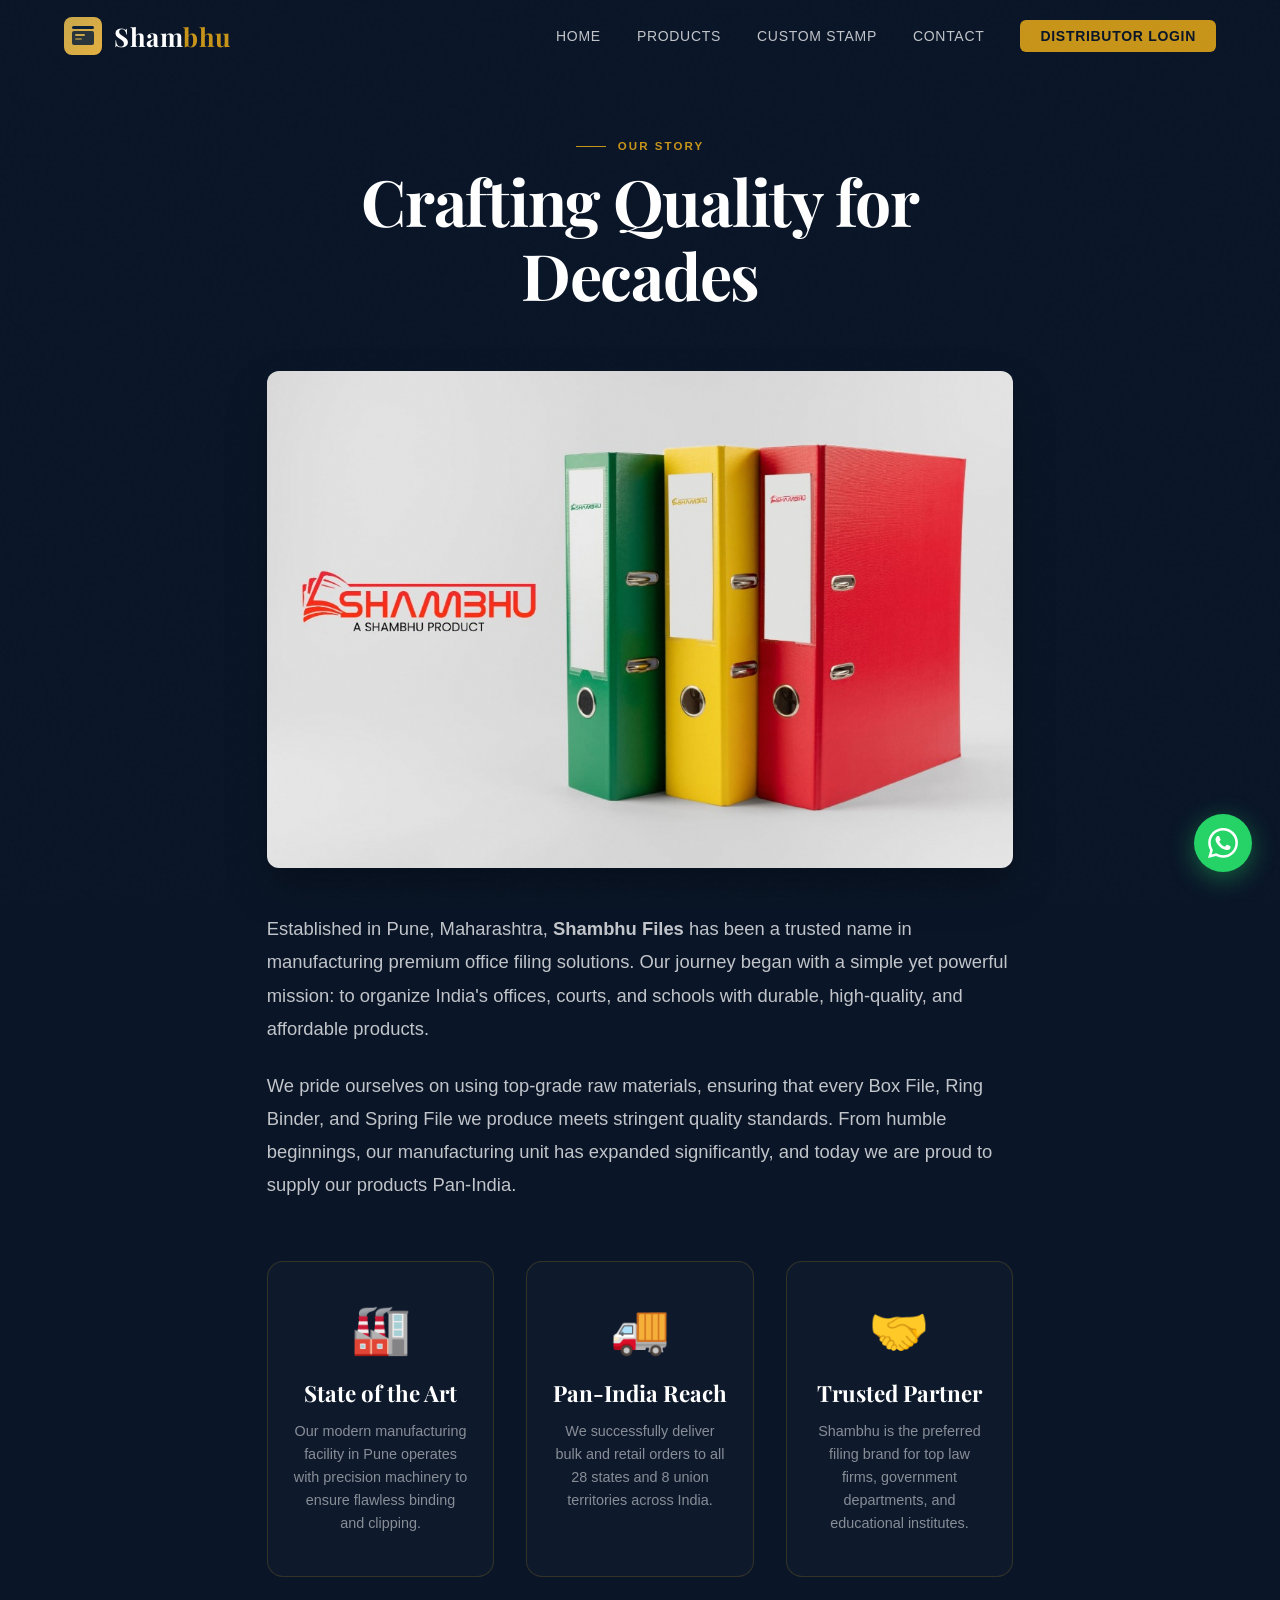
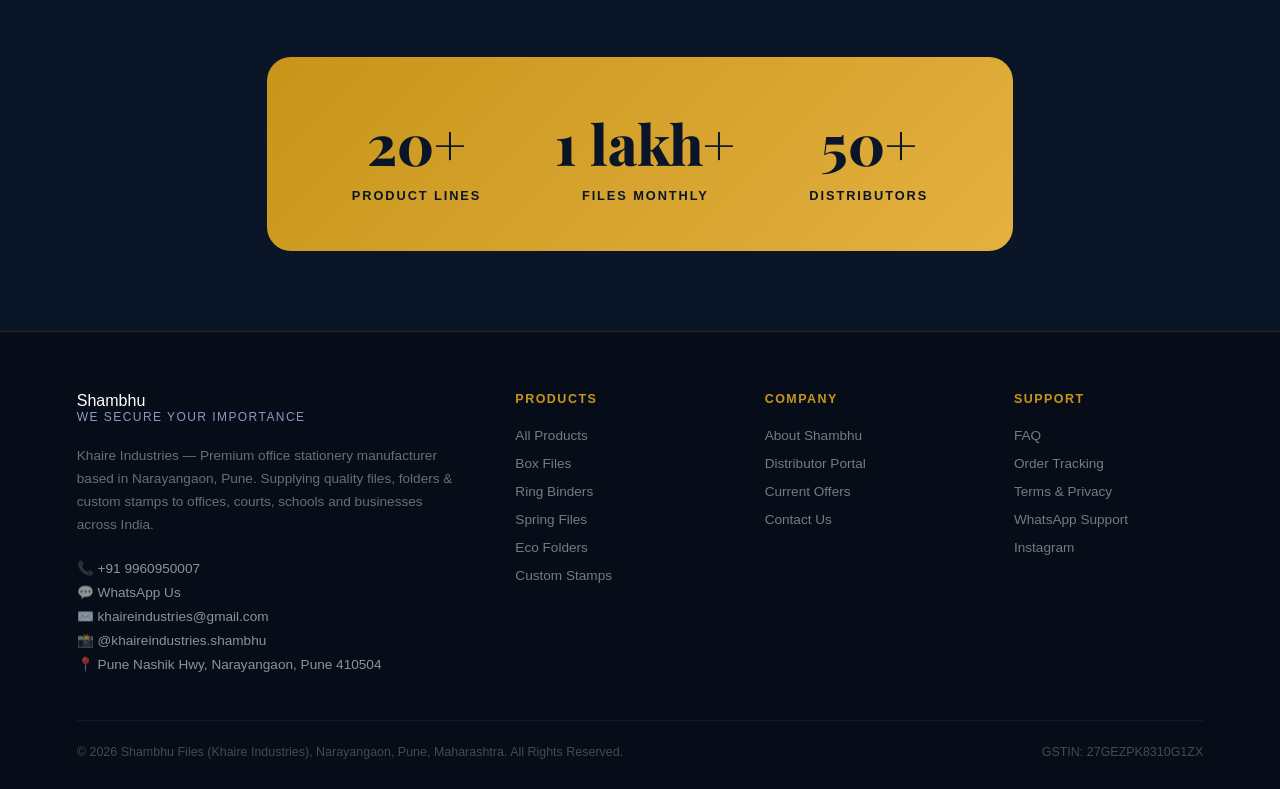
<file: about.html>
<!doctype html>
<html lang="en">
  <head>
    <meta charset="UTF-8" />
    <meta name="viewport" content="width=device-width, initial-scale=1.0" />
    <title>About Us | Shambhu — Premium Office Files</title>
    <link
      href="https://fonts.googleapis.com/css2?family=Playfair+Display:wght@400;600;700;800&family=Inter:wght@300;400;500;600;700&display=swap"
      rel="stylesheet"
    />
    <link rel="stylesheet" href="assets/css/global.css" />
    <link rel="stylesheet" href="assets/css/responsive.css" />
    <style>
      .about-layout {
        max-width: 900px;
        margin: 0 auto;
        padding: 140px 6% 80px;
      }
      .story-text {
        font-size: 1.15rem;
        line-height: 1.8;
        color: rgba(255, 255, 255, 0.75);
        margin-bottom: 24px;
      }
      .values-grid {
        display: grid;
        grid-template-columns: repeat(3, 1fr);
        gap: 32px;
        margin-top: 60px;
        text-align: center;
      }
      .value-card {
        background: rgba(255, 255, 255, 0.02);
        border: 1px solid var(--border);
        border-radius: 16px;
        padding: 40px 24px;
        transition: transform 0.3s;
      }
      .value-card:hover {
        transform: translateY(-10px);
        border-color: var(--gold);
      }
      .value-icon {
        font-size: 3rem;
        margin-bottom: 20px;
      }
      .value-title {
        font-family: "Playfair Display", serif;
        font-size: 1.4rem;
        font-weight: 700;
        margin-bottom: 12px;
      }
      .value-desc {
        font-size: 0.9rem;
        color: rgba(255, 255, 255, 0.5);
        line-height: 1.6;
      }
      .stats-banner {
        background: linear-gradient(135deg, var(--gold), var(--gold-light));
        border-radius: 24px;
        padding: 48px;
        display: flex;
        justify-content: space-around;
        margin-top: 80px;
      }
      .stat-box {
        text-align: center;
        color: var(--navy);
      }
      .stat-num {
        font-family: "Playfair Display", serif;
        font-size: 3.5rem;
        font-weight: 800;
        margin-bottom: 8px;
      }
      .stat-label {
        font-size: 0.8rem;
        text-transform: uppercase;
        letter-spacing: 0.15em;
        font-weight: 700;
      }
      @media (max-width: 768px) {
        .values-grid {
          grid-template-columns: 1fr;
        }
        .stats-banner {
          flex-direction: column;
          gap: 40px;
        }
      }
    </style>
  </head>
  <body>
    <nav id="navbar" class="scrolled">
      <a class="nav-logo" href="index.html">
        <svg
          class="nav-logo-svg"
          viewBox="0 0 38 38"
          fill="none"
          xmlns="http://www.w3.org/2000/svg"
        >
          <rect width="38" height="38" rx="8" fill="url(#lg)" />
          <rect x="8" y="9" width="22" height="3" rx="1.5" fill="#0B1F3A" />
          <rect
            x="8"
            y="14"
            width="22"
            height="14"
            rx="2"
            fill="#0B1F3A"
            opacity="0.85"
          />
          <rect x="11" y="17" width="10" height="2" rx="1" fill="#C9A84C" />
          <rect
            x="11"
            y="21"
            width="7"
            height="2"
            rx="1"
            fill="#C9A84C"
            opacity="0.6"
          />
          <defs>
            <linearGradient
              id="lg"
              x1="0"
              y1="0"
              x2="38"
              y2="38"
              gradientUnits="userSpaceOnUse"
            >
              <stop stop-color="#C9A84C" />
              <stop offset="1" stop-color="#E4B040" />
            </linearGradient>
          </defs>
        </svg>
        <span class="nav-logo-text">Sham<span>bhu</span></span>
      </a>
      <ul class="nav-links">
        <li><a href="index.html">Home</a></li>
        <li><a href="products.html">Products</a></li>
        <li><a href="stamp.html">Custom Stamp</a></li>
        <li><a href="contact.html">Contact</a></li>
        <li>
          <a href="distributor.html" class="nav-cta">Distributor Login</a>
        </li>
      </ul>
      <button class="hamburger" onclick="toggleMobile()" aria-label="Open menu">
        <span></span><span></span><span></span>
      </button>
    </nav>

    <div class="mobile-menu" id="mobileMenu">
      <button class="mobile-close" onclick="toggleMobile()">✕</button>
      <a href="index.html" onclick="toggleMobile()">Home</a>
      <a href="products.html" onclick="toggleMobile()">Products</a>
      <a href="stamp.html" onclick="toggleMobile()">Custom Stamp</a>
      <a href="distributor.html" onclick="toggleMobile()">Distributor</a>
      <a href="about.html" onclick="toggleMobile()">About</a>
      <a href="contact.html" onclick="toggleMobile()">Contact</a>
      <a href="offers.html" onclick="toggleMobile()">Offers</a>
    </div>

    <section class="about-layout">
      <div style="text-align: center; margin-bottom: 60px">
        <div class="section-label reveal" style="justify-content: center">
          Our Story
        </div>
        <h2
          class="section-title reveal reveal-delay-1"
          style="font-size: clamp(2.5rem, 5vw, 4rem)"
        >
          Crafting Quality for Decades
        </h2>
      </div>

      <div class="reveal reveal-delay-2" style="margin-bottom: 40px; text-align: center;">
        <img src="assets/images/shambhu_banner.jpg" alt="Shambhu Box Files" style="width: 100%; max-width: 800px; height: auto; border-radius: 12px; box-shadow: 0 20px 40px rgba(0,0,0,0.3);">
      </div>

      <p class="story-text reveal reveal-delay-2">
        Established in Pune, Maharashtra,
        <strong>Shambhu Files</strong> has been a trusted name in
        manufacturing premium office filing solutions. Our journey began with a
        simple yet powerful mission: to organize India's offices, courts, and
        schools with durable, high-quality, and affordable products.
      </p>
      <p class="story-text reveal reveal-delay-2">
        We pride ourselves on using top-grade raw materials, ensuring that every
        Box File, Ring Binder, and Spring File we produce meets stringent
        quality standards. From humble beginnings, our manufacturing unit has
        expanded significantly, and today we are proud to supply our products
        Pan-India.
      </p>

      <div class="values-grid">
        <div class="value-card reveal reveal-delay-1">
          <div class="value-icon">🏭</div>
          <h3 class="value-title">State of the Art</h3>
          <p class="value-desc">
            Our modern manufacturing facility in Pune operates with precision
            machinery to ensure flawless binding and clipping.
          </p>
        </div>
        <div class="value-card reveal reveal-delay-2">
          <div class="value-icon">🚚</div>
          <h3 class="value-title">Pan-India Reach</h3>
          <p class="value-desc">
            We successfully deliver bulk and retail orders to all 28 states and
            8 union territories across India.
          </p>
        </div>
        <div class="value-card reveal reveal-delay-3">
          <div class="value-icon">🤝</div>
          <h3 class="value-title">Trusted Partner</h3>
          <p class="value-desc">
            Shambhu is the preferred filing brand for top law firms, government
            departments, and educational institutes.
          </p>
        </div>
      </div>

      <div class="stats-banner reveal">
        <div class="stat-box">
          <div class="stat-num">20+</div>
          <div class="stat-label">Product Lines</div>
        </div>
        <div class="stat-box">
          <div class="stat-num">1 lakh+</div>
          <div class="stat-label">Files Monthly</div>
        </div>
        <div class="stat-box">
          <div class="stat-num">50+</div>
          <div class="stat-label">Distributors</div>
        </div>
      </div>
    </section>

    <a
      class="wa-float"
      href="https://wa.me/919960950007?text=Hi%20Shambhu%2C%20I%20want%20to%20enquire%20about%20your%20products!"
      target="_blank"
      title="Chat on WhatsApp"
      aria-label="WhatsApp"
    >
      <svg viewBox="0 0 24 24" xmlns="http://www.w3.org/2000/svg">
        <path
          d="M17.472 14.382c-.297-.149-1.758-.867-2.03-.967-.273-.099-.471-.148-.67.15-.197.297-.767.966-.94 1.164-.173.199-.347.223-.644.075-.297-.15-1.255-.463-2.39-1.475-.883-.788-1.48-1.761-1.653-2.059-.173-.297-.018-.458.13-.606.134-.133.298-.347.446-.52.149-.174.198-.298.298-.497.099-.198.05-.371-.025-.52-.075-.149-.669-1.612-.916-2.207-.242-.579-.487-.5-.669-.51-.173-.008-.371-.01-.57-.01-.198 0-.52.074-.792.372-.272.297-1.04 1.016-1.04 2.479 0 1.462 1.065 2.875 1.213 3.074.149.198 2.096 3.2 5.077 4.487.709.306 1.262.489 1.694.625.712.227 1.36.195 1.871.118.571-.085 1.758-.719 2.006-1.413.248-.694.248-1.289.173-1.413-.074-.124-.272-.198-.57-.347m-5.421 7.403h-.004a9.87 9.87 0 01-5.031-1.378l-.361-.214-3.741.982.998-3.648-.235-.374a9.86 9.86 0 01-1.51-5.26c.001-5.45 4.436-9.884 9.888-9.884 2.64 0 5.122 1.03 6.988 2.898a9.825 9.825 0 012.893 6.994c-.003 5.45-4.437 9.884-9.885 9.884m8.413-18.297A11.815 11.815 0 0012.05 0C5.495 0 .16 5.335.157 11.892c0 2.096.547 4.142 1.588 5.945L.057 24l6.305-1.654a11.882 11.882 0 005.683 1.448h.005c6.554 0 11.89-5.335 11.893-11.893a11.821 11.821 0 00-3.48-8.413Z"
        />
      </svg>
    </a>

    <footer>
      <div class="footer-grid">
        <div>
          <div class="footer-brand-name">Sham<span>bhu</span></div>
          <div class="footer-tagline">We Secure Your Importance</div>
          <div class="footer-desc">
            Khaire Industries — Premium office stationery manufacturer based in
            Narayangaon, Pune. Supplying quality files, folders &amp; custom
            stamps to offices, courts, schools and businesses across India.
          </div>
          <div class="footer-contact">
            <a href="tel:+919960950007">📞 +91 9960950007</a>
            <a href="https://wa.me/919960950007" target="_blank"
              >💬 WhatsApp Us</a
            >
            <a href="mailto:khaireindustries@gmail.com"
              >✉️ khaireindustries@gmail.com</a
            >
            <a
              href="https://www.instagram.com/khaireindustries.shambhu"
              target="_blank"
              >📸 @khaireindustries.shambhu</a
            >
            <a href="#" style="cursor: default; pointer-events: none"
              >📍 Pune Nashik Hwy, Narayangaon, Pune 410504</a
            >
          </div>
        </div>
        <div class="footer-col">
          <h4>Products</h4>
          <ul>
            <li><a href="products.html">All Products</a></li>
            <li><a href="products.html">Box Files</a></li>
            <li><a href="products.html">Ring Binders</a></li>
            <li><a href="products.html">Spring Files</a></li>
            <li><a href="products.html">Eco Folders</a></li>
            <li><a href="stamp.html">Custom Stamps</a></li>
          </ul>
        </div>
        <div class="footer-col">
          <h4>Company</h4>
          <ul>
            <li><a href="about.html">About Shambhu</a></li>
            <li><a href="distributor.html">Distributor Portal</a></li>
            <li><a href="offers.html">Current Offers</a></li>
            <li><a href="contact.html">Contact Us</a></li>
          </ul>
        </div>
        <div class="footer-col">
          <h4>Support</h4>
          <ul>
            <li><a href="faq.html">FAQ</a></li>
            <li><a href="tracking.html">Order Tracking</a></li>
            <li><a href="terms.html">Terms &amp; Privacy</a></li>
            <li>
              <a href="https://wa.me/919960950007" target="_blank"
                >WhatsApp Support</a
              >
            </li>
            <li>
              <a
                href="https://www.instagram.com/khaireindustries.shambhu"
                target="_blank"
                >Instagram</a
              >
            </li>
          </ul>
        </div>
      </div>
      <div class="footer-bottom">
        <p>
          © 2026 Shambhu Files (Khaire Industries), Narayangaon, Pune,
          Maharashtra. All Rights Reserved.
        </p>
        <p class="footer-gstin">GSTIN: 27GEZPK8310G1ZX</p>
      </div>
    </footer>

    <script src="assets/js/main.js"></script>
    <script>
      // Navbar scroll
      window.addEventListener("scroll", () => {
        const n = document.getElementById("navbar");
        if (n) n.classList.toggle("scrolled", window.scrollY > 40);
      });
      // Mobile menu
      function toggleMobile() {
        const m = document.getElementById("mobileMenu");
        if (m) m.classList.toggle("open");
      }
      // Scroll reveal
      const _obs = new IntersectionObserver(
        (entries) => {
          entries.forEach((e) => {
            if (e.isIntersecting) e.target.classList.add("visible");
          });
        },
        { threshold: 0.08 },
      );
      document.querySelectorAll(".reveal").forEach((el) => _obs.observe(el));
    </script>
  </body>
</html>
</file>
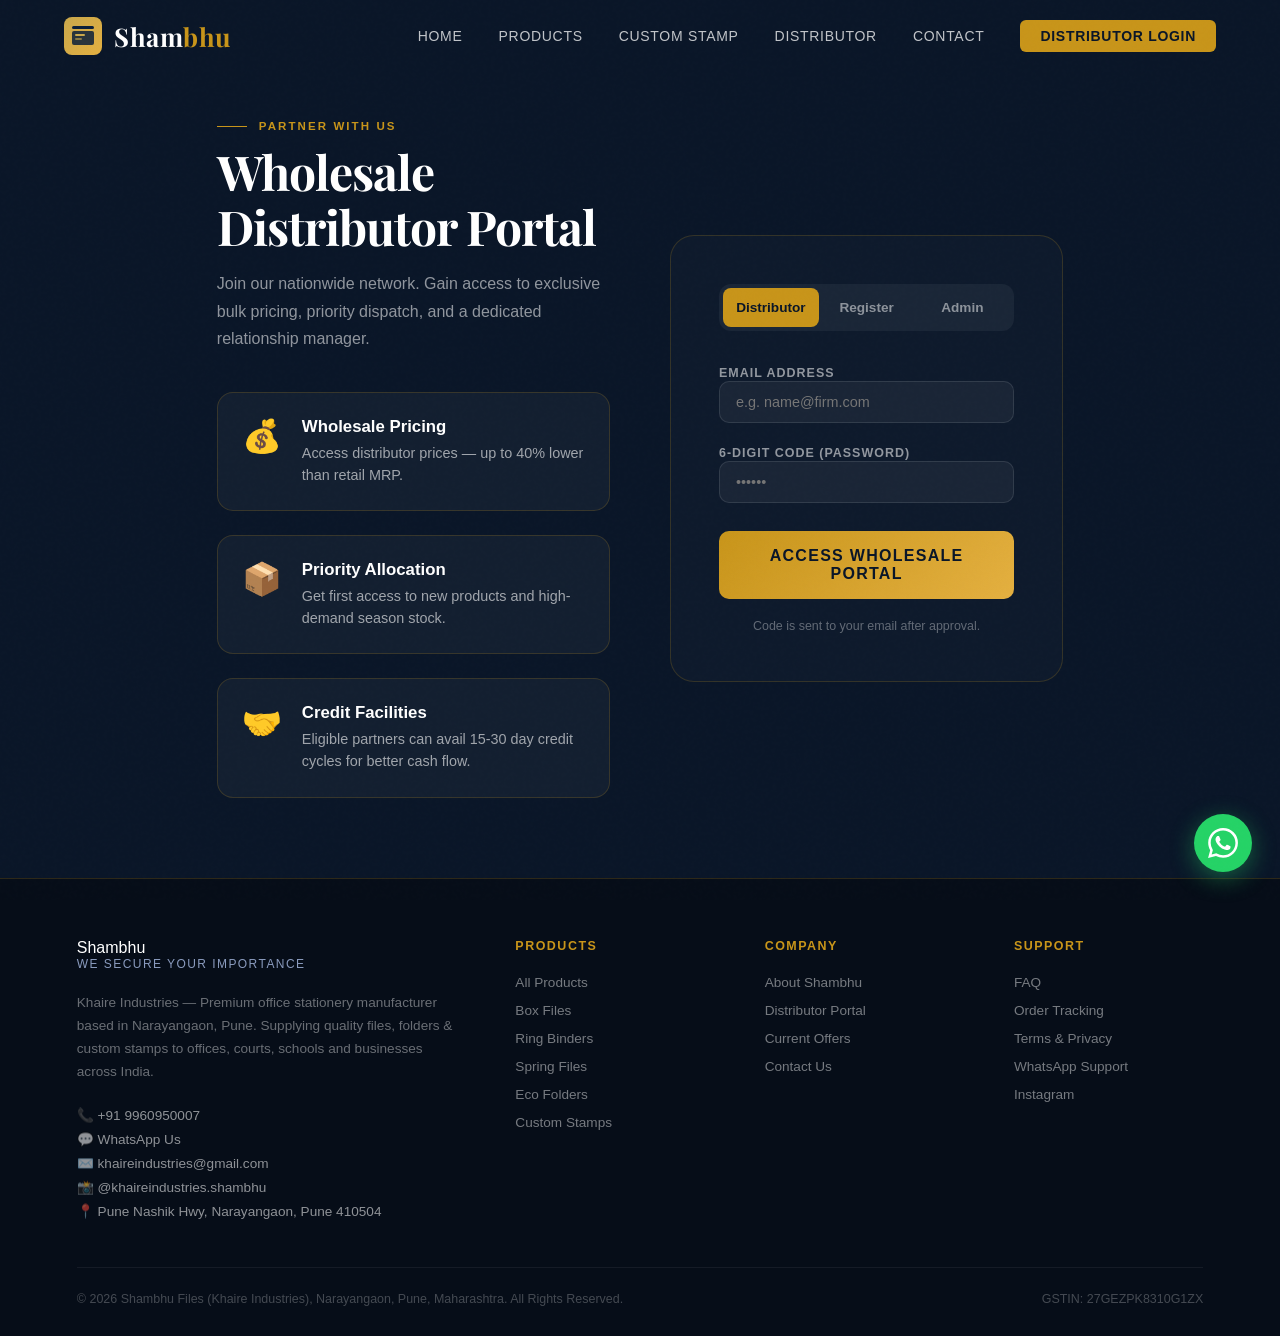
<file: admin.html>
<!DOCTYPE html>
<html lang="en">
<head>
<meta charset="UTF-8">
<meta name="viewport" content="width=device-width, initial-scale=1.0">
<title>Admin Dashboard | Shambhu — Premium Office Files</title>
<link href="https://fonts.googleapis.com/css2?family=Playfair+Display:wght@400;600;700;800&family=Inter:wght@300;400;500;600;700&display=swap" rel="stylesheet">
<link rel="stylesheet" href="assets/css/global.css">
<link rel="stylesheet" href="assets/css/responsive.css">
<script>
  // Protect page immediately
  (function() {
    const user = localStorage.getItem('shambhu_user');
    const role = localStorage.getItem('shambhu_role');
    const expiry = localStorage.getItem('shambhu_auth_expiry');
    if (!user || (role !== 'owner' && role !== 'developer') || !expiry || new Date().getTime() > parseInt(expiry)) {
      localStorage.removeItem('shambhu_user');
      localStorage.removeItem('shambhu_role');
      localStorage.removeItem('shambhu_auth_expiry');
      window.location.href = 'distributor.html?auth=failed';
    }
  })();
</script>
<style>
body { background: #071222; }
.admin-layout { max-width: 1300px; margin: 0 auto; padding: 120px 4% 80px; }
.admin-header { display: flex; justify-content: space-between; align-items: center; margin-bottom: 40px; flex-wrap: wrap; gap: 20px; }
.admin-title { font-family: 'Playfair Display', serif; font-size: 2.2rem; font-weight: 700; color: var(--gold-light); }
.status-pill { background: rgba(37,211,102,0.15); color: #25D366; padding: 6px 16px; border-radius: 20px; font-size: 0.8rem; font-weight: 700; letter-spacing: 0.1em; text-transform: uppercase; border: 1px solid rgba(37,211,102,0.3); }
.kpi-grid { display: grid; grid-template-columns: repeat(4, 1fr); gap: 24px; margin-bottom: 40px; }
.kpi-card { background: rgba(255,255,255,0.02); border: 1px solid var(--border); padding: 24px; border-radius: 16px; }
.kpi-label { font-size: 0.75rem; color: rgba(255,255,255,0.5); text-transform: uppercase; letter-spacing: 0.1em; margin-bottom: 12px; }
.kpi-val { font-family: 'Playfair Display', serif; font-size: 2.2rem; font-weight: 700; }
.panel { background: rgba(255,255,255,0.02); border: 1px solid var(--border); border-radius: 16px; padding: 32px; overflow-x: auto; }
.panel-title { font-family: 'Playfair Display', serif; font-size: 1.5rem; margin-bottom: 24px; }
.table { width: 100%; border-collapse: collapse; min-width: 700px; }
.table th { text-align: left; padding: 16px; border-bottom: 1px solid rgba(255,255,255,0.1); color: rgba(255,255,255,0.5); font-size: 0.8rem; text-transform: uppercase; letter-spacing: 0.05em; }
.table td { padding: 16px; border-bottom: 1px solid rgba(255,255,255,0.05); font-size: 0.95rem; }
.badge-status { padding: 4px 12px; border-radius: 12px; font-size: 0.75rem; font-weight: 600; text-transform: uppercase; }
.bg-warn { background: rgba(241,196,15,0.15); color: #F1C40F; border: 1px solid rgba(241,196,15,0.3); }
.bg-good { background: rgba(46,204,113,0.15); color: #2ECC71; border: 1px solid rgba(46,204,113,0.3); }
.bg-danger { background: rgba(231,76,60,0.15); color: #E74C3C; border: 1px solid rgba(231,76,60,0.3); }
@media(max-width: 1024px){ .kpi-grid { grid-template-columns: repeat(2, 1fr); } }
@media(max-width: 768px){ .kpi-grid { grid-template-columns: 1fr; } .admin-layout { padding-top: 100px; } }
.admin-tabs { display: flex; gap: 8px; margin-bottom: 24px; border-bottom: 1px solid var(--border); overflow-x: auto; padding-bottom: 8px; }
.admin-tab { background: transparent; border: none; color: rgba(255,255,255,0.5); padding: 12px 24px; font-size: 0.95rem; font-weight: 600; cursor: pointer; transition: all 0.2s; white-space: nowrap; border-radius: 8px 8px 0 0; }
.admin-tab:hover { color: var(--white); background: rgba(255,255,255,0.05); }
.admin-tab.active { color: var(--gold); border-bottom: 2px solid var(--gold); }
.admin-tab-content { display: none; }
.admin-tab-content.active { display: block; }
.hidden { display: none !important; }
</style>
</head>
<body>

<nav id="navbar" class="scrolled">
  <a class="nav-logo" href="index.html">
    <svg class="nav-logo-svg" viewBox="0 0 38 38" fill="none" xmlns="http://www.w3.org/2000/svg">
      <rect width="38" height="38" rx="8" fill="url(#alg)"/>
      <rect x="8" y="9" width="22" height="3" rx="1.5" fill="#0B1F3A"/>
      <rect x="8" y="14" width="22" height="14" rx="2" fill="#0B1F3A" opacity="0.85"/>
      <rect x="11" y="17" width="10" height="2" rx="1" fill="#C9A84C"/>
      <rect x="11" y="21" width="7" height="2" rx="1" fill="#C9A84C" opacity="0.6"/>
      <defs><linearGradient id="alg" x1="0" y1="0" x2="38" y2="38" gradientUnits="userSpaceOnUse">
        <stop stop-color="#C9A84C"/><stop offset="1" stop-color="#E4B040"/>
      </linearGradient></defs>
    </svg>
    <span class="nav-logo-text">Sham<span>bhu</span></span>
  </a>
  <ul class="nav-links">
    <li><span style="color:rgba(255,255,255,0.4);font-size:0.78rem;letter-spacing:0.1em;text-transform:uppercase;">Admin Dashboard</span></li>
    <li><a href="products.html">Products</a></li>
    <li><a href="stamp.html">Stamps</a></li>
    <li><a href="distributor.html">Portal</a></li>
    <li><a href="index.html" class="nav-cta">← Back to Site</a></li>
  </ul>
</nav>

<section class="admin-layout">
  <div class="admin-header">
    <h1 class="admin-title reveal">Owner Dashboard</h1>
    <span class="status-pill reveal">System Online</span>
  </div>
  
  <div class="admin-tabs reveal">
    <button class="admin-tab active" onclick="switchAdminTab('overview')">Overview</button>
    <button class="admin-tab" onclick="switchAdminTab('products')">Products</button>
    <button class="admin-tab" onclick="switchAdminTab('distributors')">Distributors</button>
    <button class="admin-tab" onclick="switchAdminTab('stamps')">Stamp Orders</button>
    <button class="admin-tab" onclick="switchAdminTab('developer')">Developer</button>
  </div>

  <div class="admin-tab-content active" id="admin-tab-overview">
    <div class="kpi-grid">
      <div class="kpi-card reveal reveal-delay-1">
        <div class="kpi-label">Total Orders (This Month)</div>
        <div class="kpi-val" style="color: var(--gold-light);">142</div>
      </div>
      <div class="kpi-card reveal reveal-delay-2">
        <div class="kpi-label">Pending Registrations</div>
        <div class="kpi-val" style="color: #E74C3C;" id="kpi-pending">0</div>
      </div>
      <div class="kpi-card reveal reveal-delay-3">
        <div class="kpi-label">Active Distributors</div>
        <div class="kpi-val" style="color: #3498DB;" id="kpi-approved">0</div>
      </div>
      <div class="kpi-card reveal reveal-delay-4">
        <div class="kpi-label">Total Products</div>
        <div class="kpi-val" style="color: #2ECC71;" id="kpi-products">0</div>
      </div>
    </div>
    
    <div class="panel reveal">
      <h3 class="panel-title">Recent Orders (Demo Data)</h3>
      <div style="overflow-x: auto;">
        <table class="table">
          <thead>
            <tr>
              <th>Order ID</th>
              <th>Customer / Firm Name</th>
              <th>Order Type</th>
              <th>Amount</th>
              <th>Status</th>
            </tr>
          </thead>
          <tbody>
            <tr>
              <td style="font-family: monospace; color: var(--gold);">SHB9921</td>
              <td>Ramesh Trading Co.</td>
              <td>Wholesale (Box Files)</td>
              <td>₹14,500</td>
              <td><span class="badge-status bg-warn">Processing</span></td>
            </tr>
            <tr>
              <td style="font-family: monospace; color: var(--gold);">SHB9920</td>
              <td>Adv. Suresh Deshmukh</td>
              <td>Custom Pre-Ink Stamp</td>
              <td>₹349</td>
              <td><span class="badge-status bg-warn">Awaiting Design</span></td>
            </tr>
            <tr>
              <td style="font-family: monospace; color: var(--gold);">SHB9919</td>
              <td>Pune High School</td>
              <td>Retail (Exam Pads)</td>
              <td>₹3,750</td>
              <td><span class="badge-status bg-good">Shipped</span></td>
            </tr>
          </tbody>
        </table>
      </div>
    </div>
  </div>

  <div class="admin-tab-content" id="admin-tab-products">
    <div class="panel reveal">
      <div style="display:flex; justify-content:space-between; align-items:center; margin-bottom:24px;">
        <h3 class="panel-title" style="margin-bottom:0;">Product Management</h3>
        <button onclick="document.getElementById('addProductForm').classList.toggle('hidden')" class="nav-cta" style="border:none; cursor:pointer;">+ Add New Product</button>
      </div>
      
      <div id="addProductForm" class="hidden" style="background: rgba(0,0,0,0.2); padding:20px; border-radius:12px; border:1px solid rgba(255,255,255,0.05); margin-bottom:24px;">
        <form onsubmit="submitNewProduct(event)" class="form-group" style="gap:16px;">
          <div style="display:grid; grid-template-columns:1fr 1fr; gap:16px;">
            <div><label class="form-label">Name</label><input type="text" class="form-input" required id="np_name"></div>
            <div><label class="form-label">Category</label><input type="text" class="form-input" required id="np_cat" placeholder="e.g. Box Files"></div>
            <div><label class="form-label">Retail Price (₹)</label><input type="text" class="form-input" required id="np_price"></div>
            <div><label class="form-label">Wholesale Price (₹)</label><input type="text" class="form-input" required id="np_wholesale"></div>
            <div><label class="form-label">MOQ</label><input type="text" class="form-input" required id="np_moq" placeholder="e.g. 50 pcs"></div>
            <div><label class="form-label">Visibility</label>
              <select class="form-input" id="np_visibility">
                <option value="all">All (Retail & Wholesale)</option>
                <option value="retail">Retail Only</option>
                <option value="wholesale">Wholesale Only</option>
              </select>
            </div>
            <div style="grid-column: span 2;">
              <label class="form-label">Product Image (Upload or Type Path)</label>
              <div style="display: flex; gap: 8px;">
                <input type="text" class="form-input" id="np_icon" value="📦" placeholder="assets/images/image.jpg or Emoji" style="flex: 1;">
                <input type="file" class="form-input" accept="image/png, image/jpeg, image/webp" onchange="encodeImageFileAsURL(this, 'np_icon')" style="flex: 1;">
              </div>
              <p style="font-size: 0.75rem; color: rgba(255,255,255,0.4); margin-top: 4px;">Type a path like <code>assets/images/file.jpg</code> OR upload a file directly.</p>
            </div>
            <div style="grid-column: span 2;">
              <label class="form-label">Description</label>
              <textarea class="form-input" id="np_desc" rows="3" placeholder="Enter product details..."></textarea>
            </div>
          </div>
          <button type="submit" class="form-submit" style="width:auto; margin-top:8px;">Save Product</button>
        </form>
      </div>

      <div style="overflow-x: auto;">
        <table class="table">
          <thead>
            <tr>
              <th>ID</th>
              <th>Product Image/Icon</th>
              <th>Product Name</th>
              <th>Category</th>
              <th>Visibility</th>
              <th>Retail (₹)</th>
              <th>Wholesale (₹)</th>
              <th>Action</th>
            </tr>
          </thead>
          <tbody id="adminProductsList">
            <!-- JS populated -->
          </tbody>
        </table>
      </div>
    </div>
  </div>

  <div class="admin-tab-content" id="admin-tab-distributors">
    <div class="panel reveal">
      <h3 class="panel-title" style="color:#E74C3C;">Pending Requests</h3>
      <div style="overflow-x: auto;">
        <table class="table">
          <thead>
            <tr>
              <th>Firm Name</th>
              <th>Contact Person</th>
              <th>Email</th>
              <th>Phone / City</th>
              <th>Action</th>
            </tr>
          </thead>
          <tbody id="adminPendingList">
            <!-- JS populated -->
          </tbody>
        </table>
      </div>
    </div>
    
    <div class="panel reveal" style="margin-top:24px;">
      <div style="display:flex; justify-content:space-between; align-items:center; margin-bottom:24px;">
        <h3 class="panel-title" style="color:#2ECC71; margin-bottom:0;">Approved Distributors</h3>
        <button onclick="document.getElementById('addDistributorForm').classList.toggle('hidden')" class="nav-cta" style="border:none; cursor:pointer;">+ Manually Add Distributor</button>
      </div>

      <div id="addDistributorForm" class="hidden" style="background: rgba(0,0,0,0.2); padding:20px; border-radius:12px; border:1px solid rgba(255,255,255,0.05); margin-bottom:24px;">
        <form onsubmit="submitManualDistributor(event)" class="form-group" style="gap:16px;">
          <div style="display:grid; grid-template-columns:1fr 1fr; gap:16px;">
            <div><label class="form-label">Firm Name</label><input type="text" class="form-input" required id="nd_firm"></div>
            <div><label class="form-label">Contact Person</label><input type="text" class="form-input" required id="nd_person"></div>
            <div><label class="form-label">Email</label><input type="email" class="form-input" required id="nd_email"></div>
            <div><label class="form-label">Phone</label><input type="text" class="form-input" required id="nd_phone"></div>
            <div><label class="form-label">City</label><input type="text" class="form-input" required id="nd_city"></div>
            <div><label class="form-label">Assign Password</label><input type="text" class="form-input" required id="nd_password" placeholder="e.g. 123456"></div>
          </div>
          <button type="submit" class="form-submit" style="width:auto; margin-top:8px;">Add Distributor</button>
        </form>
      </div>

      <div style="overflow-x: auto;">
        <table class="table">
          <thead>
            <tr>
              <th>Firm Name</th>
              <th>Contact Person</th>
              <th>Email</th>
              <th>Password (Code)</th>
              <th>Action</th>
            </tr>
          </thead>
          <tbody id="adminApprovedList">
            <!-- JS populated -->
          </tbody>
        </table>
      </div>
    </div>
  </div>

  <div class="admin-tab-content" id="admin-tab-stamps">
    <div class="panel reveal">
      <h3 class="panel-title">Custom Stamp Orders</h3>
      <p style="color:rgba(255,255,255,0.6); margin-bottom:20px;">Manage and track all custom stamp manufacturing requests here.</p>
      <div style="overflow-x: auto;">
        <table class="table">
          <thead>
            <tr>
              <th>Order ID</th>
              <th>Customer Info</th>
              <th>Details</th>
              <th>Design File</th>
              <th>Status</th>
            </tr>
          </thead>
          <tbody id="adminStampOrdersList">
             <tr>
              <td style="font-family: monospace; color: var(--gold);">STP1001</td>
              <td>Rajesh Kumar <br><small>+91 9960950007</small></td>
              <td>Medium (40x60mm) <br><small>Ink: Blue | Qty: 1</small></td>
              <td><a href="#" style="color:#3498DB;">logo_final.pdf</a></td>
              <td><span class="badge-status bg-warn">Awaiting Confirmation</span></td>
            </tr>
          </tbody>
        </table>
      </div>
    </div>
  </div>

  <div class="admin-tab-content" id="admin-tab-developer">
    <div class="panel reveal">
      <h3 class="panel-title">Developer Controls</h3>
      <p style="color:rgba(255,255,255,0.6); margin-bottom:20px;">Raw system tools and local storage controls. Dangerous actions.</p>
      
      <div style="display:flex; gap:16px; flex-wrap:wrap;">
        <button onclick="if(confirm('Reset all products to default?')) { localStorage.removeItem('shambhu_products'); location.reload(); }" class="btn-secondary" style="border:1px solid #E74C3C; color:#E74C3C; background:transparent; padding:10px 20px; border-radius:6px; cursor:pointer;">Reset Products</button>
        <button onclick="if(confirm('Delete all pending registrations?')) { localStorage.removeItem('shambhu_pending'); location.reload(); }" class="btn-secondary" style="border:1px solid #E74C3C; color:#E74C3C; background:transparent; padding:10px 20px; border-radius:6px; cursor:pointer;">Clear Pending</button>
        <button onclick="if(confirm('Delete all approved distributors?')) { localStorage.removeItem('shambhu_approved'); location.reload(); }" class="btn-secondary" style="border:1px solid #E74C3C; color:#E74C3C; background:transparent; padding:10px 20px; border-radius:6px; cursor:pointer;">Clear Approved</button>
      </div>
    </div>
  </div>
</section>

<!-- EDIT PRODUCT MODAL -->
<div class="modal-overlay" id="editProductModal">
  <div class="modal" style="text-align:left; max-width:600px;">
    <button class="modal-close" onclick="document.getElementById('editProductModal').classList.remove('open')">✕</button>
    <h3 style="font-family:'Playfair Display',serif;font-size:1.6rem;margin-bottom:16px;">Edit Product</h3>
    <form onsubmit="saveEditedProduct(event)" class="form-group" style="gap:16px;">
      <input type="hidden" id="ep_id">
      <div style="display:grid; grid-template-columns:1fr 1fr; gap:16px;">
        <div><label class="form-label">Name</label><input type="text" class="form-input" required id="ep_name"></div>
        <div><label class="form-label">Category</label><input type="text" class="form-input" required id="ep_cat"></div>
        <div><label class="form-label">Retail Price (₹)</label><input type="text" class="form-input" required id="ep_price"></div>
        <div><label class="form-label">Wholesale Price (₹)</label><input type="text" class="form-input" required id="ep_wholesale"></div>
        <div><label class="form-label">MOQ</label><input type="text" class="form-input" required id="ep_moq"></div>
        <div><label class="form-label">Visibility</label>
          <select class="form-input" id="ep_visibility">
            <option value="all">All (Retail & Wholesale)</option>
            <option value="retail">Retail Only</option>
            <option value="wholesale">Wholesale Only</option>
          </select>
        </div>
        <div style="grid-column: span 2;">
          <label class="form-label">Product Image (Upload or Type Path)</label>
          <div style="display: flex; gap: 8px;">
            <input type="text" class="form-input" id="ep_icon" placeholder="assets/images/image.jpg or Emoji" style="flex: 1;">
            <input type="file" class="form-input" accept="image/png, image/jpeg, image/webp" onchange="encodeImageFileAsURL(this, 'ep_icon')" style="flex: 1;">
          </div>
        </div>
        <div style="grid-column: span 2;">
          <label class="form-label">Description</label>
          <textarea class="form-input" id="ep_desc" rows="3" placeholder="Enter product details..."></textarea>
        </div>
      </div>
      <button type="submit" class="form-submit" style="margin-top:16px;">Save Changes</button>
    </form>
  </div>
</div>

<!-- GALLERY MANAGER MODAL -->
<div class="modal-overlay" id="galleryModal">
  <div class="modal" style="text-align:left; max-width:700px;">
    <button class="modal-close" onclick="document.getElementById('galleryModal').classList.remove('open')">✕</button>
    <h3 style="font-family:'Playfair Display',serif;font-size:1.6rem;margin-bottom:16px;">Manage Gallery: <span id="gm_product_name" style="color:var(--gold);"></span></h3>
    <input type="hidden" id="gm_product_id">
    
    <div style="background: rgba(0,0,0,0.2); padding: 16px; border-radius: 8px; margin-bottom: 24px; border: 1px solid rgba(255,255,255,0.05);">
      <label class="form-label" style="display:block; margin-bottom:8px;">Add New Photo</label>
      <input type="file" class="form-input" accept="image/png, image/jpeg, image/webp" onchange="addGalleryImage(this)">
      <p style="font-size: 0.75rem; color: rgba(255,255,255,0.4); margin-top: 4px;">Upload a file to add it to this product's gallery.</p>
    </div>

    <div id="gm_images_container" style="display: grid; grid-template-columns: repeat(auto-fill, minmax(120px, 1fr)); gap: 16px;">
      <!-- JS populated with existing gallery images -->
    </div>
  </div>
</div>

<script src="assets/js/main.js"></script>
<script>
  const _obs = new IntersectionObserver((entries) => {
    entries.forEach(e => { if (e.isIntersecting) e.target.classList.add('visible'); });
  }, { threshold: 0.08 });
  document.querySelectorAll('.reveal').forEach(el => _obs.observe(el));
</script>
</body>
</html>
</file>
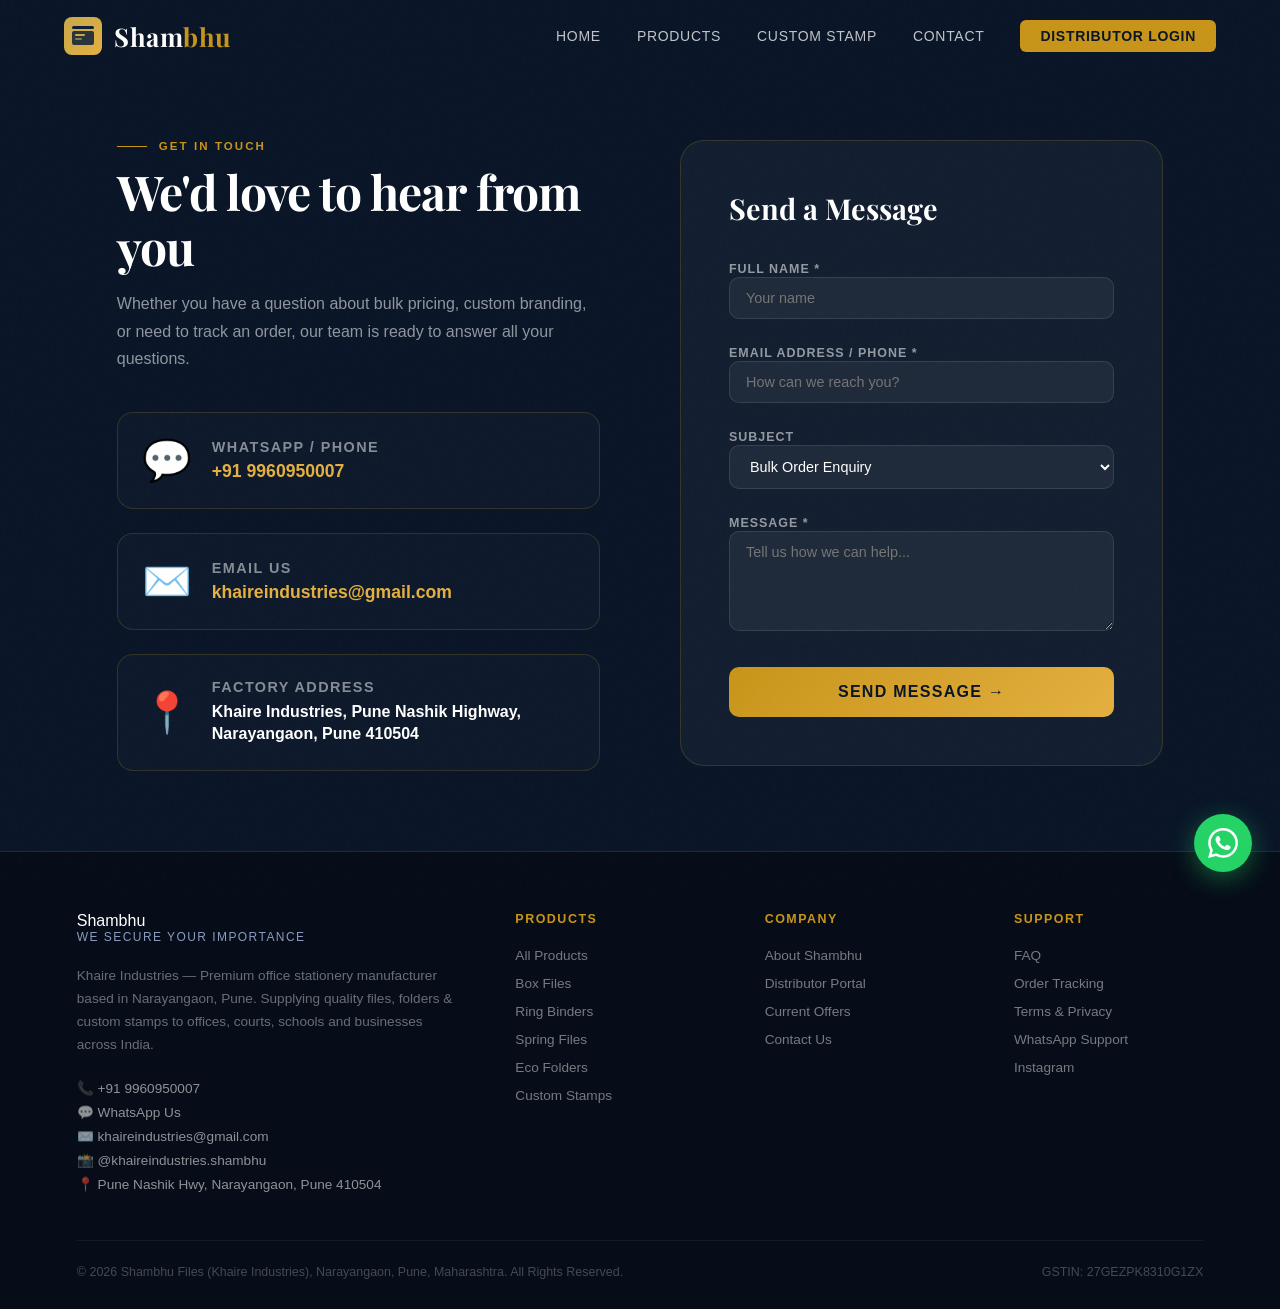
<file: contact.html>
<!doctype html>
<html lang="en">
  <head>
    <meta charset="UTF-8" />
    <meta name="viewport" content="width=device-width, initial-scale=1.0" />
    <title>Contact Us | Shambhu — Premium Office Files</title>
    <link
      href="https://fonts.googleapis.com/css2?family=Playfair+Display:wght@400;600;700;800&family=Inter:wght@300;400;500;600;700&display=swap"
      rel="stylesheet"
    />
    <link rel="stylesheet" href="assets/css/global.css" />
    <link rel="stylesheet" href="assets/css/responsive.css" />
    <style>
      .contact-layout {
        max-width: 1200px;
        margin: 0 auto;
        padding: 140px 6% 80px;
        display: grid;
        grid-template-columns: 1fr 1fr;
        gap: 80px;
        align-items: start;
      }
      .contact-info {
        display: flex;
        flex-direction: column;
        gap: 24px;
        margin-top: 40px;
      }
      .info-card {
        background: rgba(255, 255, 255, 0.02);
        border: 1px solid var(--border);
        border-radius: 16px;
        padding: 24px;
        display: flex;
        gap: 20px;
        align-items: center;
        transition: all 0.3s;
        text-decoration: none;
        color: var(--white);
      }
      .info-card:hover {
        transform: translateY(-5px);
        border-color: var(--gold);
        background: rgba(201, 168, 76, 0.05);
      }
      .info-icon {
        font-size: 2.5rem;
      }
      .info-text h4 {
        font-size: 0.9rem;
        text-transform: uppercase;
        letter-spacing: 0.1em;
        color: rgba(255, 255, 255, 0.5);
        margin-bottom: 6px;
      }
      .info-text p {
        font-size: 1.1rem;
        font-weight: 600;
        color: var(--gold-light);
      }
      .contact-form-box {
        background: var(--card-bg);
        border: 1px solid var(--border);
        border-radius: 24px;
        padding: 48px;
      }
      @media (max-width: 900px) {
        .contact-layout {
          grid-template-columns: 1fr;
        }
        .contact-form-box {
          padding: 32px;
        }
      }
    </style>
  </head>
  <body>
    <nav id="navbar" class="scrolled">
      <a class="nav-logo" href="index.html">
        <svg
          class="nav-logo-svg"
          viewBox="0 0 38 38"
          fill="none"
          xmlns="http://www.w3.org/2000/svg"
        >
          <rect width="38" height="38" rx="8" fill="url(#lg)" />
          <rect x="8" y="9" width="22" height="3" rx="1.5" fill="#0B1F3A" />
          <rect
            x="8"
            y="14"
            width="22"
            height="14"
            rx="2"
            fill="#0B1F3A"
            opacity="0.85"
          />
          <rect x="11" y="17" width="10" height="2" rx="1" fill="#C9A84C" />
          <rect
            x="11"
            y="21"
            width="7"
            height="2"
            rx="1"
            fill="#C9A84C"
            opacity="0.6"
          />
          <defs>
            <linearGradient
              id="lg"
              x1="0"
              y1="0"
              x2="38"
              y2="38"
              gradientUnits="userSpaceOnUse"
            >
              <stop stop-color="#C9A84C" />
              <stop offset="1" stop-color="#E4B040" />
            </linearGradient>
          </defs>
        </svg>
        <span class="nav-logo-text">Sham<span>bhu</span></span>
      </a>
      <ul class="nav-links">
        <li><a href="index.html">Home</a></li>
        <li><a href="products.html">Products</a></li>
        <li><a href="stamp.html">Custom Stamp</a></li>
        <li><a href="contact.html" class="active">Contact</a></li>
        <li><a href="distributor.html" class="nav-cta">Distributor Login</a></li>
      </ul>
      <button class="hamburger" onclick="toggleMobile()" aria-label="Open menu">
        <span></span><span></span><span></span>
      </button>
    </nav>

    <div class="mobile-menu" id="mobileMenu">
      <button class="mobile-close" onclick="toggleMobile()">✕</button>
      <a href="index.html" onclick="toggleMobile()">Home</a>
      <a href="products.html" onclick="toggleMobile()">Products</a>
      <a href="stamp.html" onclick="toggleMobile()">Custom Stamp</a>
      <a href="distributor.html" onclick="toggleMobile()">Distributor</a>
      <a href="about.html" onclick="toggleMobile()">About</a>
      <a href="contact.html" onclick="toggleMobile()">Contact</a>
      <a href="offers.html" onclick="toggleMobile()">Offers</a>
    </div>

    <section class="contact-layout">
      <div>
        <div class="section-label reveal">Get In Touch</div>
        <h2 class="section-title reveal reveal-delay-1">
          We'd love to hear from you
        </h2>
        <p class="section-sub reveal reveal-delay-2">
          Whether you have a question about bulk pricing, custom branding, or
          need to track an order, our team is ready to answer all your
          questions.
        </p>

        <div class="contact-info">
          <a
            href="https://wa.me/919960950007"
            target="_blank"
            class="info-card reveal reveal-delay-1"
          >
            <div class="info-icon">💬</div>
            <div class="info-text">
              <h4>WhatsApp / Phone</h4>
              <p>+91 9960950007</p>
            </div>
          </a>

          <a
            href="mailto:khaireindustries@gmail.com"
            class="info-card reveal reveal-delay-2"
          >
            <div class="info-icon">✉️</div>
            <div class="info-text">
              <h4>Email Us</h4>
              <p>khaireindustries@gmail.com</p>
            </div>
          </a>

          <div class="info-card reveal reveal-delay-3" style="cursor: default">
            <div class="info-icon">📍</div>
            <div class="info-text">
              <h4>Factory Address</h4>
              <p style="font-size: 1rem; line-height: 1.4; color: var(--white)">
                Khaire Industries, Pune Nashik Highway, Narayangaon, Pune 410504
              </p>
            </div>
          </div>
        </div>
      </div>

      <div class="contact-form-box reveal reveal-delay-2">
        <h3
          style="
            font-family: &quot;Playfair Display&quot;, serif;
            font-size: 1.8rem;
            margin-bottom: 32px;
          "
        >
          Send a Message
        </h3>
        <form class="form-group" style="gap: 24px">
          <div>
            <label class="form-label">Full Name *</label>
            <input
              type="text"
              class="form-input"
              placeholder="Your name"
              required
            />
          </div>
          <div>
            <label class="form-label">Email Address / Phone *</label>
            <input
              type="text"
              class="form-input"
              placeholder="How can we reach you?"
              required
            />
          </div>
          <div>
            <label class="form-label">Subject</label>
            <select class="form-select">
              <option>Bulk Order Enquiry</option>
              <option>Custom Stamp Follow-up</option>
              <option>Distributor Registration</option>
              <option>General Support</option>
            </select>
          </div>
          <div>
            <label class="form-label">Message *</label>
            <textarea
              class="form-textarea"
              placeholder="Tell us how we can help..."
              required
            ></textarea>
          </div>
          <button
            type="button"
            class="form-submit"
            onclick="
              alert(
                'Message sent successfully! We will get back to you within 24 hours.',
              )
            "
          >
            Send Message →
          </button>
        </form>
      </div>
    </section>

    <a
      class="wa-float"
      href="https://wa.me/919960950007?text=Hi%20Shambhu%2C%20I%20want%20to%20enquire%20about%20your%20products!"
      target="_blank"
      title="Chat on WhatsApp"
      aria-label="WhatsApp"
    >
      <svg viewBox="0 0 24 24" xmlns="http://www.w3.org/2000/svg">
        <path
          d="M17.472 14.382c-.297-.149-1.758-.867-2.03-.967-.273-.099-.471-.148-.67.15-.197.297-.767.966-.94 1.164-.173.199-.347.223-.644.075-.297-.15-1.255-.463-2.39-1.475-.883-.788-1.48-1.761-1.653-2.059-.173-.297-.018-.458.13-.606.134-.133.298-.347.446-.52.149-.174.198-.298.298-.497.099-.198.05-.371-.025-.52-.075-.149-.669-1.612-.916-2.207-.242-.579-.487-.5-.669-.51-.173-.008-.371-.01-.57-.01-.198 0-.52.074-.792.372-.272.297-1.04 1.016-1.04 2.479 0 1.462 1.065 2.875 1.213 3.074.149.198 2.096 3.2 5.077 4.487.709.306 1.262.489 1.694.625.712.227 1.36.195 1.871.118.571-.085 1.758-.719 2.006-1.413.248-.694.248-1.289.173-1.413-.074-.124-.272-.198-.57-.347m-5.421 7.403h-.004a9.87 9.87 0 01-5.031-1.378l-.361-.214-3.741.982.998-3.648-.235-.374a9.86 9.86 0 01-1.51-5.26c.001-5.45 4.436-9.884 9.888-9.884 2.64 0 5.122 1.03 6.988 2.898a9.825 9.825 0 012.893 6.994c-.003 5.45-4.437 9.884-9.885 9.884m8.413-18.297A11.815 11.815 0 0012.05 0C5.495 0 .16 5.335.157 11.892c0 2.096.547 4.142 1.588 5.945L.057 24l6.305-1.654a11.882 11.882 0 005.683 1.448h.005c6.554 0 11.89-5.335 11.893-11.893a11.821 11.821 0 00-3.48-8.413Z"
        />
      </svg>
    </a>

    <footer>
      <div class="footer-grid">
        <div>
          <div class="footer-brand-name">Sham<span>bhu</span></div>
          <div class="footer-tagline">We Secure Your Importance</div>
          <div class="footer-desc">
            Khaire Industries — Premium office stationery manufacturer based in
            Narayangaon, Pune. Supplying quality files, folders &amp; custom
            stamps to offices, courts, schools and businesses across India.
          </div>
          <div class="footer-contact">
            <a href="tel:+919960950007">📞 +91 9960950007</a>
            <a href="https://wa.me/919960950007" target="_blank"
              >💬 WhatsApp Us</a
            >
            <a href="mailto:khaireindustries@gmail.com"
              >✉️ khaireindustries@gmail.com</a
            >
            <a
              href="https://www.instagram.com/khaireindustries.shambhu"
              target="_blank"
              >📸 @khaireindustries.shambhu</a
            >
            <a href="#" style="cursor: default; pointer-events: none"
              >📍 Pune Nashik Hwy, Narayangaon, Pune 410504</a
            >
          </div>
        </div>
        <div class="footer-col">
          <h4>Products</h4>
          <ul>
            <li><a href="products.html">All Products</a></li>
            <li><a href="products.html">Box Files</a></li>
            <li><a href="products.html">Ring Binders</a></li>
            <li><a href="products.html">Spring Files</a></li>
            <li><a href="products.html">Eco Folders</a></li>
            <li><a href="stamp.html">Custom Stamps</a></li>
          </ul>
        </div>
        <div class="footer-col">
          <h4>Company</h4>
          <ul>
            <li><a href="about.html">About Shambhu</a></li>
            <li><a href="distributor.html">Distributor Portal</a></li>
            <li><a href="offers.html">Current Offers</a></li>
            <li><a href="contact.html">Contact Us</a></li>
          </ul>
        </div>
        <div class="footer-col">
          <h4>Support</h4>
          <ul>
            <li><a href="faq.html">FAQ</a></li>
            <li><a href="tracking.html">Order Tracking</a></li>
            <li><a href="terms.html">Terms &amp; Privacy</a></li>
            <li>
              <a href="https://wa.me/919960950007" target="_blank"
                >WhatsApp Support</a
              >
            </li>
            <li>
              <a
                href="https://www.instagram.com/khaireindustries.shambhu"
                target="_blank"
                >Instagram</a
              >
            </li>
          </ul>
        </div>
      </div>
      <div class="footer-bottom">
        <p>
          © 2026 Shambhu Files (Khaire Industries), Narayangaon, Pune,
          Maharashtra. All Rights Reserved.
        </p>
        <p class="footer-gstin">GSTIN: 27GEZPK8310G1ZX</p>
      </div>
    </footer>

    <script src="assets/js/main.js"></script>
    <script>
      // Navbar scroll
      window.addEventListener("scroll", () => {
        const n = document.getElementById("navbar");
        if (n) n.classList.toggle("scrolled", window.scrollY > 40);
      });
      // Mobile menu
      function toggleMobile() {
        const m = document.getElementById("mobileMenu");
        if (m) m.classList.toggle("open");
      }
      // Scroll reveal
      const _obs = new IntersectionObserver(
        (entries) => {
          entries.forEach((e) => {
            if (e.isIntersecting) e.target.classList.add("visible");
          });
        },
        { threshold: 0.08 },
      );
      document.querySelectorAll(".reveal").forEach((el) => _obs.observe(el));
    </script>
  </body>
</html>
</file>
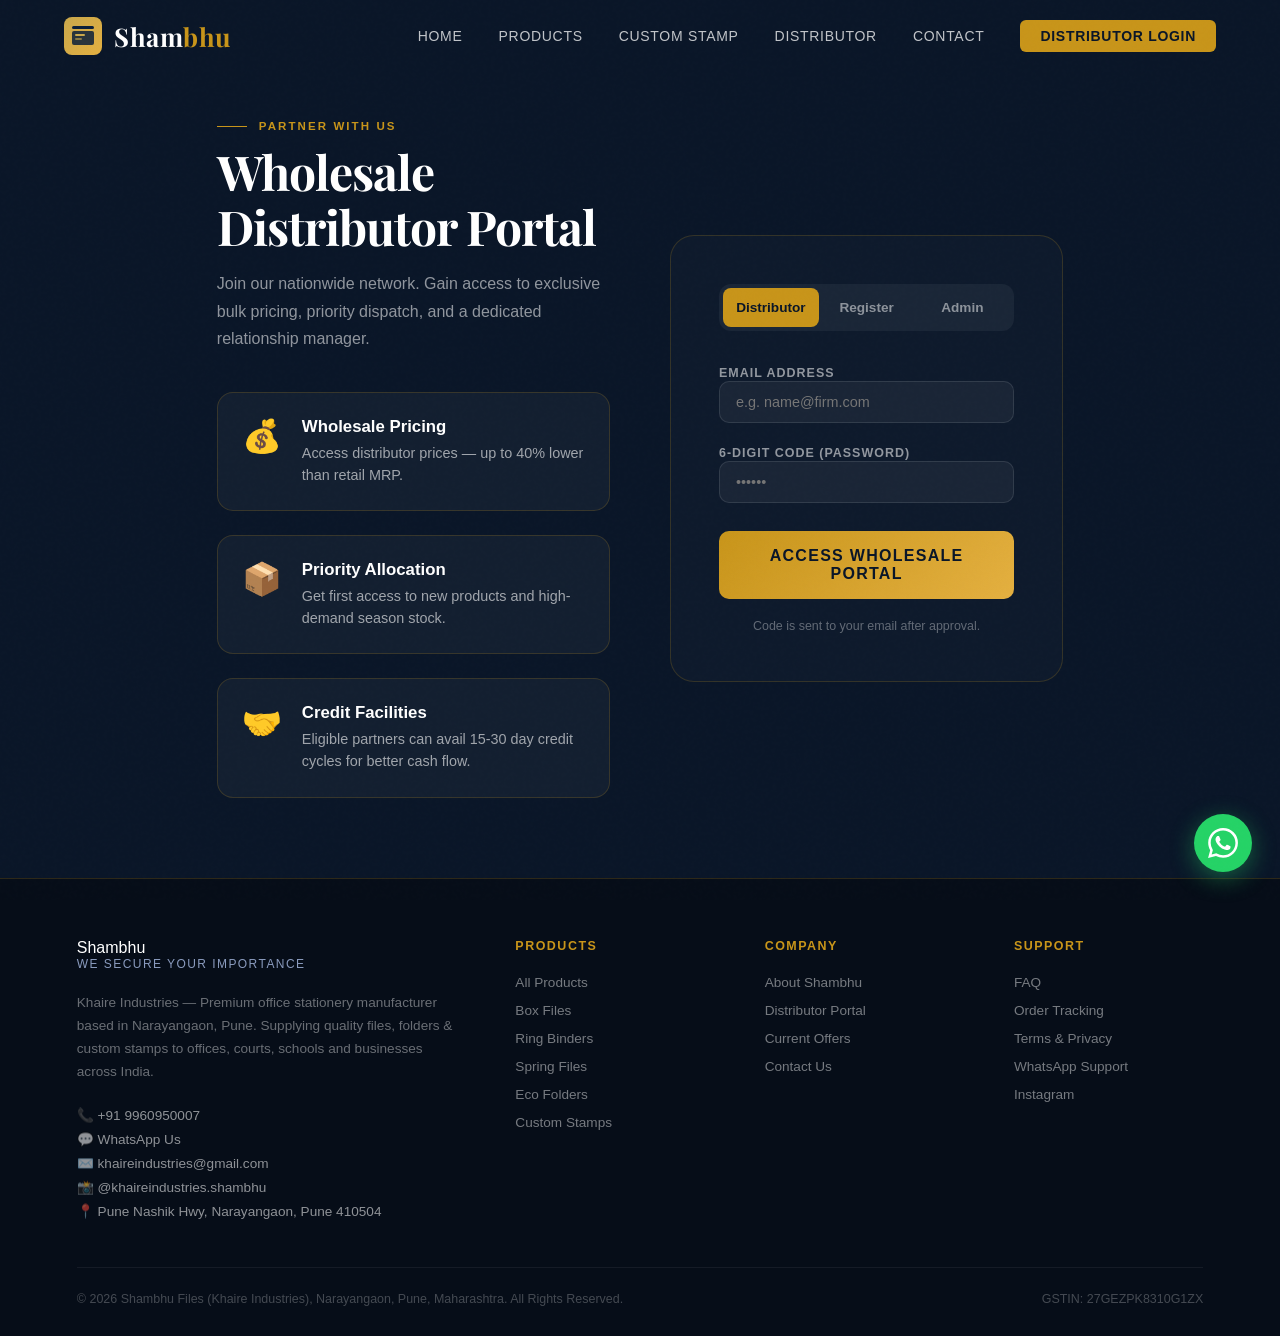
<file: distributor-portal.html>
<!DOCTYPE html>
<html lang="en">
<head>
<meta charset="UTF-8">
<meta name="viewport" content="width=device-width, initial-scale=1.0">
<title>Distributor Portal | Shambhu — Premium Office Files</title>
<link href="https://fonts.googleapis.com/css2?family=Playfair+Display:wght@400;600;700;800&family=Inter:wght@300;400;500;600;700&display=swap" rel="stylesheet">
<link rel="stylesheet" href="assets/css/global.css">
<link rel="stylesheet" href="assets/css/responsive.css">
<script>
  // Protect page immediately
  (function() {
    const distUser = localStorage.getItem('shambhu_dist_user');
    const expiry = localStorage.getItem('shambhu_dist_expiry');
    if (!distUser || !expiry || new Date().getTime() > parseInt(expiry)) {
      localStorage.removeItem('shambhu_dist_user');
      localStorage.removeItem('shambhu_dist_expiry');
      window.location.href = 'distributor.html?auth=failed';
    }
  })();
</script>
<style>
  .portal-header {
    background: linear-gradient(135deg, var(--navy) 0%, var(--navy-mid) 100%);
    padding: 140px 6% 60px;
  }
  .portal-title {
    font-family: 'Playfair Display', serif;
    font-size: clamp(2rem, 4vw, 3rem);
    color: var(--white);
  }
  .wholesale-badge {
    background: rgba(200, 149, 26, 0.15);
    color: var(--gold);
    border: 1px solid rgba(200, 149, 26, 0.3);
    padding: 4px 12px;
    border-radius: 12px;
    font-size: 0.8rem;
    font-weight: 700;
    text-transform: uppercase;
    letter-spacing: 0.05em;
    display: inline-block;
    margin-bottom: 12px;
  }
  .price-block {
    display: flex;
    flex-direction: column;
    margin-top: 16px;
    padding-top: 16px;
    border-top: 1px solid rgba(255,255,255,0.05);
  }
  .retail-price {
    font-size: 0.85rem;
    color: rgba(255,255,255,0.4);
    text-decoration: line-through;
  }
  .wholesale-price {
    font-size: 1.4rem;
    color: var(--gold-light);
    font-weight: 700;
  }
  .order-btn {
    background: #25D366;
    color: white;
    width: 100%;
    padding: 12px;
    border: none;
    border-radius: 8px;
    font-weight: 700;
    cursor: pointer;
    margin-top: 16px;
    transition: background 0.2s;
  }
  .order-btn:hover { background: #1da555; }
</style>
</head>
<body>

<nav id="navbar" class="scrolled">
  <a class="nav-logo" href="index.html">
    <svg class="nav-logo-svg" viewBox="0 0 38 38" fill="none" xmlns="http://www.w3.org/2000/svg">
      <rect width="38" height="38" rx="8" fill="url(#lg)"/>
      <rect x="8" y="9" width="22" height="3" rx="1.5" fill="#0B1F3A"/>
      <rect x="8" y="14" width="22" height="14" rx="2" fill="#0B1F3A" opacity="0.85"/>
      <rect x="11" y="17" width="10" height="2" rx="1" fill="#C9A84C"/>
      <rect x="11" y="21" width="7" height="2" rx="1" fill="#C9A84C" opacity="0.6"/>
      <defs><linearGradient id="lg" x1="0" y1="0" x2="38" y2="38" gradientUnits="userSpaceOnUse">
        <stop stop-color="#C9A84C"/><stop offset="1" stop-color="#E4B040"/>
      </linearGradient></defs>
    </svg>
    <span class="nav-logo-text">Sham<span>bhu</span></span>
  </a>
  <ul class="nav-links">
    <li><a href="index.html">Home</a></li>
    <li><a href="products.html">Products</a></li>
    <li><a href="contact.html">Contact</a></li>
  </ul>
  <button class="hamburger" onclick="toggleMobile()" aria-label="Open menu">
    <span></span><span></span><span></span>
  </button>
</nav>

<div class="mobile-menu" id="mobileMenu">
  <button class="mobile-close" onclick="toggleMobile()">✕</button>
  <a href="index.html" onclick="toggleMobile()">Home</a>
  <a href="products.html" onclick="toggleMobile()">Products</a>
  <a href="contact.html" onclick="toggleMobile()">Contact</a>
</div>

<header class="portal-header">
  <div class="wholesale-badge">Authorised Distributor Portal</div>
  <h1 class="portal-title" id="welcomeText">Welcome back, Partner</h1>
  <p style="color:rgba(255,255,255,0.6); max-width:600px; margin-top:12px;">Browse our complete catalog with exclusive wholesale pricing. All orders placed through this portal are prioritized for dispatch.</p>
</header>

<section style="padding: 40px 6%;">
  <div class="filter-bar reveal" style="margin-bottom:40px;">
    <div class="filter-tabs">
      <button class="filter-tab active">All</button>
      <button class="filter-tab">Box Files</button>
      <button class="filter-tab">Ring Binders</button>
      <button class="filter-tab">Spring Files</button>
      <button class="filter-tab">Folders</button>
      <button class="filter-tab">Eco Folders</button>
    </div>
  </div>

  <div class="products-grid reveal" id="productsGrid">
    <!-- JS injected -->
  </div>
</section>

<!-- PRODUCT MODAL -->
<div class="modal-overlay" id="productModal">
  <div class="modal" style="max-width: 900px; padding: 0; overflow: hidden; background: var(--bg-card); display: flex; flex-direction: column;">
    <button class="modal-close" onclick="closeModal()" style="z-index: 10; background: rgba(0,0,0,0.5); border-radius: 50%; width: 36px; height: 36px; top: 16px; right: 16px; color: white; display: flex; align-items: center; justify-content: center;">✕</button>
    <div style="display: flex; flex-wrap: wrap; max-height: 90vh; overflow-y: auto;">
      <!-- Left side: Images -->
      <div style="flex: 1 1 400px; background: rgba(0,0,0,0.2); display: flex; flex-direction: column;">
        <div style="width: 100%; aspect-ratio: 1; display: flex; align-items: center; justify-content: center; overflow: hidden; padding: 20px;">
          <img id="pm_main_img" src="" style="width: 100%; height: 100%; object-fit: contain; border-radius: 8px;">
        </div>
        <div id="pm_gallery" style="display: flex; gap: 8px; padding: 16px; overflow-x: auto; background: rgba(0,0,0,0.3);">
          <!-- JS populated thumbnails -->
        </div>
      </div>
      
      <!-- Right side: Details -->
      <div style="flex: 1 1 350px; padding: 32px; display: flex; flex-direction: column; justify-content: center;">
        <div class="product-cat" id="pm_cat" style="margin-bottom: 8px;">Category</div>
        <h2 id="pm_name" style="font-family: 'Playfair Display', serif; font-size: 2rem; margin-bottom: 16px; color: var(--gold);">Product Name</h2>
        <div style="display: flex; align-items: center; gap: 12px; margin-bottom: 24px;">
          <div id="pm_price" style="font-size: 1.5rem; font-weight: 600; color: white;">₹0</div>
          <div id="pm_moq" style="background: rgba(255,255,255,0.1); padding: 4px 10px; border-radius: 20px; font-size: 0.8rem;">MOQ: 50</div>
        </div>
        <p id="pm_desc" style="color: rgba(255,255,255,0.7); line-height: 1.6; margin-bottom: 32px;">Description goes here...</p>
        
        <a id="pm_wa_link" href="#" target="_blank" class="btn-primary" style="text-align: center; display: flex; justify-content: center; align-items: center; gap: 8px;">
          <svg style="width:20px;height:20px;" viewBox="0 0 24 24" fill="currentColor"><path d="M17.472 14.382c-.297-.149-1.758-.867-2.03-.967-.273-.099-.471-.148-.67.15-.197.297-.767.966-.94 1.164-.173.199-.347.223-.644.075-.297-.15-1.255-.463-2.39-1.475-.883-.788-1.48-1.761-1.653-2.059-.173-.297-.018-.458.13-.606.134-.133.298-.347.446-.52.149-.174.198-.298.298-.497.099-.198.05-.371-.025-.52-.075-.149-.669-1.612-.916-2.207-.242-.579-.487-.5-.669-.51-.173-.008-.371-.01-.57-.01-.198 0-.52.074-.792.372-.272.297-1.04 1.016-1.04 2.479 0 1.462 1.065 2.875 1.213 3.074.149.198 2.096 3.2 5.077 4.487.709.306 1.262.489 1.694.625.712.227 1.36.195 1.871.118.571-.085 1.758-.719 2.006-1.413.248-.694.248-1.289.173-1.413-.074-.124-.272-.198-.57-.347m-5.421 7.403h-.004a9.87 9.87 0 01-5.031-1.378l-.361-.214-3.741.982.998-3.648-.235-.374a9.86 9.86 0 01-1.51-5.26c.001-5.45 4.436-9.884 9.888-9.884 2.64 0 5.122 1.03 6.988 2.898a9.825 9.825 0 012.893 6.994c-.003 5.45-4.437 9.884-9.885 9.884m8.413-18.297A11.815 11.815 0 0012.05 0C5.495 0 .16 5.335.157 11.892c0 2.096.547 4.142 1.588 5.945L.057 24l6.305-1.654a11.882 11.882 0 005.683 1.448h.005c6.554 0 11.89-5.335 11.893-11.893a11.821 11.821 0 00-3.48-8.413Z"/>
          </svg>
          Enquire on WhatsApp
        </a>
      </div>
    </div>
  </div>
</div>

<script src="assets/js/main.js"></script>
<script>
  document.addEventListener('DOMContentLoaded', () => {
    const distData = localStorage.getItem('shambhu_dist_user');
    if (distData) {
      const dist = JSON.parse(distData);
      document.getElementById('welcomeText').innerHTML = `Welcome back, <span style="color:var(--gold)">${dist.firm}</span>`;
    }
    
  });

  function portalOrder(item, price, moq) {
    const dist = JSON.parse(localStorage.getItem('shambhu_dist_user'));
    const msg = encodeURIComponent(`*Distributor Order Request*\n\nFirm: ${dist.firm}\nItem: ${item}\nWholesale Price: ${price}\nMOQ Required: ${moq}\n\nPlease confirm availability and total amount for ___ pieces.`);
    window.open(`https://wa.me/${WA_NUM}?text=${msg}`, '_blank');
  }
</script>
</body>
</html>
</file>
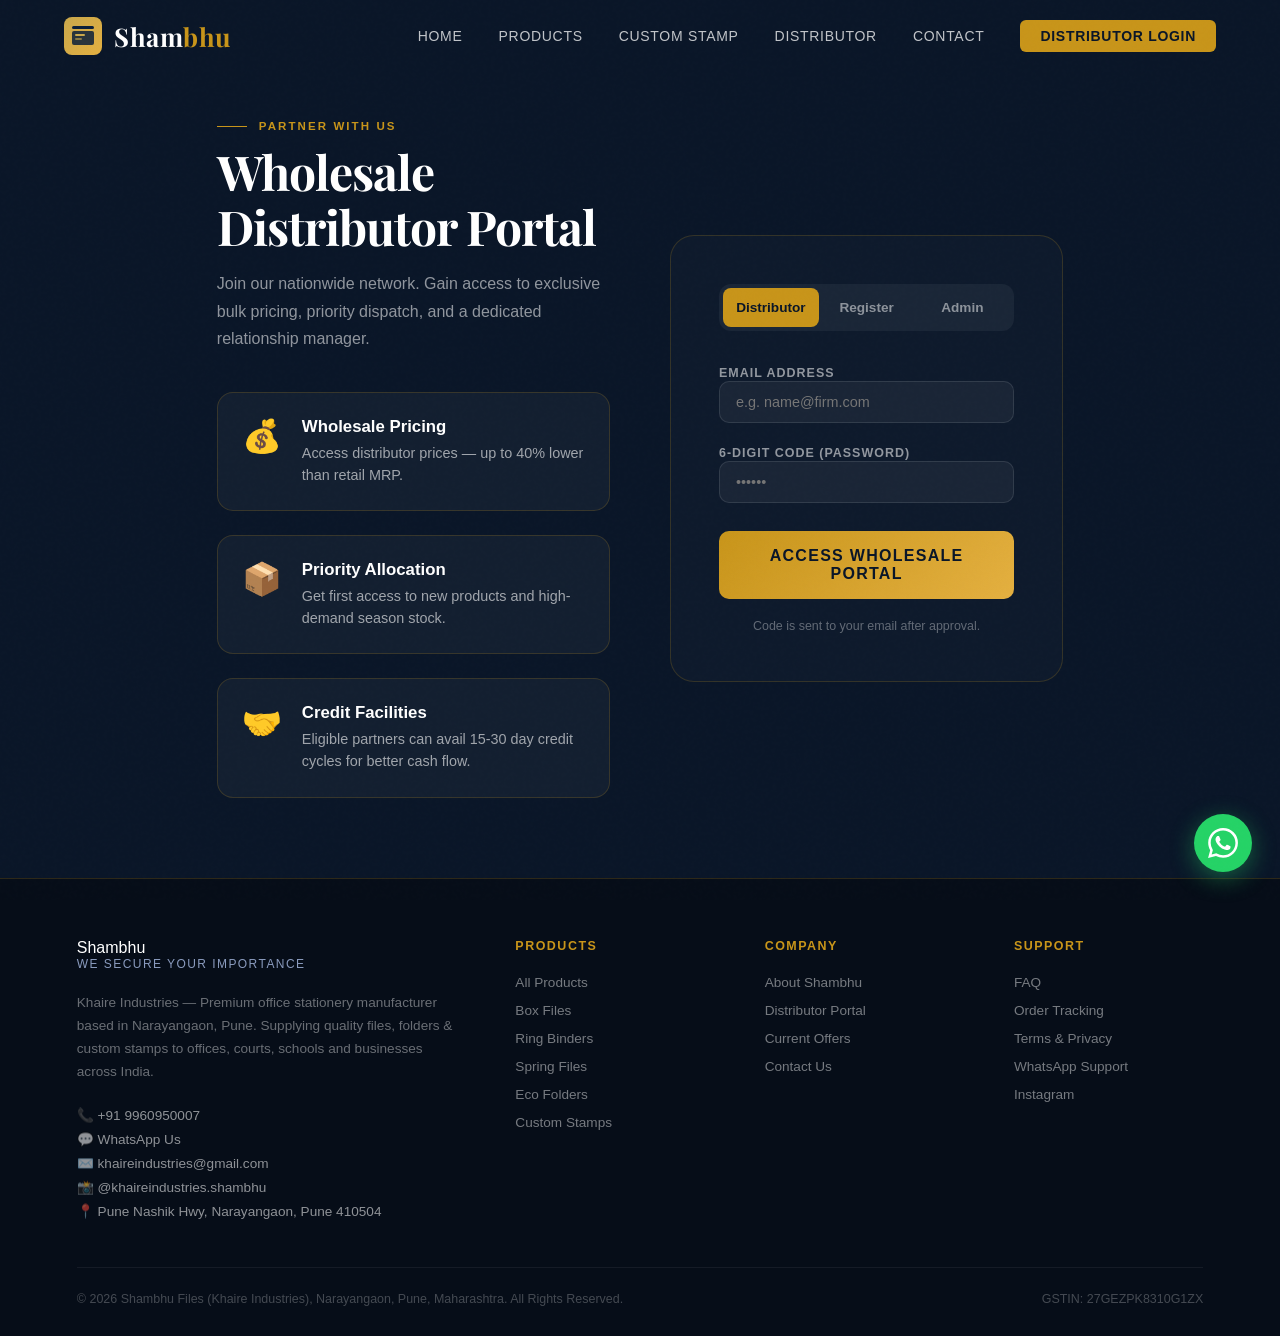
<file: distributor.html>
<!DOCTYPE html>
<html lang="en">
<head>
<meta charset="UTF-8">
<meta name="viewport" content="width=device-width, initial-scale=1.0">
<title>Distributor Portal | Shambhu — Premium Office Files</title>
<link href="https://fonts.googleapis.com/css2?family=Playfair+Display:wght@400;600;700;800&family=Inter:wght@300;400;500;600;700&display=swap" rel="stylesheet">
<link rel="stylesheet" href="assets/css/global.css">
<link rel="stylesheet" href="assets/css/responsive.css">
<script>
  // Redirect if already logged in
  (function() {
    const adminUser = localStorage.getItem('shambhu_user');
    const adminExpiry = localStorage.getItem('shambhu_auth_expiry');
    if (adminUser && adminExpiry && new Date().getTime() <= parseInt(adminExpiry)) {
      window.location.href = 'admin.html';
      return;
    }
    const distUser = localStorage.getItem('shambhu_dist_user');
    const distExpiry = localStorage.getItem('shambhu_dist_expiry');
    if (distUser && distExpiry && new Date().getTime() <= parseInt(distExpiry)) {
      window.location.href = 'distributor-portal.html';
    }
  })();
</script>
<style>
.distributor-layout { max-width: 1000px; margin: 0 auto; display: grid; grid-template-columns: 1fr 1fr; gap: 60px; padding: 120px 6% 80px; align-items: center; }
.perks-list { display: flex; flex-direction: column; gap: 24px; margin-top: 40px; }
.perk-item { background: var(--card-bg); border: 1px solid var(--border); border-radius: 16px; padding: 24px; display: flex; gap: 20px; align-items: flex-start; transition: transform 0.3s; }
.perk-item:hover { transform: translateX(10px); border-color: var(--gold); }
.perk-icon { font-size: 2rem; }
.login-box { background: rgba(255,255,255,0.02); border: 1px solid var(--border); border-radius: 24px; padding: 48px; }
.login-tabs { display: flex; background: rgba(255,255,255,0.05); border-radius: 12px; padding: 4px; margin-bottom: 32px; }
.login-tab { flex: 1; text-align: center; padding: 12px; cursor: pointer; border-radius: 8px; font-size: 0.9rem; font-weight: 600; color: rgba(255,255,255,0.5); transition: all 0.2s; }
.login-tab.active { background: var(--gold); color: var(--navy); }
.tab-content { display: none; }
.tab-content.active { display: block; }
@media(max-width: 900px){ .distributor-layout { grid-template-columns: 1fr; } .login-box { padding: 32px; } }
</style>
</head>
<body>

<nav id="navbar" class="scrolled">
  <a class="nav-logo" href="index.html">
    <svg class="nav-logo-svg" viewBox="0 0 38 38" fill="none" xmlns="http://www.w3.org/2000/svg">
      <rect width="38" height="38" rx="8" fill="url(#lg)"/>
      <rect x="8" y="9" width="22" height="3" rx="1.5" fill="#0B1F3A"/>
      <rect x="8" y="14" width="22" height="14" rx="2" fill="#0B1F3A" opacity="0.85"/>
      <rect x="11" y="17" width="10" height="2" rx="1" fill="#C9A84C"/>
      <rect x="11" y="21" width="7" height="2" rx="1" fill="#C9A84C" opacity="0.6"/>
      <defs><linearGradient id="lg" x1="0" y1="0" x2="38" y2="38" gradientUnits="userSpaceOnUse">
        <stop stop-color="#C9A84C"/><stop offset="1" stop-color="#E4B040"/>
      </linearGradient></defs>
    </svg>
    <span class="nav-logo-text">Sham<span>bhu</span></span>
  </a>
  <ul class="nav-links">
    <li><a href="index.html">Home</a></li>
    <li><a href="products.html">Products</a></li>
    <li><a href="stamp.html">Custom Stamp</a></li>
    <li><a href="distributor.html" class="active">Distributor</a></li>
    <li><a href="contact.html">Contact</a></li>
    <li><a href="distributor.html" class="nav-cta">Distributor Login</a></li>
  </ul>
  <button class="hamburger" onclick="toggleMobile()" aria-label="Open menu">
    <span></span><span></span><span></span>
  </button>
</nav>

<div class="mobile-menu" id="mobileMenu">
  <button class="mobile-close" onclick="toggleMobile()">✕</button>
  <a href="index.html" onclick="toggleMobile()">Home</a>
  <a href="products.html" onclick="toggleMobile()">Products</a>
  <a href="stamp.html" onclick="toggleMobile()">Custom Stamp</a>
  <a href="distributor.html" onclick="toggleMobile()">Distributor</a>
  <a href="about.html" onclick="toggleMobile()">About</a>
  <a href="contact.html" onclick="toggleMobile()">Contact</a>
  <a href="offers.html" onclick="toggleMobile()">Offers</a>
</div>

<section class="distributor-layout">
  <div>
    <div class="section-label reveal">Partner With Us</div>
    <h2 class="section-title reveal reveal-delay-1">Wholesale Distributor Portal</h2>
    <p class="section-sub reveal reveal-delay-2">Join our nationwide network. Gain access to exclusive bulk pricing, priority dispatch, and a dedicated relationship manager.</p>
    
    <div class="perks-list">
      <div class="perk-item reveal reveal-delay-1">
        <div class="perk-icon">💰</div>
        <div>
          <h4 style="font-weight:700; margin-bottom:6px; font-size:1.05rem;">Wholesale Pricing</h4>
          <p style="color:rgba(255,255,255,0.6); font-size:0.9rem; line-height:1.5;">Access distributor prices — up to 40% lower than retail MRP.</p>
        </div>
      </div>
      <div class="perk-item reveal reveal-delay-2">
        <div class="perk-icon">📦</div>
        <div>
          <h4 style="font-weight:700; margin-bottom:6px; font-size:1.05rem;">Priority Allocation</h4>
          <p style="color:rgba(255,255,255,0.6); font-size:0.9rem; line-height:1.5;">Get first access to new products and high-demand season stock.</p>
        </div>
      </div>
      <div class="perk-item reveal reveal-delay-3">
        <div class="perk-icon">🤝</div>
        <div>
          <h4 style="font-weight:700; margin-bottom:6px; font-size:1.05rem;">Credit Facilities</h4>
          <p style="color:rgba(255,255,255,0.6); font-size:0.9rem; line-height:1.5;">Eligible partners can avail 15-30 day credit cycles for better cash flow.</p>
        </div>
      </div>
    </div>
  </div>
  
  <div class="login-box reveal reveal-delay-2">
    <div class="login-tabs">
      <div class="login-tab active" onclick="switchTab('dist-login')" style="font-size: 0.85rem;">Distributor</div>
      <div class="login-tab" onclick="switchTab('register')" style="font-size: 0.85rem;">Register</div>
      <div class="login-tab" onclick="switchTab('admin-login')" style="font-size: 0.85rem;">Admin</div>
    </div>
    
    <div class="tab-content active" id="tab-dist-login">
      <form class="form-group" style="gap: 20px;" onsubmit="handleDistributorLogin(event)">
        <div>
          <label class="form-label">Email Address</label>
          <input type="email" class="form-input" placeholder="e.g. name@firm.com" required autocomplete="email">
        </div>
        <div>
          <label class="form-label">6-Digit Code (Password)</label>
          <input type="password" class="form-input" placeholder="••••••" required autocomplete="current-password" pattern="[0-9]*" inputmode="numeric">
        </div>
        <button type="submit" class="form-submit" style="margin-top: 8px;">Access Wholesale Portal</button>
        <p style="text-align:center;color:rgba(255,255,255,0.35);font-size:0.78rem;">Code is sent to your email after approval.</p>
      </form>
    </div>
    
    <div class="tab-content" id="tab-register">
      <form class="form-group" style="gap: 16px;" onsubmit="submitDistributorRegistration(event)">
        <div>
          <label class="form-label">Firm Name *</label>
          <input type="text" class="form-input" placeholder="Kumar Stationery" required>
        </div>
        <div>
          <label class="form-label">Contact Person *</label>
          <input type="text" class="form-input" placeholder="Suresh Kumar" required>
        </div>
        <div>
          <label class="form-label">Email Address *</label>
          <input type="email" class="form-input" placeholder="name@firm.com" required>
        </div>
        <div>
          <label class="form-label">Mobile / WhatsApp *</label>
          <input type="tel" class="form-input" placeholder="+91 99999 99999" required>
        </div>
        <div style="display:flex; gap:16px;">
          <div style="flex:1;">
            <label class="form-label">City &amp; State *</label>
            <input type="text" class="form-input" placeholder="Pune, MH" required>
          </div>
          <div style="flex:1;">
            <label class="form-label">GSTIN (Optional)</label>
            <input type="text" class="form-input" placeholder="27AABCS...">
          </div>
        </div>
        <button type="submit" class="form-submit" style="margin-top: 8px;">Submit Application →</button>
      </form>
    </div>

    <div class="tab-content" id="tab-admin-login">
      <form class="form-group" style="gap: 20px;" onsubmit="handleLogin(event)">
        <div>
          <label class="form-label">Admin Username</label>
          <input type="text" class="form-input" placeholder="Developer / Owner ID" required autocomplete="username">
        </div>
        <div>
          <label class="form-label">Admin Password</label>
          <input type="password" class="form-input" placeholder="••••••••" required autocomplete="current-password">
        </div>
        <button type="submit" class="form-submit" style="margin-top: 8px;">Login to Admin</button>
        <p style="text-align:center;color:rgba(255,255,255,0.35);font-size:0.78rem;">For internal staff only.</p>
      </form>
    </div>
  </div>
</section>


<script>
  function switchTab(tab) {
    document.querySelectorAll('.login-tab').forEach(t => t.classList.remove('active'));
    document.querySelectorAll('.tab-content').forEach(c => c.classList.remove('active'));
    
    event.target.classList.add('active');
    document.getElementById('tab-' + tab).classList.add('active');
  }

  function submitDistributorRegister(e) {
    e.preventDefault();
    const inputs = e.target.querySelectorAll('input');
    const firm = inputs[0].value;
    const person = inputs[1].value;
    const phone = inputs[2].value;
    const city = inputs[3].value;
    const msg = encodeURIComponent('Hi Shambhu! I want to register as a distributor.\n\nFirm: ' + firm + '\nContact: ' + person + '\nPhone: ' + phone + '\nCity: ' + city + '\n\nPlease process my application.');
    window.open('https://wa.me/919960950007?text=' + msg, '_blank');
  }

  const observer = new IntersectionObserver((entries) => {
    entries.forEach(e => { if(e.isIntersecting) e.target.classList.add('visible'); });
  }, {threshold: 0.1});
  document.querySelectorAll('.reveal').forEach(el => observer.observe(el));
</script>

<a class="wa-float" href="https://wa.me/919960950007?text=Hi%20Shambhu%2C%20I%20want%20to%20enquire%20about%20your%20products!" target="_blank" title="Chat on WhatsApp" aria-label="WhatsApp">
  <svg viewBox="0 0 24 24" xmlns="http://www.w3.org/2000/svg">
    <path d="M17.472 14.382c-.297-.149-1.758-.867-2.03-.967-.273-.099-.471-.148-.67.15-.197.297-.767.966-.94 1.164-.173.199-.347.223-.644.075-.297-.15-1.255-.463-2.39-1.475-.883-.788-1.48-1.761-1.653-2.059-.173-.297-.018-.458.13-.606.134-.133.298-.347.446-.52.149-.174.198-.298.298-.497.099-.198.05-.371-.025-.52-.075-.149-.669-1.612-.916-2.207-.242-.579-.487-.5-.669-.51-.173-.008-.371-.01-.57-.01-.198 0-.52.074-.792.372-.272.297-1.04 1.016-1.04 2.479 0 1.462 1.065 2.875 1.213 3.074.149.198 2.096 3.2 5.077 4.487.709.306 1.262.489 1.694.625.712.227 1.36.195 1.871.118.571-.085 1.758-.719 2.006-1.413.248-.694.248-1.289.173-1.413-.074-.124-.272-.198-.57-.347m-5.421 7.403h-.004a9.87 9.87 0 01-5.031-1.378l-.361-.214-3.741.982.998-3.648-.235-.374a9.86 9.86 0 01-1.51-5.26c.001-5.45 4.436-9.884 9.888-9.884 2.64 0 5.122 1.03 6.988 2.898a9.825 9.825 0 012.893 6.994c-.003 5.45-4.437 9.884-9.885 9.884m8.413-18.297A11.815 11.815 0 0012.05 0C5.495 0 .16 5.335.157 11.892c0 2.096.547 4.142 1.588 5.945L.057 24l6.305-1.654a11.882 11.882 0 005.683 1.448h.005c6.554 0 11.89-5.335 11.893-11.893a11.821 11.821 0 00-3.48-8.413Z"/>
  </svg>
</a>

<footer>
  <div class="footer-grid">
    <div>
      <div class="footer-brand-name">Sham<span>bhu</span></div>
      <div class="footer-tagline">We Secure Your Importance</div>
      <div class="footer-desc">Khaire Industries — Premium office stationery manufacturer based in Narayangaon, Pune. Supplying quality files, folders &amp; custom stamps to offices, courts, schools and businesses across India.</div>
      <div class="footer-contact">
        <a href="tel:+919960950007">📞 +91 9960950007</a>
        <a href="https://wa.me/919960950007" target="_blank">💬 WhatsApp Us</a>
        <a href="mailto:khaireindustries@gmail.com">✉️ khaireindustries@gmail.com</a>
        <a href="https://www.instagram.com/khaireindustries.shambhu" target="_blank">📸 @khaireindustries.shambhu</a>
        <a href="#" style="cursor:default;pointer-events:none">📍 Pune Nashik Hwy, Narayangaon, Pune 410504</a>
      </div>
    </div>
    <div class="footer-col">
      <h4>Products</h4>
      <ul>
        <li><a href="products.html">All Products</a></li>
        <li><a href="products.html">Box Files</a></li>
        <li><a href="products.html">Ring Binders</a></li>
        <li><a href="products.html">Spring Files</a></li>
        <li><a href="products.html">Eco Folders</a></li>
        <li><a href="stamp.html">Custom Stamps</a></li>
      </ul>
    </div>
    <div class="footer-col">
      <h4>Company</h4>
      <ul>
        <li><a href="about.html">About Shambhu</a></li>
        <li><a href="distributor.html">Distributor Portal</a></li>
        <li><a href="offers.html">Current Offers</a></li>
        <li><a href="contact.html">Contact Us</a></li>
      </ul>
    </div>
    <div class="footer-col">
      <h4>Support</h4>
      <ul>
        <li><a href="faq.html">FAQ</a></li>
        <li><a href="tracking.html">Order Tracking</a></li>
        <li><a href="terms.html">Terms &amp; Privacy</a></li>
        <li><a href="https://wa.me/919960950007" target="_blank">WhatsApp Support</a></li>
        <li><a href="https://www.instagram.com/khaireindustries.shambhu" target="_blank">Instagram</a></li>
      </ul>
    </div>
  </div>
  <div class="footer-bottom">
    <p>© 2026 Shambhu Files (Khaire Industries), Narayangaon, Pune, Maharashtra. All Rights Reserved.</p>
    <p class="footer-gstin">GSTIN: 27GEZPK8310G1ZX</p>
  </div>
</footer>

<script src="assets/js/main.js"></script>
<script>
  // Navbar scroll
  window.addEventListener('scroll', () => {
    const n = document.getElementById('navbar');
    if (n) n.classList.toggle('scrolled', window.scrollY > 40);
  });
  // Mobile menu
  function toggleMobile() {
    const m = document.getElementById('mobileMenu');
    if (m) m.classList.toggle('open');
  }
  // Scroll reveal
  const _obs = new IntersectionObserver((entries) => {
    entries.forEach(e => { if (e.isIntersecting) e.target.classList.add('visible'); });
  }, { threshold: 0.08 });
  document.querySelectorAll('.reveal').forEach(el => _obs.observe(el));
</script>
</body>
</html>
</file>
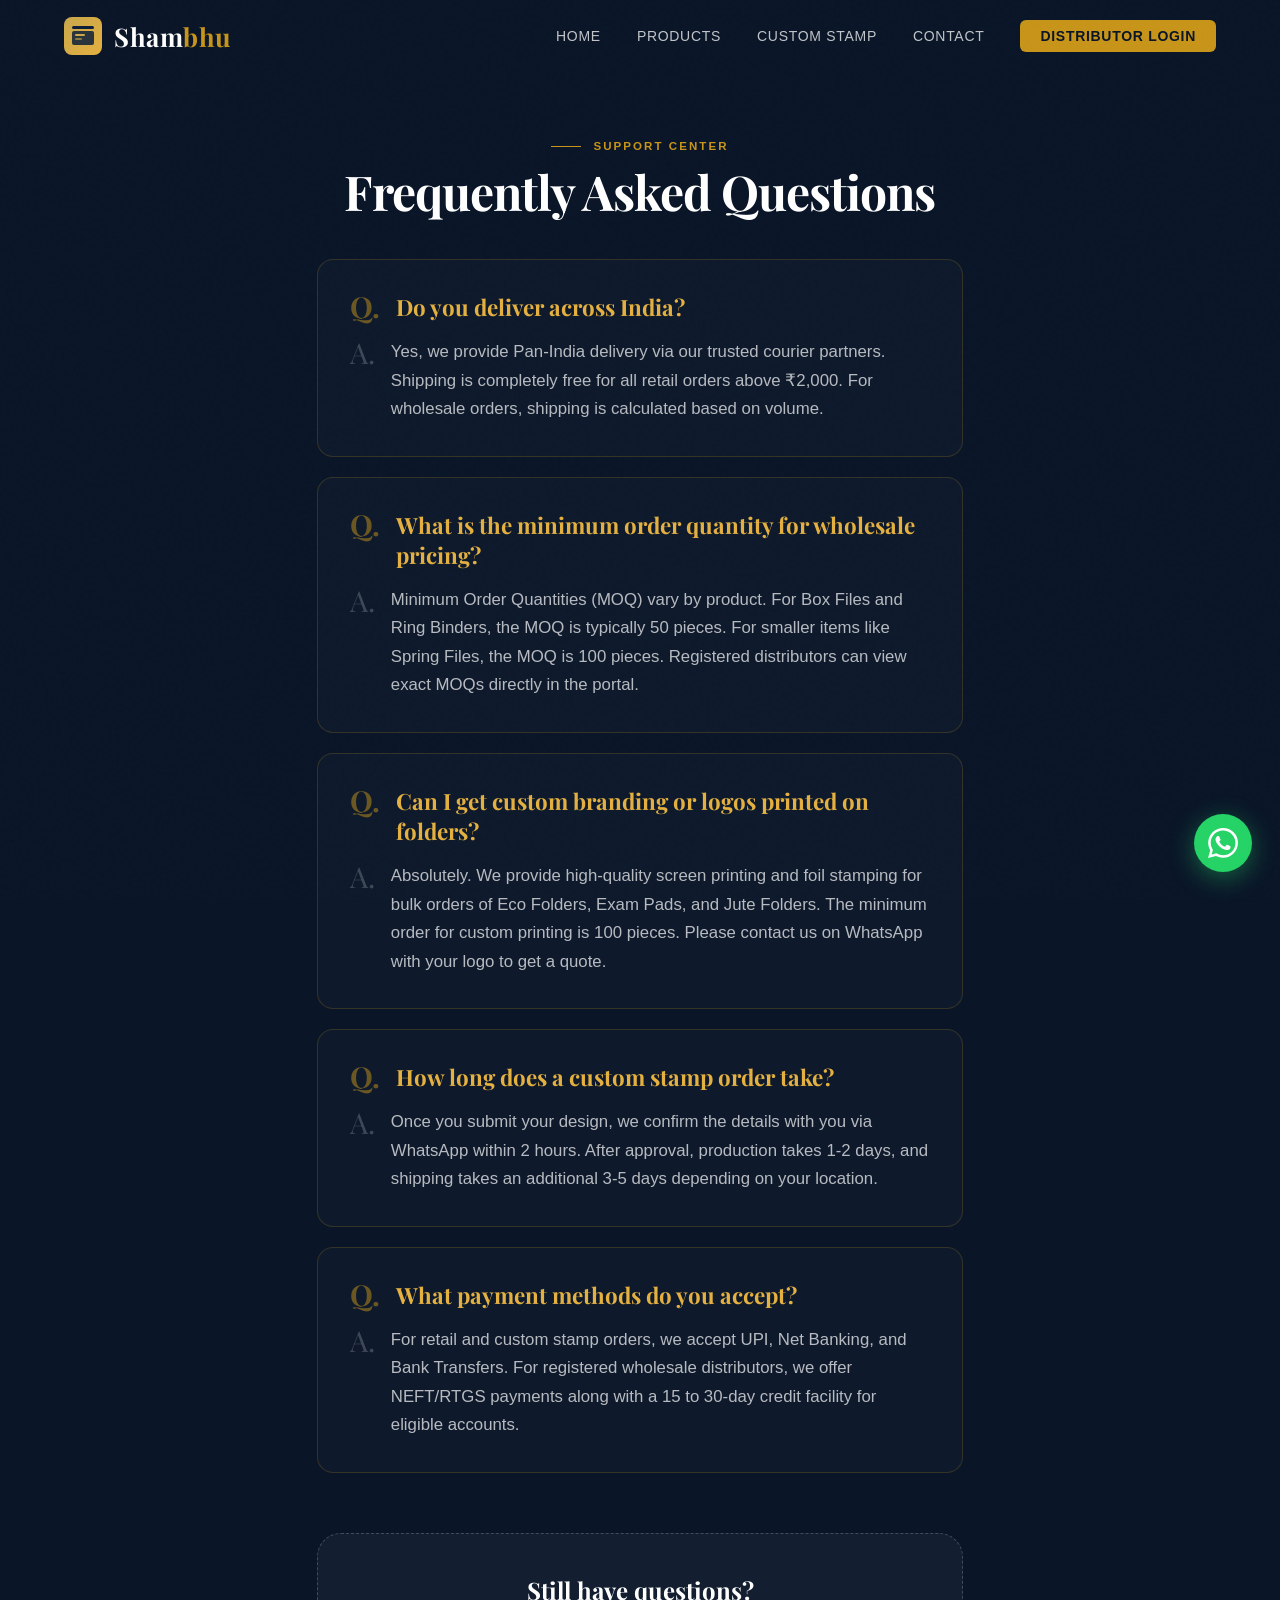
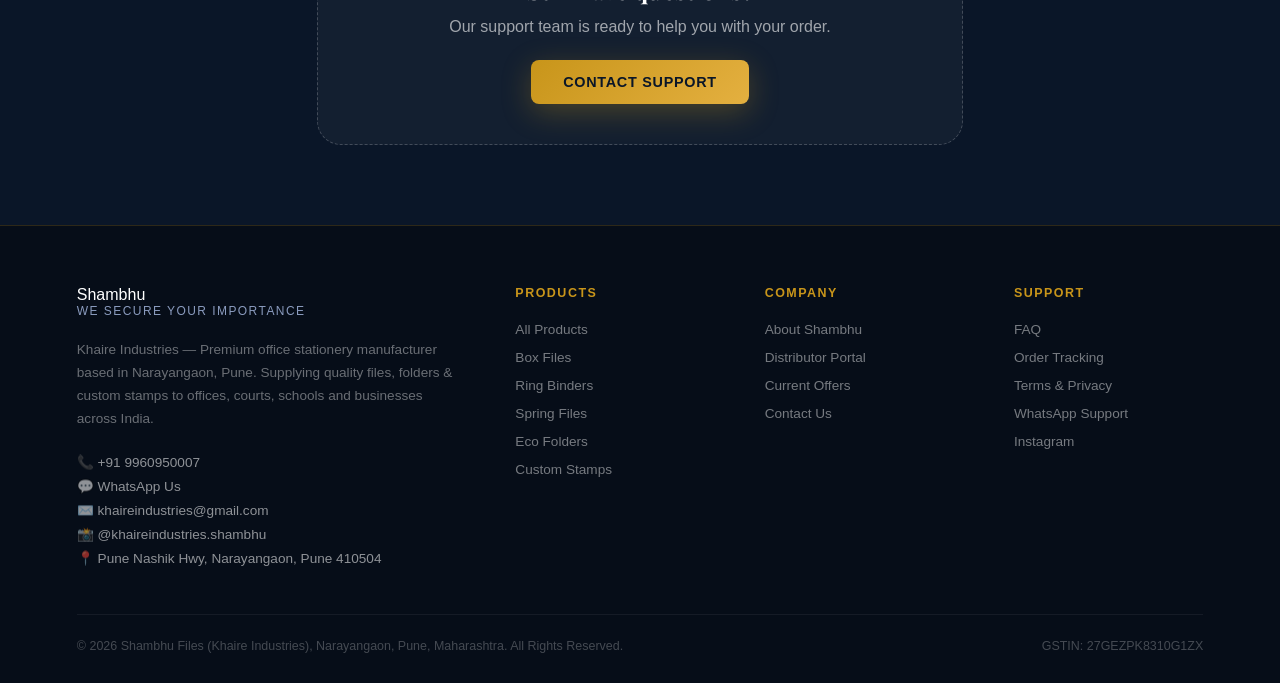
<file: faq.html>
<!DOCTYPE html>
<html lang="en">
<head>
<meta charset="UTF-8">
<meta name="viewport" content="width=device-width, initial-scale=1.0">
<title>FAQ | Shambhu — Premium Office Files</title>
<link href="https://fonts.googleapis.com/css2?family=Playfair+Display:wght@400;600;700;800&family=Inter:wght@300;400;500;600;700&display=swap" rel="stylesheet">
<link rel="stylesheet" href="assets/css/global.css">
<link rel="stylesheet" href="assets/css/responsive.css">
<style>
.faq-layout { max-width: 800px; margin: 0 auto; padding: 140px 6% 80px; }
.faq-list { display: flex; flex-direction: column; gap: 20px; margin-top: 40px; }
.faq-item { background: rgba(255,255,255,0.02); border: 1px solid var(--border); border-radius: 16px; padding: 32px; transition: all 0.3s; }
.faq-item:hover { border-color: var(--gold); background: rgba(201,168,76,0.05); }
.faq-q { font-family: 'Playfair Display', serif; font-size: 1.4rem; font-weight: 700; color: var(--gold-light); margin-bottom: 16px; display: flex; gap: 16px; align-items: flex-start; }
.faq-q::before { content: 'Q.'; color: var(--gold); font-size: 1.8rem; line-height: 1; opacity: 0.5; }
.faq-a { font-size: 1.05rem; line-height: 1.7; color: rgba(255,255,255,0.7); display: flex; gap: 16px; align-items: flex-start; }
.faq-a::before { content: 'A.'; color: var(--white); font-size: 1.8rem; font-family: 'Playfair Display', serif; line-height: 1; opacity: 0.2; }
.contact-banner { margin-top: 60px; background: var(--card-bg); border-radius: 24px; padding: 40px; text-align: center; border: 1px dashed rgba(255,255,255,0.2); }
</style>
</head>
<body>

<nav id="navbar" class="scrolled">
  <a class="nav-logo" href="index.html">
    <svg class="nav-logo-svg" viewBox="0 0 38 38" fill="none" xmlns="http://www.w3.org/2000/svg">
      <rect width="38" height="38" rx="8" fill="url(#lg)"/>
      <rect x="8" y="9" width="22" height="3" rx="1.5" fill="#0B1F3A"/>
      <rect x="8" y="14" width="22" height="14" rx="2" fill="#0B1F3A" opacity="0.85"/>
      <rect x="11" y="17" width="10" height="2" rx="1" fill="#C9A84C"/>
      <rect x="11" y="21" width="7" height="2" rx="1" fill="#C9A84C" opacity="0.6"/>
      <defs><linearGradient id="lg" x1="0" y1="0" x2="38" y2="38" gradientUnits="userSpaceOnUse">
        <stop stop-color="#C9A84C"/><stop offset="1" stop-color="#E4B040"/>
      </linearGradient></defs>
    </svg>
    <span class="nav-logo-text">Sham<span>bhu</span></span>
  </a>
  <ul class="nav-links">
    <li><a href="index.html">Home</a></li>
    <li><a href="products.html">Products</a></li>
    <li><a href="stamp.html">Custom Stamp</a></li>
    <li><a href="contact.html">Contact</a></li>
    <li><a href="distributor.html" class="nav-cta">Distributor Login</a></li>
  </ul>
  <button class="hamburger" onclick="toggleMobile()" aria-label="Open menu">
    <span></span><span></span><span></span>
  </button>
</nav>

<div class="mobile-menu" id="mobileMenu">
  <button class="mobile-close" onclick="toggleMobile()">✕</button>
  <a href="index.html" onclick="toggleMobile()">Home</a>
  <a href="products.html" onclick="toggleMobile()">Products</a>
  <a href="stamp.html" onclick="toggleMobile()">Custom Stamp</a>
  <a href="distributor.html" onclick="toggleMobile()">Distributor</a>
  <a href="about.html" onclick="toggleMobile()">About</a>
  <a href="contact.html" onclick="toggleMobile()">Contact</a>
  <a href="offers.html" onclick="toggleMobile()">Offers</a>
</div>

<section class="faq-layout">
  <div style="text-align: center;">
    <div class="section-label reveal" style="justify-content:center;">Support center</div>
    <h2 class="section-title reveal reveal-delay-1">Frequently Asked Questions</h2>
  </div>
  
  <div class="faq-list">
    <div class="faq-item reveal">
      <div class="faq-q">Do you deliver across India?</div>
      <div class="faq-a">Yes, we provide Pan-India delivery via our trusted courier partners. Shipping is completely free for all retail orders above ₹2,000. For wholesale orders, shipping is calculated based on volume.</div>
    </div>
    
    <div class="faq-item reveal reveal-delay-1">
      <div class="faq-q">What is the minimum order quantity for wholesale pricing?</div>
      <div class="faq-a">Minimum Order Quantities (MOQ) vary by product. For Box Files and Ring Binders, the MOQ is typically 50 pieces. For smaller items like Spring Files, the MOQ is 100 pieces. Registered distributors can view exact MOQs directly in the portal.</div>
    </div>
    
    <div class="faq-item reveal reveal-delay-2">
      <div class="faq-q">Can I get custom branding or logos printed on folders?</div>
      <div class="faq-a">Absolutely. We provide high-quality screen printing and foil stamping for bulk orders of Eco Folders, Exam Pads, and Jute Folders. The minimum order for custom printing is 100 pieces. Please contact us on WhatsApp with your logo to get a quote.</div>
    </div>
    
    <div class="faq-item reveal reveal-delay-3">
      <div class="faq-q">How long does a custom stamp order take?</div>
      <div class="faq-a">Once you submit your design, we confirm the details with you via WhatsApp within 2 hours. After approval, production takes 1-2 days, and shipping takes an additional 3-5 days depending on your location.</div>
    </div>
    
    <div class="faq-item reveal reveal-delay-4">
      <div class="faq-q">What payment methods do you accept?</div>
      <div class="faq-a">For retail and custom stamp orders, we accept UPI, Net Banking, and Bank Transfers. For registered wholesale distributors, we offer NEFT/RTGS payments along with a 15 to 30-day credit facility for eligible accounts.</div>
    </div>
  </div>
  
  <div class="contact-banner reveal">
    <h3 style="font-family:'Playfair Display',serif; font-size:1.5rem; margin-bottom: 12px;">Still have questions?</h3>
    <p style="color:rgba(255,255,255,0.6); margin-bottom: 24px;">Our support team is ready to help you with your order.</p>
    <a href="contact.html" class="btn-primary">Contact Support</a>
  </div>
</section>



<a class="wa-float" href="https://wa.me/919960950007?text=Hi%20Shambhu%2C%20I%20want%20to%20enquire%20about%20your%20products!" target="_blank" title="Chat on WhatsApp" aria-label="WhatsApp">
  <svg viewBox="0 0 24 24" xmlns="http://www.w3.org/2000/svg">
    <path d="M17.472 14.382c-.297-.149-1.758-.867-2.03-.967-.273-.099-.471-.148-.67.15-.197.297-.767.966-.94 1.164-.173.199-.347.223-.644.075-.297-.15-1.255-.463-2.39-1.475-.883-.788-1.48-1.761-1.653-2.059-.173-.297-.018-.458.13-.606.134-.133.298-.347.446-.52.149-.174.198-.298.298-.497.099-.198.05-.371-.025-.52-.075-.149-.669-1.612-.916-2.207-.242-.579-.487-.5-.669-.51-.173-.008-.371-.01-.57-.01-.198 0-.52.074-.792.372-.272.297-1.04 1.016-1.04 2.479 0 1.462 1.065 2.875 1.213 3.074.149.198 2.096 3.2 5.077 4.487.709.306 1.262.489 1.694.625.712.227 1.36.195 1.871.118.571-.085 1.758-.719 2.006-1.413.248-.694.248-1.289.173-1.413-.074-.124-.272-.198-.57-.347m-5.421 7.403h-.004a9.87 9.87 0 01-5.031-1.378l-.361-.214-3.741.982.998-3.648-.235-.374a9.86 9.86 0 01-1.51-5.26c.001-5.45 4.436-9.884 9.888-9.884 2.64 0 5.122 1.03 6.988 2.898a9.825 9.825 0 012.893 6.994c-.003 5.45-4.437 9.884-9.885 9.884m8.413-18.297A11.815 11.815 0 0012.05 0C5.495 0 .16 5.335.157 11.892c0 2.096.547 4.142 1.588 5.945L.057 24l6.305-1.654a11.882 11.882 0 005.683 1.448h.005c6.554 0 11.89-5.335 11.893-11.893a11.821 11.821 0 00-3.48-8.413Z"/>
  </svg>
</a>

<footer>
  <div class="footer-grid">
    <div>
      <div class="footer-brand-name">Sham<span>bhu</span></div>
      <div class="footer-tagline">We Secure Your Importance</div>
      <div class="footer-desc">Khaire Industries — Premium office stationery manufacturer based in Narayangaon, Pune. Supplying quality files, folders &amp; custom stamps to offices, courts, schools and businesses across India.</div>
      <div class="footer-contact">
        <a href="tel:+919960950007">📞 +91 9960950007</a>
        <a href="https://wa.me/919960950007" target="_blank">💬 WhatsApp Us</a>
        <a href="mailto:khaireindustries@gmail.com">✉️ khaireindustries@gmail.com</a>
        <a href="https://www.instagram.com/khaireindustries.shambhu" target="_blank">📸 @khaireindustries.shambhu</a>
        <a href="#" style="cursor:default;pointer-events:none">📍 Pune Nashik Hwy, Narayangaon, Pune 410504</a>
      </div>
    </div>
    <div class="footer-col">
      <h4>Products</h4>
      <ul>
        <li><a href="products.html">All Products</a></li>
        <li><a href="products.html">Box Files</a></li>
        <li><a href="products.html">Ring Binders</a></li>
        <li><a href="products.html">Spring Files</a></li>
        <li><a href="products.html">Eco Folders</a></li>
        <li><a href="stamp.html">Custom Stamps</a></li>
      </ul>
    </div>
    <div class="footer-col">
      <h4>Company</h4>
      <ul>
        <li><a href="about.html">About Shambhu</a></li>
        <li><a href="distributor.html">Distributor Portal</a></li>
        <li><a href="offers.html">Current Offers</a></li>
        <li><a href="contact.html">Contact Us</a></li>
      </ul>
    </div>
    <div class="footer-col">
      <h4>Support</h4>
      <ul>
        <li><a href="faq.html">FAQ</a></li>
        <li><a href="tracking.html">Order Tracking</a></li>
        <li><a href="terms.html">Terms &amp; Privacy</a></li>
        <li><a href="https://wa.me/919960950007" target="_blank">WhatsApp Support</a></li>
        <li><a href="https://www.instagram.com/khaireindustries.shambhu" target="_blank">Instagram</a></li>
      </ul>
    </div>
  </div>
  <div class="footer-bottom">
    <p>© 2026 Shambhu Files (Khaire Industries), Narayangaon, Pune, Maharashtra. All Rights Reserved.</p>
    <p class="footer-gstin">GSTIN: 27GEZPK8310G1ZX</p>
  </div>
</footer>

<script src="assets/js/main.js"></script>
<script>
  // Navbar scroll
  window.addEventListener('scroll', () => {
    const n = document.getElementById('navbar');
    if (n) n.classList.toggle('scrolled', window.scrollY > 40);
  });
  // Mobile menu
  function toggleMobile() {
    const m = document.getElementById('mobileMenu');
    if (m) m.classList.toggle('open');
  }
  // Scroll reveal
  const _obs = new IntersectionObserver((entries) => {
    entries.forEach(e => { if (e.isIntersecting) e.target.classList.add('visible'); });
  }, { threshold: 0.08 });
  document.querySelectorAll('.reveal').forEach(el => _obs.observe(el));
</script>
</body>
</html>
</file>
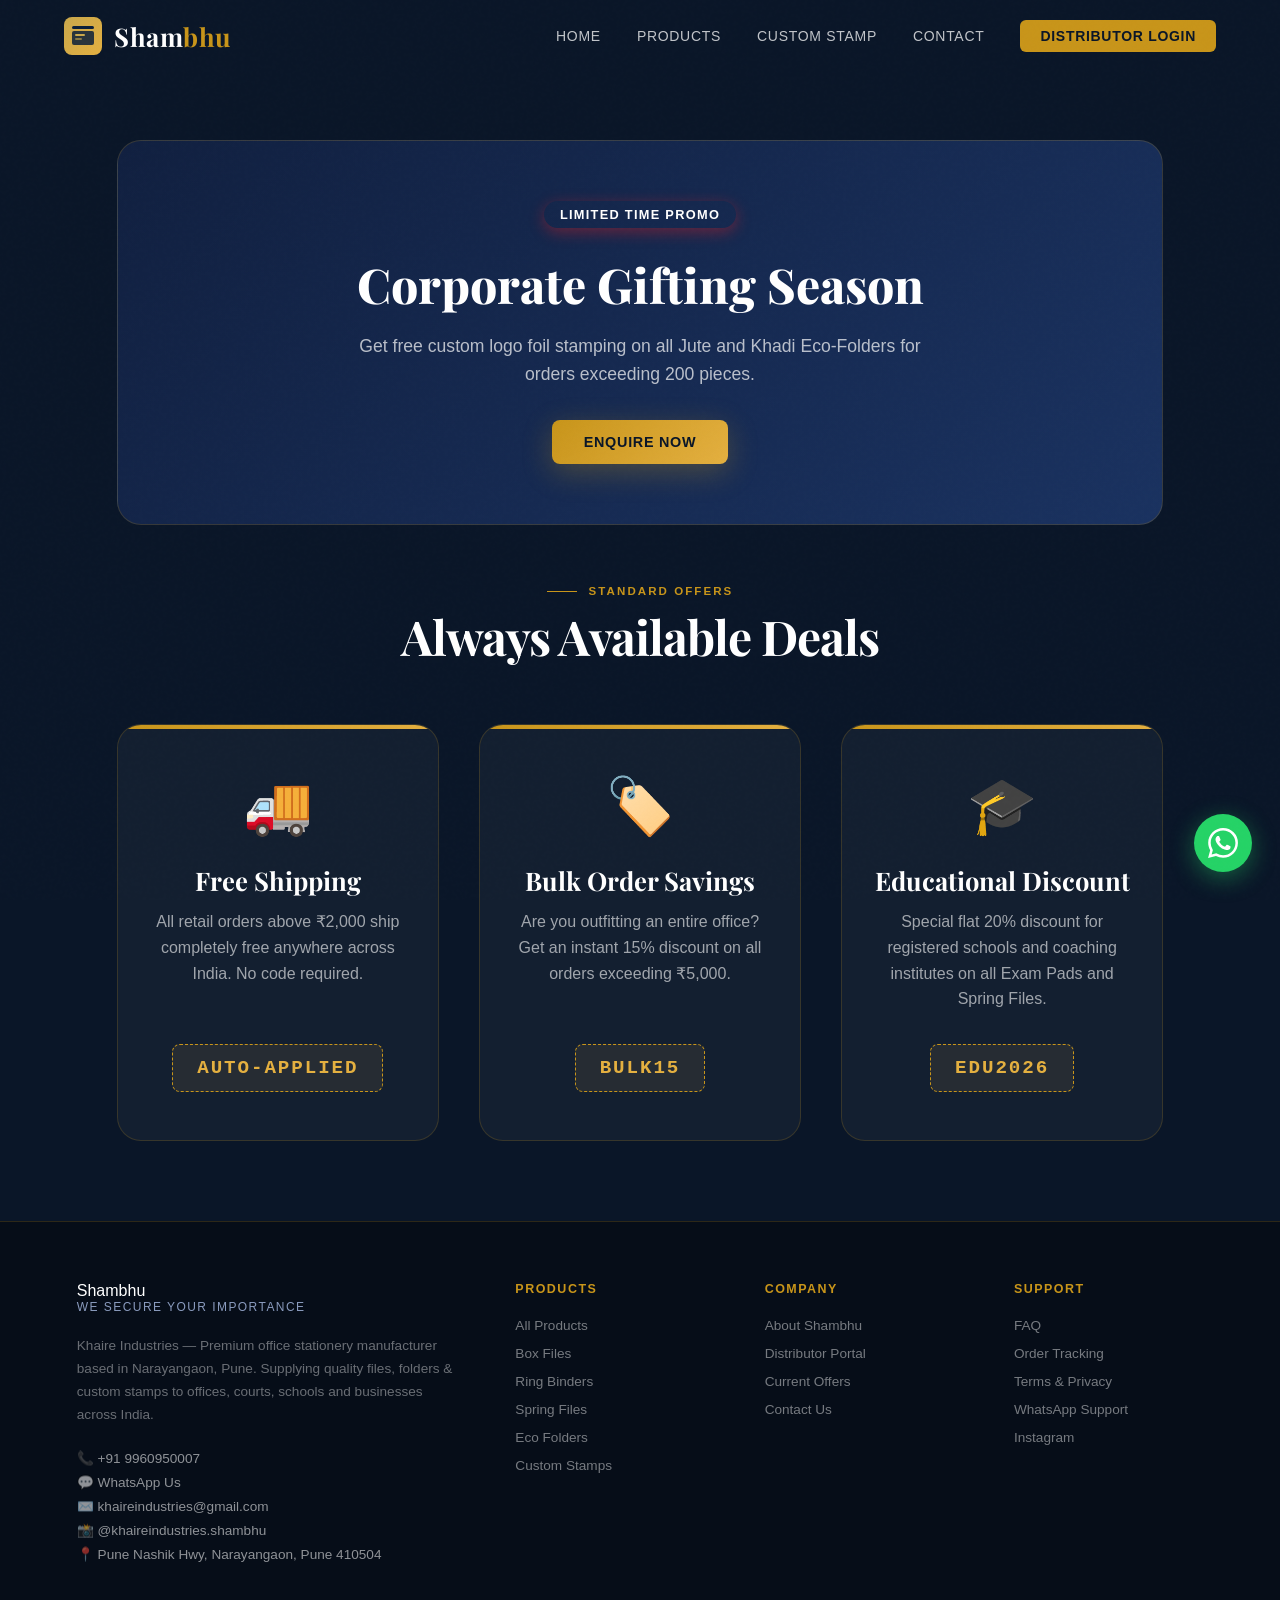
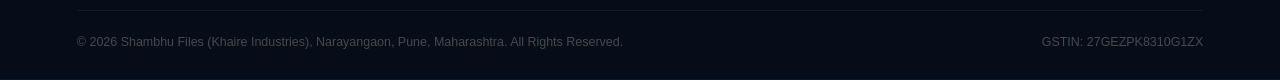
<file: offers.html>
<!DOCTYPE html>
<html lang="en">
<head>
<meta charset="UTF-8">
<meta name="viewport" content="width=device-width, initial-scale=1.0">
<title>Offers | Shambhu — Premium Office Files</title>
<link href="https://fonts.googleapis.com/css2?family=Playfair+Display:wght@400;600;700;800&family=Inter:wght@300;400;500;600;700&display=swap" rel="stylesheet">
<link rel="stylesheet" href="assets/css/global.css">
<link rel="stylesheet" href="assets/css/responsive.css">
<style>
.offers-layout { max-width: 1200px; margin: 0 auto; padding: 140px 6% 80px; }
.offers-grid { display: grid; grid-template-columns: repeat(auto-fit, minmax(320px, 1fr)); gap: 40px; margin-top: 60px; }
.offer-card { background: var(--card-bg); border: 1px solid var(--border); border-radius: 24px; padding: 48px 32px; position: relative; overflow: hidden; transition: transform 0.3s, box-shadow 0.3s; display: flex; flex-direction: column; align-items: center; text-align: center; }
.offer-card::before { content: ''; position: absolute; top: 0; left: 0; right: 0; height: 4px; background: linear-gradient(90deg, var(--gold), var(--gold-light)); }
.offer-card:hover { transform: translateY(-8px); box-shadow: 0 20px 60px rgba(0,0,0,0.4); border-color: var(--gold); }
.offer-icon { font-size: 3.5rem; margin-bottom: 24px; }
.offer-title { font-family: 'Playfair Display', serif; font-size: 1.6rem; font-weight: 700; margin-bottom: 12px; }
.offer-desc { font-size: 1rem; color: rgba(255,255,255,0.6); line-height: 1.6; margin-bottom: 32px; flex-grow: 1; }
.offer-code { background: rgba(201,168,76,0.1); border: 1px dashed var(--gold); padding: 12px 24px; border-radius: 8px; font-family: monospace; font-size: 1.2rem; font-weight: 700; color: var(--gold-light); letter-spacing: 0.1em; }
.hero-promo { background: linear-gradient(135deg, var(--navy-mid), var(--navy-light)); border-radius: 24px; border: 1px solid var(--border); padding: 60px; text-align: center; margin-bottom: 60px; position: relative; overflow: hidden; }
.hero-promo-badge { background: var(--red); color: white; display: inline-block; padding: 6px 16px; border-radius: 20px; font-weight: 700; font-size: 0.8rem; text-transform: uppercase; letter-spacing: 0.1em; margin-bottom: 24px; box-shadow: 0 4px 15px rgba(227,30,36,0.4); }
@media(max-width: 768px){ .hero-promo { padding: 40px 20px; } }
</style>
</head>
<body>

<nav id="navbar" class="scrolled">
  <a class="nav-logo" href="index.html">
    <svg class="nav-logo-svg" viewBox="0 0 38 38" fill="none" xmlns="http://www.w3.org/2000/svg">
      <rect width="38" height="38" rx="8" fill="url(#lg)"/>
      <rect x="8" y="9" width="22" height="3" rx="1.5" fill="#0B1F3A"/>
      <rect x="8" y="14" width="22" height="14" rx="2" fill="#0B1F3A" opacity="0.85"/>
      <rect x="11" y="17" width="10" height="2" rx="1" fill="#C9A84C"/>
      <rect x="11" y="21" width="7" height="2" rx="1" fill="#C9A84C" opacity="0.6"/>
      <defs><linearGradient id="lg" x1="0" y1="0" x2="38" y2="38" gradientUnits="userSpaceOnUse">
        <stop stop-color="#C9A84C"/><stop offset="1" stop-color="#E4B040"/>
      </linearGradient></defs>
    </svg>
    <span class="nav-logo-text">Sham<span>bhu</span></span>
  </a>
  <ul class="nav-links">
    <li><a href="index.html">Home</a></li>
    <li><a href="products.html">Products</a></li>
    <li><a href="stamp.html">Custom Stamp</a></li>
    <li><a href="contact.html">Contact</a></li>
    <li><a href="distributor.html" class="nav-cta">Distributor Login</a></li>
  </ul>
  <button class="hamburger" onclick="toggleMobile()" aria-label="Open menu">
    <span></span><span></span><span></span>
  </button>
</nav>

<div class="mobile-menu" id="mobileMenu">
  <button class="mobile-close" onclick="toggleMobile()">✕</button>
  <a href="index.html" onclick="toggleMobile()">Home</a>
  <a href="products.html" onclick="toggleMobile()">Products</a>
  <a href="stamp.html" onclick="toggleMobile()">Custom Stamp</a>
  <a href="distributor.html" onclick="toggleMobile()">Distributor</a>
  <a href="about.html" onclick="toggleMobile()">About</a>
  <a href="contact.html" onclick="toggleMobile()">Contact</a>
  <a href="offers.html" onclick="toggleMobile()">Offers</a>
</div>

<section class="offers-layout">
  <div class="hero-promo reveal">
    <div class="hero-promo-badge">Limited Time Promo</div>
    <h2 style="font-family:'Playfair Display',serif; font-size:clamp(2rem, 4vw, 3rem); font-weight:800; margin-bottom:16px;">Corporate Gifting Season</h2>
    <p style="color:rgba(255,255,255,0.7); font-size:1.1rem; max-width:600px; margin:0 auto 32px; line-height:1.6;">Get free custom logo foil stamping on all Jute and Khadi Eco-Folders for orders exceeding 200 pieces.</p>
    <a href="contact.html" class="btn-primary">Enquire Now</a>
  </div>

  <div style="text-align: center; margin-bottom: 20px;">
    <div class="section-label reveal" style="justify-content:center;">Standard Offers</div>
    <h2 class="section-title reveal reveal-delay-1">Always Available Deals</h2>
  </div>

  <div class="offers-grid">
    <div class="offer-card reveal reveal-delay-1">
      <div class="offer-icon">🚚</div>
      <div class="offer-title">Free Shipping</div>
      <div class="offer-desc">All retail orders above ₹2,000 ship completely free anywhere across India. No code required.</div>
      <div class="offer-code">AUTO-APPLIED</div>
    </div>
    
    <div class="offer-card reveal reveal-delay-2">
      <div class="offer-icon">🏷️</div>
      <div class="offer-title">Bulk Order Savings</div>
      <div class="offer-desc">Are you outfitting an entire office? Get an instant 15% discount on all orders exceeding ₹5,000.</div>
      <div class="offer-code">BULK15</div>
    </div>
    
    <div class="offer-card reveal reveal-delay-3">
      <div class="offer-icon">🎓</div>
      <div class="offer-title">Educational Discount</div>
      <div class="offer-desc">Special flat 20% discount for registered schools and coaching institutes on all Exam Pads and Spring Files.</div>
      <div class="offer-code">EDU2026</div>
    </div>
  </div>
</section>



<a class="wa-float" href="https://wa.me/919960950007?text=Hi%20Shambhu%2C%20I%20want%20to%20enquire%20about%20your%20products!" target="_blank" title="Chat on WhatsApp" aria-label="WhatsApp">
  <svg viewBox="0 0 24 24" xmlns="http://www.w3.org/2000/svg">
    <path d="M17.472 14.382c-.297-.149-1.758-.867-2.03-.967-.273-.099-.471-.148-.67.15-.197.297-.767.966-.94 1.164-.173.199-.347.223-.644.075-.297-.15-1.255-.463-2.39-1.475-.883-.788-1.48-1.761-1.653-2.059-.173-.297-.018-.458.13-.606.134-.133.298-.347.446-.52.149-.174.198-.298.298-.497.099-.198.05-.371-.025-.52-.075-.149-.669-1.612-.916-2.207-.242-.579-.487-.5-.669-.51-.173-.008-.371-.01-.57-.01-.198 0-.52.074-.792.372-.272.297-1.04 1.016-1.04 2.479 0 1.462 1.065 2.875 1.213 3.074.149.198 2.096 3.2 5.077 4.487.709.306 1.262.489 1.694.625.712.227 1.36.195 1.871.118.571-.085 1.758-.719 2.006-1.413.248-.694.248-1.289.173-1.413-.074-.124-.272-.198-.57-.347m-5.421 7.403h-.004a9.87 9.87 0 01-5.031-1.378l-.361-.214-3.741.982.998-3.648-.235-.374a9.86 9.86 0 01-1.51-5.26c.001-5.45 4.436-9.884 9.888-9.884 2.64 0 5.122 1.03 6.988 2.898a9.825 9.825 0 012.893 6.994c-.003 5.45-4.437 9.884-9.885 9.884m8.413-18.297A11.815 11.815 0 0012.05 0C5.495 0 .16 5.335.157 11.892c0 2.096.547 4.142 1.588 5.945L.057 24l6.305-1.654a11.882 11.882 0 005.683 1.448h.005c6.554 0 11.89-5.335 11.893-11.893a11.821 11.821 0 00-3.48-8.413Z"/>
  </svg>
</a>

<footer>
  <div class="footer-grid">
    <div>
      <div class="footer-brand-name">Sham<span>bhu</span></div>
      <div class="footer-tagline">We Secure Your Importance</div>
      <div class="footer-desc">Khaire Industries — Premium office stationery manufacturer based in Narayangaon, Pune. Supplying quality files, folders &amp; custom stamps to offices, courts, schools and businesses across India.</div>
      <div class="footer-contact">
        <a href="tel:+919960950007">📞 +91 9960950007</a>
        <a href="https://wa.me/919960950007" target="_blank">💬 WhatsApp Us</a>
        <a href="mailto:khaireindustries@gmail.com">✉️ khaireindustries@gmail.com</a>
        <a href="https://www.instagram.com/khaireindustries.shambhu" target="_blank">📸 @khaireindustries.shambhu</a>
        <a href="#" style="cursor:default;pointer-events:none">📍 Pune Nashik Hwy, Narayangaon, Pune 410504</a>
      </div>
    </div>
    <div class="footer-col">
      <h4>Products</h4>
      <ul>
        <li><a href="products.html">All Products</a></li>
        <li><a href="products.html">Box Files</a></li>
        <li><a href="products.html">Ring Binders</a></li>
        <li><a href="products.html">Spring Files</a></li>
        <li><a href="products.html">Eco Folders</a></li>
        <li><a href="stamp.html">Custom Stamps</a></li>
      </ul>
    </div>
    <div class="footer-col">
      <h4>Company</h4>
      <ul>
        <li><a href="about.html">About Shambhu</a></li>
        <li><a href="distributor.html">Distributor Portal</a></li>
        <li><a href="offers.html">Current Offers</a></li>
        <li><a href="contact.html">Contact Us</a></li>
      </ul>
    </div>
    <div class="footer-col">
      <h4>Support</h4>
      <ul>
        <li><a href="faq.html">FAQ</a></li>
        <li><a href="tracking.html">Order Tracking</a></li>
        <li><a href="terms.html">Terms &amp; Privacy</a></li>
        <li><a href="https://wa.me/919960950007" target="_blank">WhatsApp Support</a></li>
        <li><a href="https://www.instagram.com/khaireindustries.shambhu" target="_blank">Instagram</a></li>
      </ul>
    </div>
  </div>
  <div class="footer-bottom">
    <p>© 2026 Shambhu Files (Khaire Industries), Narayangaon, Pune, Maharashtra. All Rights Reserved.</p>
    <p class="footer-gstin">GSTIN: 27GEZPK8310G1ZX</p>
  </div>
</footer>

<script src="assets/js/main.js"></script>
<script>
  // Navbar scroll
  window.addEventListener('scroll', () => {
    const n = document.getElementById('navbar');
    if (n) n.classList.toggle('scrolled', window.scrollY > 40);
  });
  // Mobile menu
  function toggleMobile() {
    const m = document.getElementById('mobileMenu');
    if (m) m.classList.toggle('open');
  }
  // Scroll reveal
  const _obs = new IntersectionObserver((entries) => {
    entries.forEach(e => { if (e.isIntersecting) e.target.classList.add('visible'); });
  }, { threshold: 0.08 });
  document.querySelectorAll('.reveal').forEach(el => _obs.observe(el));
</script>
</body>
</html>
</file>
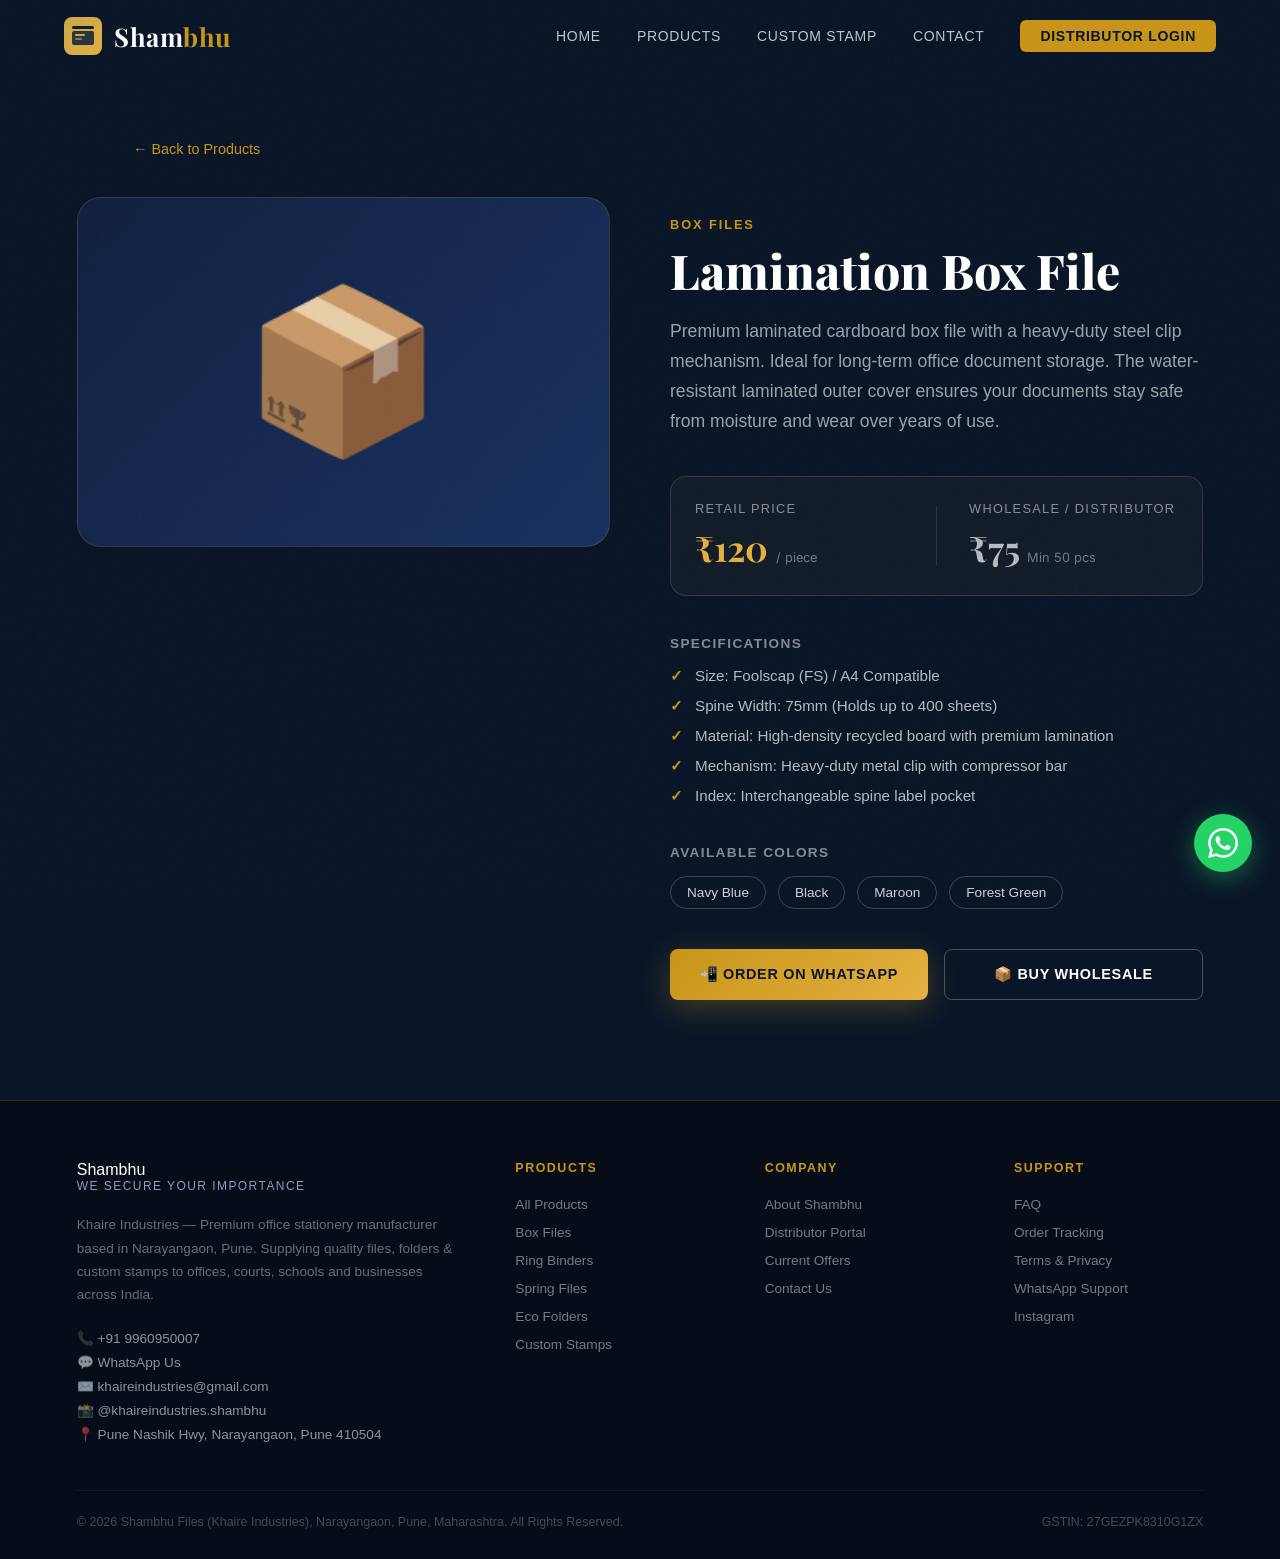
<file: product-detail.html>
<!DOCTYPE html>
<html lang="en">
<head>
<meta charset="UTF-8">
<meta name="viewport" content="width=device-width, initial-scale=1.0">
<title>Product Details | Shambhu — Premium Office Files</title>
<link href="https://fonts.googleapis.com/css2?family=Playfair+Display:wght@400;600;700;800&family=Inter:wght@300;400;500;600;700&display=swap" rel="stylesheet">
<link rel="stylesheet" href="assets/css/global.css">
<link rel="stylesheet" href="assets/css/responsive.css">
<style>
.detail-layout {
  display: grid; grid-template-columns: 1fr 1fr; gap: 60px;
  max-width: 1200px; margin: 0 auto; align-items: start;
}
.detail-gallery {
  background: linear-gradient(135deg, var(--navy-mid), var(--navy-light));
  border-radius: 24px; padding: 80px; text-align: center;
  border: 1px solid var(--border);
  position: sticky; top: 100px;
}
.detail-icon { font-size: 10rem; opacity: 0.9; }
.detail-content { padding-top: 20px; }
.detail-cat { font-size: 0.8rem; text-transform: uppercase; letter-spacing: 0.15em; color: var(--gold); font-weight: 600; margin-bottom: 12px; }
.detail-title { font-family: 'Playfair Display', serif; font-size: 3rem; margin-bottom: 20px; font-weight: 800; line-height: 1.1; }
.detail-desc { font-size: 1.1rem; color: rgba(255,255,255,0.6); line-height: 1.7; margin-bottom: 40px; }
.price-box {
  display: flex; gap: 32px; margin-bottom: 40px; padding: 24px;
  background: rgba(201,168,76,0.05); border: 1px solid rgba(201,168,76,0.2);
  border-radius: 16px; align-items: center;
}
.price-col { flex: 1; }
.price-label { font-size: 0.8rem; color: rgba(255,255,255,0.5); text-transform: uppercase; letter-spacing: 0.1em; margin-bottom: 8px; }
.price-val { font-family: 'Playfair Display', serif; font-size: 2.2rem; font-weight: 700; color: var(--gold-light); }
.price-val-sub { font-size: 0.8rem; color: rgba(255,255,255,0.4); font-family: 'Inter', sans-serif; font-weight: 400; }
.divider { width: 1px; height: 60px; background: rgba(255,255,255,0.1); }
.spec-list { list-style: none; margin-bottom: 40px; display: flex; flex-direction: column; gap: 12px; }
.spec-list li { display: flex; gap: 12px; font-size: 0.95rem; color: rgba(255,255,255,0.7); }
.spec-list li::before { content: '✓'; color: var(--gold); font-weight: bold; }
.color-options { display: flex; gap: 12px; margin-bottom: 40px; flex-wrap: wrap; }
.color-tag {
  padding: 8px 16px; border-radius: 20px; border: 1px solid rgba(255,255,255,0.2);
  font-size: 0.85rem; color: rgba(255,255,255,0.8); cursor: default;
}
.action-btns { display: flex; gap: 16px; }
@media(max-width: 900px){ .detail-layout { grid-template-columns: 1fr; } .detail-gallery { position: static; padding: 40px; } }
</style>
</head>
<body>

<nav id="navbar" class="scrolled">
  <a class="nav-logo" href="index.html">
    <svg class="nav-logo-svg" viewBox="0 0 38 38" fill="none" xmlns="http://www.w3.org/2000/svg">
      <rect width="38" height="38" rx="8" fill="url(#lg)"/>
      <rect x="8" y="9" width="22" height="3" rx="1.5" fill="#0B1F3A"/>
      <rect x="8" y="14" width="22" height="14" rx="2" fill="#0B1F3A" opacity="0.85"/>
      <rect x="11" y="17" width="10" height="2" rx="1" fill="#C9A84C"/>
      <rect x="11" y="21" width="7" height="2" rx="1" fill="#C9A84C" opacity="0.6"/>
      <defs><linearGradient id="lg" x1="0" y1="0" x2="38" y2="38" gradientUnits="userSpaceOnUse">
        <stop stop-color="#C9A84C"/><stop offset="1" stop-color="#E4B040"/>
      </linearGradient></defs>
    </svg>
    <span class="nav-logo-text">Sham<span>bhu</span></span>
  </a>
  <ul class="nav-links">
    <li><a href="index.html">Home</a></li>
    <li><a href="products.html" class="active">Products</a></li>
    <li><a href="stamp.html">Custom Stamp</a></li>
    <li><a href="contact.html">Contact</a></li>
    <li><a href="distributor.html" class="nav-cta">Distributor Login</a></li>
  </ul>
  <button class="hamburger" onclick="toggleMobile()" aria-label="Open menu">
    <span></span><span></span><span></span>
  </button>
</nav>

<div class="mobile-menu" id="mobileMenu">
  <button class="mobile-close" onclick="toggleMobile()">✕</button>
  <a href="index.html" onclick="toggleMobile()">Home</a>
  <a href="products.html" onclick="toggleMobile()">Products</a>
  <a href="stamp.html" onclick="toggleMobile()">Custom Stamp</a>
  <a href="distributor.html" onclick="toggleMobile()">Distributor</a>
  <a href="about.html" onclick="toggleMobile()">About</a>
  <a href="contact.html" onclick="toggleMobile()">Contact</a>
  <a href="offers.html" onclick="toggleMobile()">Offers</a>
</div>

<section style="padding-top: 140px; padding-bottom: 100px;">
  <a href="products.html" style="color:var(--gold);text-decoration:none;font-size:0.9rem;display:inline-flex;align-items:center;gap:8px;margin-bottom:40px;margin-left:5%;">← Back to Products</a>
  
  <div class="detail-layout">
    <div class="detail-gallery reveal">
      <div class="detail-icon">📦</div>
    </div>
    
    <div class="detail-content">
      <div class="detail-cat reveal">Box Files</div>
      <h1 class="detail-title reveal reveal-delay-1">Lamination Box File</h1>
      <p class="detail-desc reveal reveal-delay-2">
        Premium laminated cardboard box file with a heavy-duty steel clip mechanism. Ideal for long-term office document storage. The water-resistant laminated outer cover ensures your documents stay safe from moisture and wear over years of use.
      </p>
      
      <div class="price-box reveal reveal-delay-2">
        <div class="price-col">
          <div class="price-label">Retail Price</div>
          <div class="price-val">₹120 <span class="price-val-sub">/ piece</span></div>
        </div>
        <div class="divider"></div>
        <div class="price-col">
          <div class="price-label">Wholesale / Distributor</div>
          <div class="price-val" style="color: rgba(255,255,255,0.7);">₹75 <span class="price-val-sub">Min 50 pcs</span></div>
        </div>
      </div>
      
      <h4 style="font-size: 0.85rem; text-transform: uppercase; letter-spacing: 0.1em; color: rgba(255,255,255,0.5); margin-bottom: 16px;" class="reveal reveal-delay-3">Specifications</h4>
      <ul class="spec-list reveal reveal-delay-3">
        <li>Size: Foolscap (FS) / A4 Compatible</li>
        <li>Spine Width: 75mm (Holds up to 400 sheets)</li>
        <li>Material: High-density recycled board with premium lamination</li>
        <li>Mechanism: Heavy-duty metal clip with compressor bar</li>
        <li>Index: Interchangeable spine label pocket</li>
      </ul>
      
      <h4 style="font-size: 0.85rem; text-transform: uppercase; letter-spacing: 0.1em; color: rgba(255,255,255,0.5); margin-bottom: 16px;" class="reveal reveal-delay-3">Available Colors</h4>
      <div class="color-options reveal reveal-delay-3">
        <span class="color-tag">Navy Blue</span>
        <span class="color-tag">Black</span>
        <span class="color-tag">Maroon</span>
        <span class="color-tag">Forest Green</span>
      </div>
      
      <div class="action-btns reveal reveal-delay-4">
        <a href="https://wa.me/919960950007" target="_blank" class="btn-primary" style="flex:1;justify-content:center;padding:16px;">📲 Order on WhatsApp</a>
        <a href="distributor.html" class="btn-secondary" style="flex:1;justify-content:center;padding:16px;">📦 Buy Wholesale</a>
      </div>
    </div>
  </div>
</section>


<a class="wa-float" href="https://wa.me/919960950007?text=Hi%20Shambhu%2C%20I%20want%20to%20enquire%20about%20your%20products!" target="_blank" title="Chat on WhatsApp" aria-label="WhatsApp">
  <svg viewBox="0 0 24 24" xmlns="http://www.w3.org/2000/svg">
    <path d="M17.472 14.382c-.297-.149-1.758-.867-2.03-.967-.273-.099-.471-.148-.67.15-.197.297-.767.966-.94 1.164-.173.199-.347.223-.644.075-.297-.15-1.255-.463-2.39-1.475-.883-.788-1.48-1.761-1.653-2.059-.173-.297-.018-.458.13-.606.134-.133.298-.347.446-.52.149-.174.198-.298.298-.497.099-.198.05-.371-.025-.52-.075-.149-.669-1.612-.916-2.207-.242-.579-.487-.5-.669-.51-.173-.008-.371-.01-.57-.01-.198 0-.52.074-.792.372-.272.297-1.04 1.016-1.04 2.479 0 1.462 1.065 2.875 1.213 3.074.149.198 2.096 3.2 5.077 4.487.709.306 1.262.489 1.694.625.712.227 1.36.195 1.871.118.571-.085 1.758-.719 2.006-1.413.248-.694.248-1.289.173-1.413-.074-.124-.272-.198-.57-.347m-5.421 7.403h-.004a9.87 9.87 0 01-5.031-1.378l-.361-.214-3.741.982.998-3.648-.235-.374a9.86 9.86 0 01-1.51-5.26c.001-5.45 4.436-9.884 9.888-9.884 2.64 0 5.122 1.03 6.988 2.898a9.825 9.825 0 012.893 6.994c-.003 5.45-4.437 9.884-9.885 9.884m8.413-18.297A11.815 11.815 0 0012.05 0C5.495 0 .16 5.335.157 11.892c0 2.096.547 4.142 1.588 5.945L.057 24l6.305-1.654a11.882 11.882 0 005.683 1.448h.005c6.554 0 11.89-5.335 11.893-11.893a11.821 11.821 0 00-3.48-8.413Z"/>
  </svg>
</a>

<footer>
  <div class="footer-grid">
    <div>
      <div class="footer-brand-name">Sham<span>bhu</span></div>
      <div class="footer-tagline">We Secure Your Importance</div>
      <div class="footer-desc">Khaire Industries — Premium office stationery manufacturer based in Narayangaon, Pune. Supplying quality files, folders &amp; custom stamps to offices, courts, schools and businesses across India.</div>
      <div class="footer-contact">
        <a href="tel:+919960950007">📞 +91 9960950007</a>
        <a href="https://wa.me/919960950007" target="_blank">💬 WhatsApp Us</a>
        <a href="mailto:khaireindustries@gmail.com">✉️ khaireindustries@gmail.com</a>
        <a href="https://www.instagram.com/khaireindustries.shambhu" target="_blank">📸 @khaireindustries.shambhu</a>
        <a href="#" style="cursor:default;pointer-events:none">📍 Pune Nashik Hwy, Narayangaon, Pune 410504</a>
      </div>
    </div>
    <div class="footer-col">
      <h4>Products</h4>
      <ul>
        <li><a href="products.html">All Products</a></li>
        <li><a href="products.html">Box Files</a></li>
        <li><a href="products.html">Ring Binders</a></li>
        <li><a href="products.html">Spring Files</a></li>
        <li><a href="products.html">Eco Folders</a></li>
        <li><a href="stamp.html">Custom Stamps</a></li>
      </ul>
    </div>
    <div class="footer-col">
      <h4>Company</h4>
      <ul>
        <li><a href="about.html">About Shambhu</a></li>
        <li><a href="distributor.html">Distributor Portal</a></li>
        <li><a href="offers.html">Current Offers</a></li>
        <li><a href="contact.html">Contact Us</a></li>
      </ul>
    </div>
    <div class="footer-col">
      <h4>Support</h4>
      <ul>
        <li><a href="faq.html">FAQ</a></li>
        <li><a href="tracking.html">Order Tracking</a></li>
        <li><a href="terms.html">Terms &amp; Privacy</a></li>
        <li><a href="https://wa.me/919960950007" target="_blank">WhatsApp Support</a></li>
        <li><a href="https://www.instagram.com/khaireindustries.shambhu" target="_blank">Instagram</a></li>
      </ul>
    </div>
  </div>
  <div class="footer-bottom">
    <p>© 2026 Shambhu Files (Khaire Industries), Narayangaon, Pune, Maharashtra. All Rights Reserved.</p>
    <p class="footer-gstin">GSTIN: 27GEZPK8310G1ZX</p>
  </div>
</footer>

<script src="assets/js/main.js"></script>
<script>
  // Navbar scroll
  window.addEventListener('scroll', () => {
    const n = document.getElementById('navbar');
    if (n) n.classList.toggle('scrolled', window.scrollY > 40);
  });
  // Mobile menu
  function toggleMobile() {
    const m = document.getElementById('mobileMenu');
    if (m) m.classList.toggle('open');
  }
  // Scroll reveal
  const _obs = new IntersectionObserver((entries) => {
    entries.forEach(e => { if (e.isIntersecting) e.target.classList.add('visible'); });
  }, { threshold: 0.08 });
  document.querySelectorAll('.reveal').forEach(el => _obs.observe(el));
</script>
</body>
</html>
</file>
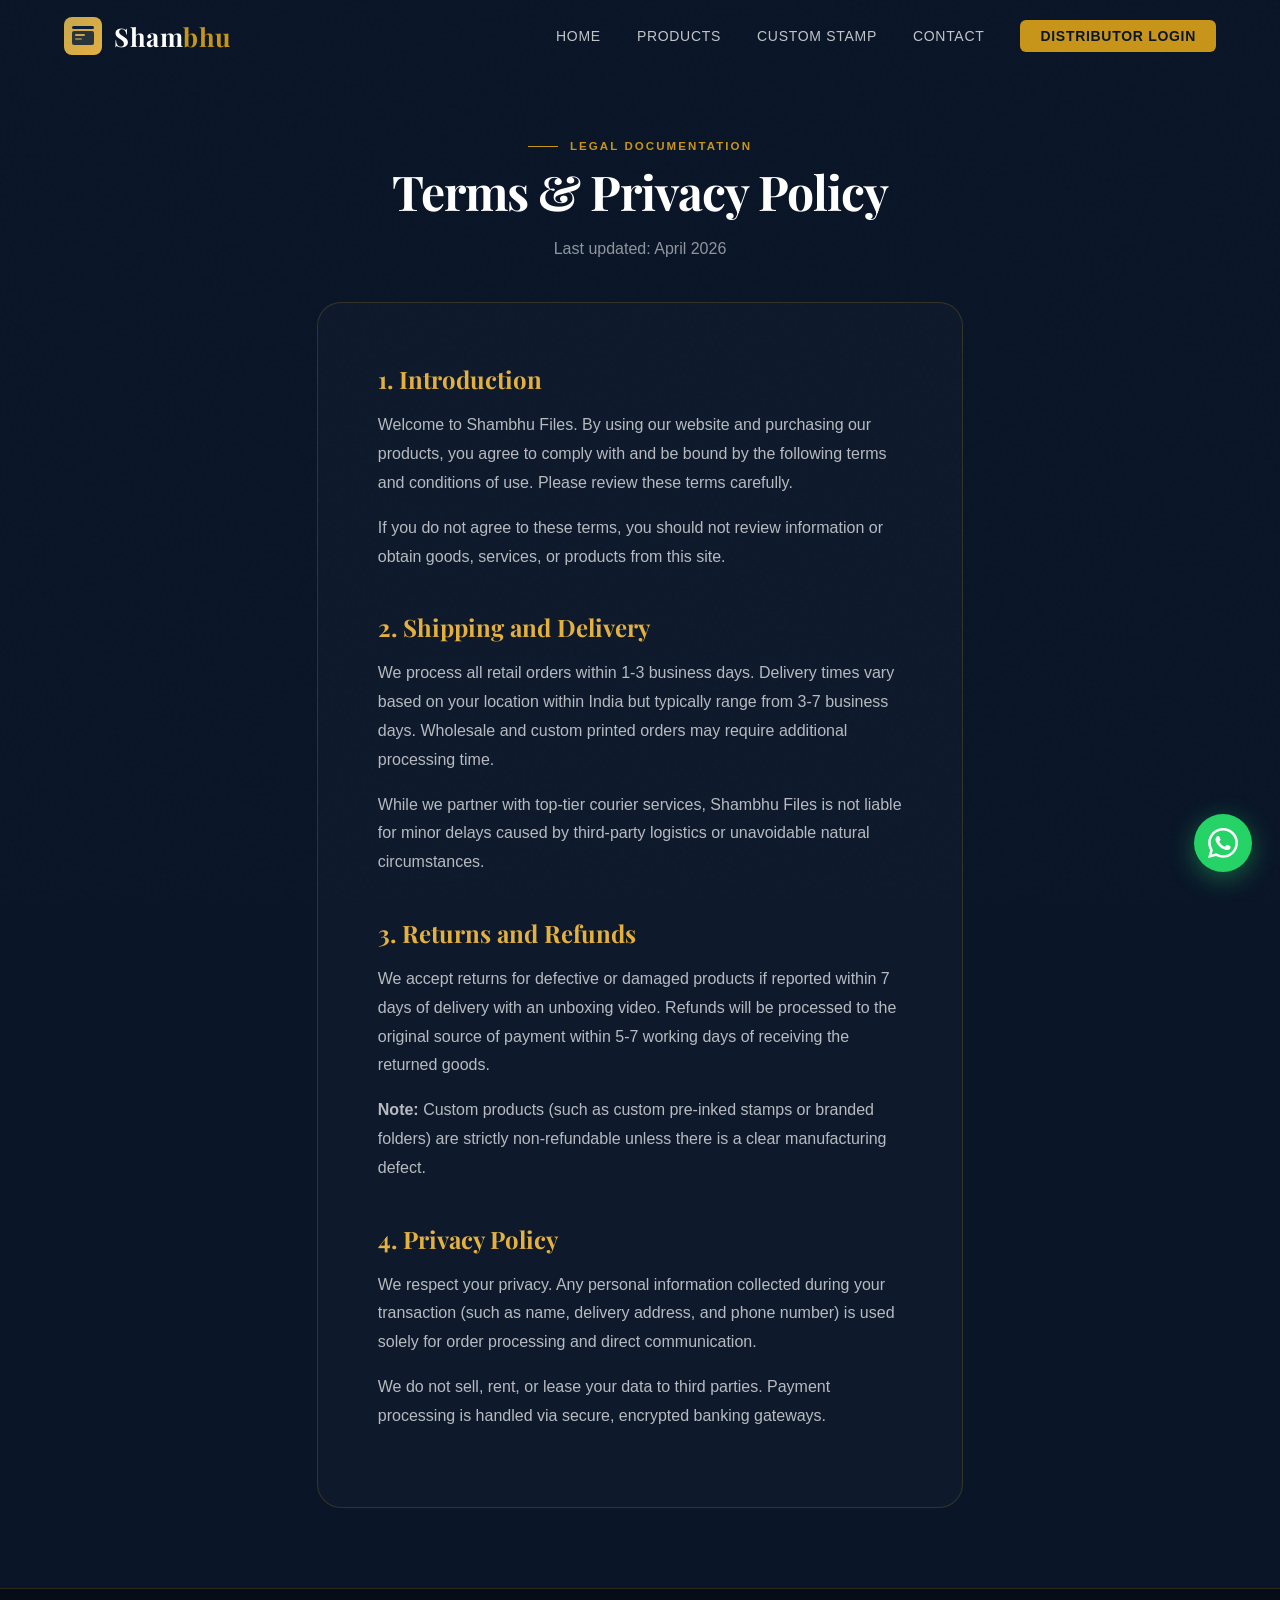
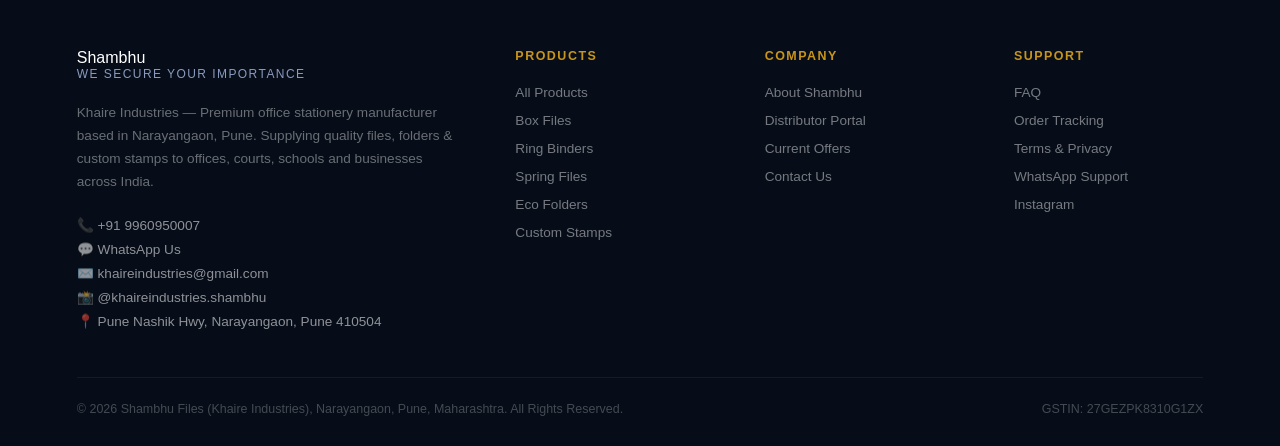
<file: terms.html>
<!DOCTYPE html>
<html lang="en">
<head>
<meta charset="UTF-8">
<meta name="viewport" content="width=device-width, initial-scale=1.0">
<title>Terms & Privacy | Shambhu — Premium Office Files</title>
<link href="https://fonts.googleapis.com/css2?family=Playfair+Display:wght@400;600;700;800&family=Inter:wght@300;400;500;600;700&display=swap" rel="stylesheet">
<link rel="stylesheet" href="assets/css/global.css">
<link rel="stylesheet" href="assets/css/responsive.css">
<style>
.terms-layout { max-width: 800px; margin: 0 auto; padding: 140px 6% 80px; }
.doc-box { background: rgba(255,255,255,0.02); border: 1px solid var(--border); border-radius: 24px; padding: 60px; margin-top: 40px; }
.doc-section { margin-bottom: 40px; }
.doc-section:last-child { margin-bottom: 0; }
.doc-heading { font-family: 'Playfair Display', serif; font-size: 1.5rem; font-weight: 700; color: var(--gold-light); margin-bottom: 16px; display: flex; align-items: center; gap: 12px; }
.doc-text { font-size: 1rem; line-height: 1.8; color: rgba(255,255,255,0.7); }
.doc-text p { margin-bottom: 16px; }
@media(max-width: 768px){ .doc-box { padding: 32px; } }
</style>
</head>
<body>

<nav id="navbar" class="scrolled">
  <a class="nav-logo" href="index.html">
    <svg class="nav-logo-svg" viewBox="0 0 38 38" fill="none" xmlns="http://www.w3.org/2000/svg">
      <rect width="38" height="38" rx="8" fill="url(#lg)"/>
      <rect x="8" y="9" width="22" height="3" rx="1.5" fill="#0B1F3A"/>
      <rect x="8" y="14" width="22" height="14" rx="2" fill="#0B1F3A" opacity="0.85"/>
      <rect x="11" y="17" width="10" height="2" rx="1" fill="#C9A84C"/>
      <rect x="11" y="21" width="7" height="2" rx="1" fill="#C9A84C" opacity="0.6"/>
      <defs><linearGradient id="lg" x1="0" y1="0" x2="38" y2="38" gradientUnits="userSpaceOnUse">
        <stop stop-color="#C9A84C"/><stop offset="1" stop-color="#E4B040"/>
      </linearGradient></defs>
    </svg>
    <span class="nav-logo-text">Sham<span>bhu</span></span>
  </a>
  <ul class="nav-links">
    <li><a href="index.html">Home</a></li>
    <li><a href="products.html">Products</a></li>
    <li><a href="stamp.html">Custom Stamp</a></li>
    <li><a href="contact.html">Contact</a></li>
    <li><a href="distributor.html" class="nav-cta">Distributor Login</a></li>
  </ul>
  <button class="hamburger" onclick="toggleMobile()" aria-label="Open menu">
    <span></span><span></span><span></span>
  </button>
</nav>

<div class="mobile-menu" id="mobileMenu">
  <button class="mobile-close" onclick="toggleMobile()">✕</button>
  <a href="index.html" onclick="toggleMobile()">Home</a>
  <a href="products.html" onclick="toggleMobile()">Products</a>
  <a href="stamp.html" onclick="toggleMobile()">Custom Stamp</a>
  <a href="distributor.html" onclick="toggleMobile()">Distributor</a>
  <a href="about.html" onclick="toggleMobile()">About</a>
  <a href="contact.html" onclick="toggleMobile()">Contact</a>
  <a href="offers.html" onclick="toggleMobile()">Offers</a>
</div>

<section class="terms-layout">
  <div style="text-align: center;">
    <div class="section-label reveal" style="justify-content:center;">Legal Documentation</div>
    <h2 class="section-title reveal reveal-delay-1">Terms & Privacy Policy</h2>
    <p class="section-sub reveal reveal-delay-2" style="margin: 0 auto;">Last updated: April 2026</p>
  </div>
  
  <div class="doc-box reveal reveal-delay-2">
    <div class="doc-section">
      <h3 class="doc-heading">1. Introduction</h3>
      <div class="doc-text">
        <p>Welcome to Shambhu Files. By using our website and purchasing our products, you agree to comply with and be bound by the following terms and conditions of use. Please review these terms carefully.</p>
        <p>If you do not agree to these terms, you should not review information or obtain goods, services, or products from this site.</p>
      </div>
    </div>
    
    <div class="doc-section">
      <h3 class="doc-heading">2. Shipping and Delivery</h3>
      <div class="doc-text">
        <p>We process all retail orders within 1-3 business days. Delivery times vary based on your location within India but typically range from 3-7 business days. Wholesale and custom printed orders may require additional processing time.</p>
        <p>While we partner with top-tier courier services, Shambhu Files is not liable for minor delays caused by third-party logistics or unavoidable natural circumstances.</p>
      </div>
    </div>
    
    <div class="doc-section">
      <h3 class="doc-heading">3. Returns and Refunds</h3>
      <div class="doc-text">
        <p>We accept returns for defective or damaged products if reported within 7 days of delivery with an unboxing video. Refunds will be processed to the original source of payment within 5-7 working days of receiving the returned goods.</p>
        <p><strong>Note:</strong> Custom products (such as custom pre-inked stamps or branded folders) are strictly non-refundable unless there is a clear manufacturing defect.</p>
      </div>
    </div>
    
    <div class="doc-section">
      <h3 class="doc-heading">4. Privacy Policy</h3>
      <div class="doc-text">
        <p>We respect your privacy. Any personal information collected during your transaction (such as name, delivery address, and phone number) is used solely for order processing and direct communication.</p>
        <p>We do not sell, rent, or lease your data to third parties. Payment processing is handled via secure, encrypted banking gateways.</p>
      </div>
    </div>
  </div>
</section>



<a class="wa-float" href="https://wa.me/919960950007?text=Hi%20Shambhu%2C%20I%20want%20to%20enquire%20about%20your%20products!" target="_blank" title="Chat on WhatsApp" aria-label="WhatsApp">
  <svg viewBox="0 0 24 24" xmlns="http://www.w3.org/2000/svg">
    <path d="M17.472 14.382c-.297-.149-1.758-.867-2.03-.967-.273-.099-.471-.148-.67.15-.197.297-.767.966-.94 1.164-.173.199-.347.223-.644.075-.297-.15-1.255-.463-2.39-1.475-.883-.788-1.48-1.761-1.653-2.059-.173-.297-.018-.458.13-.606.134-.133.298-.347.446-.52.149-.174.198-.298.298-.497.099-.198.05-.371-.025-.52-.075-.149-.669-1.612-.916-2.207-.242-.579-.487-.5-.669-.51-.173-.008-.371-.01-.57-.01-.198 0-.52.074-.792.372-.272.297-1.04 1.016-1.04 2.479 0 1.462 1.065 2.875 1.213 3.074.149.198 2.096 3.2 5.077 4.487.709.306 1.262.489 1.694.625.712.227 1.36.195 1.871.118.571-.085 1.758-.719 2.006-1.413.248-.694.248-1.289.173-1.413-.074-.124-.272-.198-.57-.347m-5.421 7.403h-.004a9.87 9.87 0 01-5.031-1.378l-.361-.214-3.741.982.998-3.648-.235-.374a9.86 9.86 0 01-1.51-5.26c.001-5.45 4.436-9.884 9.888-9.884 2.64 0 5.122 1.03 6.988 2.898a9.825 9.825 0 012.893 6.994c-.003 5.45-4.437 9.884-9.885 9.884m8.413-18.297A11.815 11.815 0 0012.05 0C5.495 0 .16 5.335.157 11.892c0 2.096.547 4.142 1.588 5.945L.057 24l6.305-1.654a11.882 11.882 0 005.683 1.448h.005c6.554 0 11.89-5.335 11.893-11.893a11.821 11.821 0 00-3.48-8.413Z"/>
  </svg>
</a>

<footer>
  <div class="footer-grid">
    <div>
      <div class="footer-brand-name">Sham<span>bhu</span></div>
      <div class="footer-tagline">We Secure Your Importance</div>
      <div class="footer-desc">Khaire Industries — Premium office stationery manufacturer based in Narayangaon, Pune. Supplying quality files, folders &amp; custom stamps to offices, courts, schools and businesses across India.</div>
      <div class="footer-contact">
        <a href="tel:+919960950007">📞 +91 9960950007</a>
        <a href="https://wa.me/919960950007" target="_blank">💬 WhatsApp Us</a>
        <a href="mailto:khaireindustries@gmail.com">✉️ khaireindustries@gmail.com</a>
        <a href="https://www.instagram.com/khaireindustries.shambhu" target="_blank">📸 @khaireindustries.shambhu</a>
        <a href="#" style="cursor:default;pointer-events:none">📍 Pune Nashik Hwy, Narayangaon, Pune 410504</a>
      </div>
    </div>
    <div class="footer-col">
      <h4>Products</h4>
      <ul>
        <li><a href="products.html">All Products</a></li>
        <li><a href="products.html">Box Files</a></li>
        <li><a href="products.html">Ring Binders</a></li>
        <li><a href="products.html">Spring Files</a></li>
        <li><a href="products.html">Eco Folders</a></li>
        <li><a href="stamp.html">Custom Stamps</a></li>
      </ul>
    </div>
    <div class="footer-col">
      <h4>Company</h4>
      <ul>
        <li><a href="about.html">About Shambhu</a></li>
        <li><a href="distributor.html">Distributor Portal</a></li>
        <li><a href="offers.html">Current Offers</a></li>
        <li><a href="contact.html">Contact Us</a></li>
      </ul>
    </div>
    <div class="footer-col">
      <h4>Support</h4>
      <ul>
        <li><a href="faq.html">FAQ</a></li>
        <li><a href="tracking.html">Order Tracking</a></li>
        <li><a href="terms.html">Terms &amp; Privacy</a></li>
        <li><a href="https://wa.me/919960950007" target="_blank">WhatsApp Support</a></li>
        <li><a href="https://www.instagram.com/khaireindustries.shambhu" target="_blank">Instagram</a></li>
      </ul>
    </div>
  </div>
  <div class="footer-bottom">
    <p>© 2026 Shambhu Files (Khaire Industries), Narayangaon, Pune, Maharashtra. All Rights Reserved.</p>
    <p class="footer-gstin">GSTIN: 27GEZPK8310G1ZX</p>
  </div>
</footer>

<script src="assets/js/main.js"></script>
<script>
  // Navbar scroll
  window.addEventListener('scroll', () => {
    const n = document.getElementById('navbar');
    if (n) n.classList.toggle('scrolled', window.scrollY > 40);
  });
  // Mobile menu
  function toggleMobile() {
    const m = document.getElementById('mobileMenu');
    if (m) m.classList.toggle('open');
  }
  // Scroll reveal
  const _obs = new IntersectionObserver((entries) => {
    entries.forEach(e => { if (e.isIntersecting) e.target.classList.add('visible'); });
  }, { threshold: 0.08 });
  document.querySelectorAll('.reveal').forEach(el => _obs.observe(el));
</script>
</body>
</html>
</file>
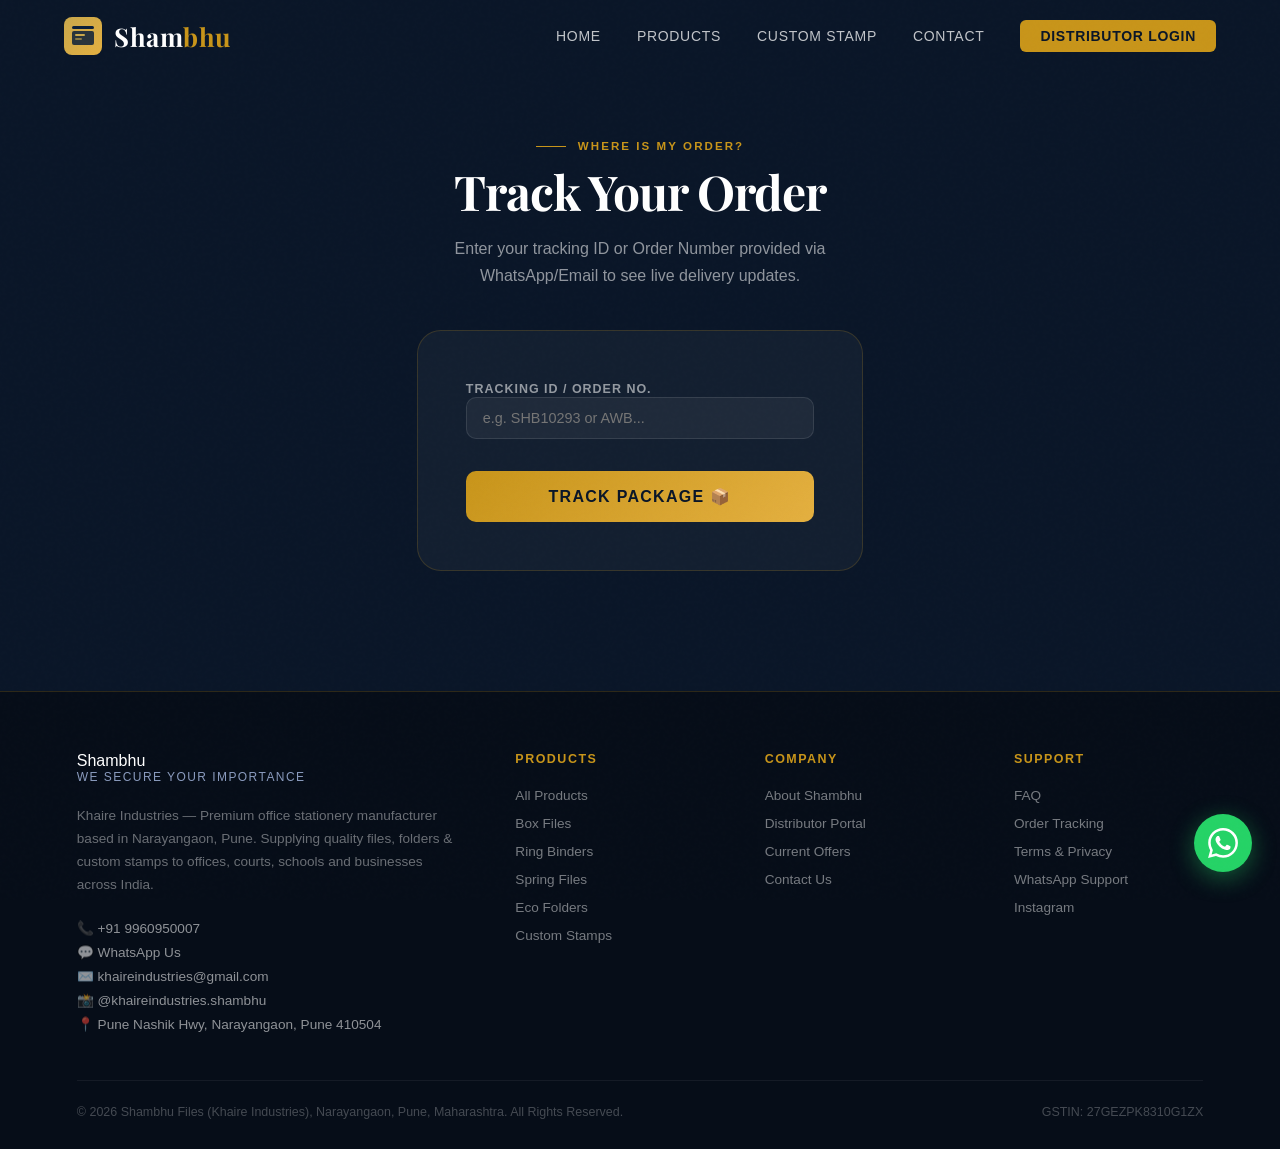
<file: tracking.html>
<!DOCTYPE html>
<html lang="en">
<head>
<meta charset="UTF-8">
<meta name="viewport" content="width=device-width, initial-scale=1.0">
<title>Track Order | Shambhu — Premium Office Files</title>
<link href="https://fonts.googleapis.com/css2?family=Playfair+Display:wght@400;600;700;800&family=Inter:wght@300;400;500;600;700&display=swap" rel="stylesheet">
<link rel="stylesheet" href="assets/css/global.css">
<link rel="stylesheet" href="assets/css/responsive.css">
<style>
.tracking-layout { max-width: 600px; margin: 0 auto; padding: 140px 6% 120px; text-align: center; }
.tracking-box { background: var(--card-bg); border: 1px solid var(--border); border-radius: 24px; padding: 48px; margin-top: 40px; text-align: left; }
.tracking-status { margin-top: 32px; display: none; border-top: 1px solid rgba(255,255,255,0.1); padding-top: 32px; }
.status-point { display: flex; gap: 16px; align-items: flex-start; margin-bottom: 24px; position: relative; }
.status-point:last-child { margin-bottom: 0; }
.status-point:not(:last-child)::after { content: ''; position: absolute; left: 11px; top: 30px; bottom: -20px; width: 2px; background: rgba(201,168,76,0.3); }
.status-icon { width: 24px; height: 24px; border-radius: 50%; background: var(--gold); display: flex; align-items: center; justify-content: center; font-size: 0.7rem; color: var(--navy); z-index: 2; margin-top: 2px; }
.status-icon.inactive { background: rgba(255,255,255,0.1); color: transparent; }
.status-text h4 { font-size: 0.95rem; font-weight: 600; margin-bottom: 4px; }
.status-text p { font-size: 0.85rem; color: rgba(255,255,255,0.5); }
.status-text.inactive { opacity: 0.5; }
@media(max-width: 768px){ .tracking-box { padding: 32px; } }
</style>
</head>
<body>

<nav id="navbar" class="scrolled">
  <a class="nav-logo" href="index.html">
    <svg class="nav-logo-svg" viewBox="0 0 38 38" fill="none" xmlns="http://www.w3.org/2000/svg">
      <rect width="38" height="38" rx="8" fill="url(#lg)"/>
      <rect x="8" y="9" width="22" height="3" rx="1.5" fill="#0B1F3A"/>
      <rect x="8" y="14" width="22" height="14" rx="2" fill="#0B1F3A" opacity="0.85"/>
      <rect x="11" y="17" width="10" height="2" rx="1" fill="#C9A84C"/>
      <rect x="11" y="21" width="7" height="2" rx="1" fill="#C9A84C" opacity="0.6"/>
      <defs><linearGradient id="lg" x1="0" y1="0" x2="38" y2="38" gradientUnits="userSpaceOnUse">
        <stop stop-color="#C9A84C"/><stop offset="1" stop-color="#E4B040"/>
      </linearGradient></defs>
    </svg>
    <span class="nav-logo-text">Sham<span>bhu</span></span>
  </a>
  <ul class="nav-links">
    <li><a href="index.html">Home</a></li>
    <li><a href="products.html">Products</a></li>
    <li><a href="stamp.html">Custom Stamp</a></li>
    <li><a href="contact.html">Contact</a></li>
    <li><a href="distributor.html" class="nav-cta">Distributor Login</a></li>
  </ul>
  <button class="hamburger" onclick="toggleMobile()" aria-label="Open menu">
    <span></span><span></span><span></span>
  </button>
</nav>

<div class="mobile-menu" id="mobileMenu">
  <button class="mobile-close" onclick="toggleMobile()">✕</button>
  <a href="index.html" onclick="toggleMobile()">Home</a>
  <a href="products.html" onclick="toggleMobile()">Products</a>
  <a href="stamp.html" onclick="toggleMobile()">Custom Stamp</a>
  <a href="distributor.html" onclick="toggleMobile()">Distributor</a>
  <a href="about.html" onclick="toggleMobile()">About</a>
  <a href="contact.html" onclick="toggleMobile()">Contact</a>
  <a href="offers.html" onclick="toggleMobile()">Offers</a>
</div>

<section class="tracking-layout">
  <div class="section-label reveal" style="justify-content:center;">Where is my order?</div>
  <h2 class="section-title reveal reveal-delay-1">Track Your Order</h2>
  <p class="section-sub reveal reveal-delay-2" style="margin: 0 auto;">Enter your tracking ID or Order Number provided via WhatsApp/Email to see live delivery updates.</p>
  
  <div class="tracking-box reveal reveal-delay-2">
    <form class="form-group" id="trackingForm" onsubmit="event.preventDefault(); document.getElementById('trackingStatus').style.display='block';">
      <div style="margin-bottom: 16px;">
        <label class="form-label">Tracking ID / Order No.</label>
        <input type="text" class="form-input" placeholder="e.g. SHB10293 or AWB..." required>
      </div>
      <button type="submit" class="form-submit">Track Package 📦</button>
    </form>
    
    <div class="tracking-status" id="trackingStatus">
      <h3 style="font-family:'Playfair Display',serif; font-size:1.4rem; margin-bottom: 24px; color:var(--gold-light);">Order Status: SHB10293</h3>
      
      <div class="status-point">
        <div class="status-icon">✓</div>
        <div class="status-text">
          <h4>Order Confirmed</h4>
          <p>April 25, 2026 - 10:30 AM</p>
        </div>
      </div>
      
      <div class="status-point">
        <div class="status-icon">✓</div>
        <div class="status-text">
          <h4>Processed in Factory</h4>
          <p>April 26, 2026 - 2:15 PM</p>
        </div>
      </div>
      
      <div class="status-point">
        <div class="status-icon">✓</div>
        <div class="status-text">
          <h4>Out for Delivery</h4>
          <p>April 28, 2026 - 9:00 AM (Pune Hub)</p>
        </div>
      </div>
      
      <div class="status-point">
        <div class="status-icon inactive"></div>
        <div class="status-text inactive">
          <h4>Delivered</h4>
          <p>Pending</p>
        </div>
      </div>
    </div>
  </div>
</section>



<a class="wa-float" href="https://wa.me/919960950007?text=Hi%20Shambhu%2C%20I%20want%20to%20enquire%20about%20your%20products!" target="_blank" title="Chat on WhatsApp" aria-label="WhatsApp">
  <svg viewBox="0 0 24 24" xmlns="http://www.w3.org/2000/svg">
    <path d="M17.472 14.382c-.297-.149-1.758-.867-2.03-.967-.273-.099-.471-.148-.67.15-.197.297-.767.966-.94 1.164-.173.199-.347.223-.644.075-.297-.15-1.255-.463-2.39-1.475-.883-.788-1.48-1.761-1.653-2.059-.173-.297-.018-.458.13-.606.134-.133.298-.347.446-.52.149-.174.198-.298.298-.497.099-.198.05-.371-.025-.52-.075-.149-.669-1.612-.916-2.207-.242-.579-.487-.5-.669-.51-.173-.008-.371-.01-.57-.01-.198 0-.52.074-.792.372-.272.297-1.04 1.016-1.04 2.479 0 1.462 1.065 2.875 1.213 3.074.149.198 2.096 3.2 5.077 4.487.709.306 1.262.489 1.694.625.712.227 1.36.195 1.871.118.571-.085 1.758-.719 2.006-1.413.248-.694.248-1.289.173-1.413-.074-.124-.272-.198-.57-.347m-5.421 7.403h-.004a9.87 9.87 0 01-5.031-1.378l-.361-.214-3.741.982.998-3.648-.235-.374a9.86 9.86 0 01-1.51-5.26c.001-5.45 4.436-9.884 9.888-9.884 2.64 0 5.122 1.03 6.988 2.898a9.825 9.825 0 012.893 6.994c-.003 5.45-4.437 9.884-9.885 9.884m8.413-18.297A11.815 11.815 0 0012.05 0C5.495 0 .16 5.335.157 11.892c0 2.096.547 4.142 1.588 5.945L.057 24l6.305-1.654a11.882 11.882 0 005.683 1.448h.005c6.554 0 11.89-5.335 11.893-11.893a11.821 11.821 0 00-3.48-8.413Z"/>
  </svg>
</a>

<footer>
  <div class="footer-grid">
    <div>
      <div class="footer-brand-name">Sham<span>bhu</span></div>
      <div class="footer-tagline">We Secure Your Importance</div>
      <div class="footer-desc">Khaire Industries — Premium office stationery manufacturer based in Narayangaon, Pune. Supplying quality files, folders &amp; custom stamps to offices, courts, schools and businesses across India.</div>
      <div class="footer-contact">
        <a href="tel:+919960950007">📞 +91 9960950007</a>
        <a href="https://wa.me/919960950007" target="_blank">💬 WhatsApp Us</a>
        <a href="mailto:khaireindustries@gmail.com">✉️ khaireindustries@gmail.com</a>
        <a href="https://www.instagram.com/khaireindustries.shambhu" target="_blank">📸 @khaireindustries.shambhu</a>
        <a href="#" style="cursor:default;pointer-events:none">📍 Pune Nashik Hwy, Narayangaon, Pune 410504</a>
      </div>
    </div>
    <div class="footer-col">
      <h4>Products</h4>
      <ul>
        <li><a href="products.html">All Products</a></li>
        <li><a href="products.html">Box Files</a></li>
        <li><a href="products.html">Ring Binders</a></li>
        <li><a href="products.html">Spring Files</a></li>
        <li><a href="products.html">Eco Folders</a></li>
        <li><a href="stamp.html">Custom Stamps</a></li>
      </ul>
    </div>
    <div class="footer-col">
      <h4>Company</h4>
      <ul>
        <li><a href="about.html">About Shambhu</a></li>
        <li><a href="distributor.html">Distributor Portal</a></li>
        <li><a href="offers.html">Current Offers</a></li>
        <li><a href="contact.html">Contact Us</a></li>
      </ul>
    </div>
    <div class="footer-col">
      <h4>Support</h4>
      <ul>
        <li><a href="faq.html">FAQ</a></li>
        <li><a href="tracking.html">Order Tracking</a></li>
        <li><a href="terms.html">Terms &amp; Privacy</a></li>
        <li><a href="https://wa.me/919960950007" target="_blank">WhatsApp Support</a></li>
        <li><a href="https://www.instagram.com/khaireindustries.shambhu" target="_blank">Instagram</a></li>
      </ul>
    </div>
  </div>
  <div class="footer-bottom">
    <p>© 2026 Shambhu Files (Khaire Industries), Narayangaon, Pune, Maharashtra. All Rights Reserved.</p>
    <p class="footer-gstin">GSTIN: 27GEZPK8310G1ZX</p>
  </div>
</footer>

<script src="assets/js/main.js"></script>
<script>
  // Navbar scroll
  window.addEventListener('scroll', () => {
    const n = document.getElementById('navbar');
    if (n) n.classList.toggle('scrolled', window.scrollY > 40);
  });
  // Mobile menu
  function toggleMobile() {
    const m = document.getElementById('mobileMenu');
    if (m) m.classList.toggle('open');
  }
  // Scroll reveal
  const _obs = new IntersectionObserver((entries) => {
    entries.forEach(e => { if (e.isIntersecting) e.target.classList.add('visible'); });
  }, { threshold: 0.08 });
  document.querySelectorAll('.reveal').forEach(el => _obs.observe(el));
</script>
</body>
</html>
</file>
<file: assets/css/global.css>
:root {
  --navy: #0A1628;
  --navy-mid: #112040;
  --navy-light: #1a3260;
  --gold: #C8951A;
  --gold-light: #E4B040;
  --gold-pale: #F5D98A;
  --cream: #FDF6E3;
  --white: #FFFFFF;
  --red-accent: #C0392B;
  --text-muted: #8A9BBE;
  --card-bg: rgba(255,255,255,0.04);
  --border: rgba(200,149,26,0.2);
}

*,*::before,*::after{box-sizing:border-box;margin:0;padding:0}
html{scroll-behavior:smooth;font-size:16px}
body{
  font-family:'DM Sans',sans-serif;
  background:var(--navy);
  color:var(--white);
  overflow-x:hidden;
  cursor:default;
}

/* SCROLLBAR */
::-webkit-scrollbar{width:6px}
::-webkit-scrollbar-track{background:var(--navy)}
::-webkit-scrollbar-thumb{background:var(--gold);border-radius:3px}

/* GRAIN OVERLAY */
body::before{
  content:'';
  position:fixed;
  inset:0;
  background-image:url("data:image/svg+xml,%3Csvg viewBox='0 0 256 256' xmlns='http://www.w3.org/2000/svg'%3E%3Cfilter id='noise'%3E%3CfeTurbulence type='fractalNoise' baseFrequency='0.9' numOctaves='4' stitchTiles='stitch'/%3E%3C/filter%3E%3Crect width='100%25' height='100%25' filter='url(%23noise)' opacity='0.04'/%3E%3C/svg%3E");
  pointer-events:none;
  z-index:9999;
  opacity:0.35;
}

/* ===================== NAVBAR ===================== */
nav{
  position:fixed;top:0;left:0;right:0;z-index:1000;
  padding:0 5%;
  display:flex;align-items:center;justify-content:space-between;
  height:72px;
  transition:all 0.4s ease;
  border-bottom:1px solid transparent;
}
nav.scrolled{
  background:rgba(10,22,40,0.95);
  backdrop-filter:blur(20px);
  border-bottom:1px solid var(--border);
}
.nav-logo{
  display:flex;align-items:center;gap:12px;
  text-decoration:none;
}
.nav-logo-icon{
  width:38px;height:38px;
  background:linear-gradient(135deg,var(--gold),var(--gold-light));
  border-radius:8px;
  display:flex;align-items:center;justify-content:center;
  font-size:18px;
  box-shadow:0 4px 15px rgba(200,149,26,0.4);
}
.nav-logo-text{
  font-family:'Playfair Display',serif;
  font-size:1.6rem;
  font-weight:700;
  color:var(--white);
  letter-spacing:0.02em;
}
.nav-logo-text span{color:var(--gold)}

.nav-links{
  display:flex;align-items:center;gap:36px;
  list-style:none;
}
.nav-links a{
  text-decoration:none;
  color:rgba(255,255,255,0.75);
  font-size:0.875rem;
  font-weight:500;
  letter-spacing:0.05em;
  text-transform:uppercase;
  transition:color 0.3s;
  position:relative;
}
.nav-links a::after{
  content:'';position:absolute;bottom:-4px;left:0;right:0;
  height:1px;background:var(--gold);
  transform:scaleX(0);transition:transform 0.3s ease;
}
.nav-links a:hover{color:var(--gold)}
.nav-links a:hover::after{transform:scaleX(1)}

.nav-btn{
  background:var(--gold);
  color:var(--navy)!important;
  padding:8px 20px;
  border-radius:6px;
  font-weight:600!important;
  transition:transform 0.2s,box-shadow 0.2s!important;
}
.nav-btn::after{display:none!important}
.nav-btn:hover{
  transform:translateY(-1px);
  box-shadow:0 6px 20px rgba(200,149,26,0.4)!important;
  color:var(--navy)!important;
}

/* Distributor Login CTA button in nav */
.nav-cta{
  background:var(--gold);
  color:var(--navy)!important;
  padding:8px 20px;
  border-radius:6px;
  font-weight:700!important;
  transition:transform 0.2s,box-shadow 0.2s!important;
  white-space:nowrap;
}
.nav-cta::after{display:none!important}
.nav-cta:hover{
  transform:translateY(-1px);
  box-shadow:0 6px 20px rgba(200,149,26,0.4)!important;
  background:var(--gold-light)!important;
  color:var(--navy)!important;
}

/* Nav logo SVG sizing */
.nav-logo-svg{width:38px;height:38px;flex-shrink:0}

/* ===================== PAGE HEADER (sub-pages) ===================== */
.page-header{
  padding:140px 6% 80px;
  position:relative;
  overflow:hidden;
  background:linear-gradient(135deg,var(--navy) 0%,var(--navy-mid) 100%);
}
.page-header::after{
  content:attr(data-text);
  position:absolute;right:-20px;top:50%;
  transform:translateY(-50%);
  font-family:'Playfair Display',serif;
  font-size:clamp(6rem,14vw,12rem);
  font-weight:900;
  color:rgba(255,255,255,0.03);
  pointer-events:none;
  user-select:none;
  letter-spacing:-0.05em;
  line-height:1;
}
.page-header-label{
  font-size:0.72rem;
  letter-spacing:0.18em;
  text-transform:uppercase;
  color:var(--gold);
  font-weight:600;
  margin-bottom:12px;
  display:flex;align-items:center;gap:12px;
}
.page-header-label::before{
  content:'';width:30px;height:1px;background:var(--gold);
}
.page-header h1{
  font-family:'Playfair Display',serif;
  font-size:clamp(2.2rem,5vw,3.5rem);
  font-weight:800;
  line-height:1.1;
  margin-bottom:16px;
}
.page-header h1 span{color:var(--gold)}
.page-header p{
  color:rgba(255,255,255,0.55);
  font-size:1rem;
  max-width:540px;
  line-height:1.7;
  font-weight:300;
}


.hamburger{
  display:none;
  flex-direction:column;gap:5px;
  cursor:pointer;padding:6px;
  background:none;border:none;
}
.hamburger span{
  width:24px;height:2px;
  background:var(--white);
  border-radius:2px;
  transition:all 0.3s;
}

.mobile-menu{
  display:none;
  position:fixed;inset:0;
  background:var(--navy);
  z-index:999;
  flex-direction:column;
  align-items:center;justify-content:center;
  gap:32px;
}
.mobile-menu.open{display:flex}
.mobile-menu a{
  font-family:'Playfair Display',serif;
  font-size:2rem;
  color:var(--white);
  text-decoration:none;
  transition:color 0.3s;
}
.mobile-menu a:hover{color:var(--gold)}
.mobile-close{
  position:absolute;top:24px;right:24px;
  background:none;border:none;color:var(--white);
  font-size:1.8rem;cursor:pointer;
}

/* ===================== TICKER ===================== */
.ticker-wrap{
  background:var(--gold);
  padding:10px 0;
  overflow:hidden;
  position:relative;
  z-index:100;
  margin-top:72px;
}
.ticker-track{
  display:flex;
  animation:ticker 30s linear infinite;
  white-space:nowrap;
}
.ticker-item{
  font-size:0.8rem;
  font-weight:700;
  color:var(--navy);
  padding:0 40px;
  letter-spacing:0.06em;
  text-transform:uppercase;
  flex-shrink:0;
}
@keyframes ticker{from{transform:translateX(0)}to{transform:translateX(-50%)}}

/* ===================== HERO ===================== */
.hero{
  min-height:92vh;
  position:relative;
  display:flex;align-items:center;
  padding:0 6%;
  overflow:hidden;
}

.hero-bg{
  position:absolute;inset:0;z-index:0;
  background:
    radial-gradient(ellipse 80% 60% at 70% 50%, rgba(200,149,26,0.08) 0%, transparent 60%),
    radial-gradient(ellipse 50% 80% at 10% 80%, rgba(17,32,64,0.8) 0%, transparent 70%),
    linear-gradient(135deg, var(--navy) 0%, #0d1e38 50%, #0A1628 100%);
}

/* animated geometric lines */
.hero-lines{
  position:absolute;inset:0;z-index:0;overflow:hidden;
}
.hero-line{
  position:absolute;
  background:linear-gradient(90deg,transparent,rgba(200,149,26,0.15),transparent);
  height:1px;
  width:100%;
  animation:lineFade 6s ease-in-out infinite;
}
.hero-line:nth-child(1){top:25%;animation-delay:0s}
.hero-line:nth-child(2){top:50%;animation-delay:2s}
.hero-line:nth-child(3){top:75%;animation-delay:4s}
@keyframes lineFade{0%,100%{opacity:0;transform:translateX(-100%)}50%{opacity:1;transform:translateX(0)}}

.hero-circle{
  position:absolute;
  border-radius:50%;
  border:1px solid rgba(200,149,26,0.12);
  animation:pulse 8s ease-in-out infinite;
}
.hero-circle:nth-child(1){width:600px;height:600px;right:-150px;top:-150px;animation-delay:0s}
.hero-circle:nth-child(2){width:400px;height:400px;right:-50px;top:50px;animation-delay:2s}
.hero-circle:nth-child(3){width:200px;height:200px;right:100px;top:150px;background:rgba(200,149,26,0.03);animation-delay:4s}
@keyframes pulse{0%,100%{transform:scale(1);opacity:0.5}50%{transform:scale(1.05);opacity:1}}

.hero-content{
  position:relative;z-index:2;
  max-width:680px;
}
.hero-badge{
  display:inline-flex;align-items:center;gap:8px;
  border:1px solid rgba(200,149,26,0.4);
  border-radius:30px;
  padding:6px 16px;
  margin-bottom:28px;
  font-size:0.75rem;
  letter-spacing:0.12em;
  text-transform:uppercase;
  color:var(--gold-light);
  animation:fadeUp 0.8s ease both;
}
.hero-badge::before{
  content:'';
  width:6px;height:6px;
  border-radius:50%;
  background:var(--gold);
  animation:blink 2s ease-in-out infinite;
}
@keyframes blink{0%,100%{opacity:1}50%{opacity:0.3}}

.hero-heading{
  font-family:'Playfair Display',serif;
  font-size:clamp(2.8rem,5.5vw,4.5rem);
  font-weight:800;
  line-height:1.08;
  letter-spacing:-0.02em;
  margin-bottom:24px;
  animation:fadeUp 0.8s 0.2s ease both;
}
.hero-heading .accent{
  color:var(--gold);
  position:relative;
}
.hero-heading .accent::after{
  content:'';
  position:absolute;
  bottom:-4px;left:0;right:0;
  height:3px;
  background:linear-gradient(90deg,var(--gold),var(--gold-light));
  border-radius:2px;
}

.hero-sub{
  font-size:1.05rem;
  color:rgba(255,255,255,0.65);
  line-height:1.7;
  margin-bottom:40px;
  max-width:520px;
  font-weight:300;
  animation:fadeUp 0.8s 0.4s ease both;
}

.hero-btns{
  display:flex;gap:16px;flex-wrap:wrap;
  animation:fadeUp 0.8s 0.6s ease both;
}
.btn-primary{
  background:linear-gradient(135deg,var(--gold),var(--gold-light));
  color:var(--navy);
  padding:14px 32px;
  border-radius:8px;
  font-weight:700;
  font-size:0.9rem;
  letter-spacing:0.05em;
  text-decoration:none;
  text-transform:uppercase;
  border:none;cursor:pointer;
  transition:transform 0.2s,box-shadow 0.2s;
  display:inline-flex;align-items:center;gap:8px;
  box-shadow:0 8px 30px rgba(200,149,26,0.3);
}
.btn-primary:hover{transform:translateY(-2px);box-shadow:0 14px 40px rgba(200,149,26,0.5)}
.btn-secondary{
  background:transparent;
  color:var(--white);
  padding:14px 32px;
  border-radius:8px;
  font-weight:600;
  font-size:0.9rem;
  letter-spacing:0.05em;
  text-decoration:none;
  text-transform:uppercase;
  border:1px solid rgba(255,255,255,0.25);
  cursor:pointer;
  transition:all 0.2s;
  display:inline-flex;align-items:center;gap:8px;
}
.btn-secondary:hover{border-color:var(--gold);color:var(--gold)}

.hero-stats{
  display:flex;gap:48px;margin-top:64px;
  animation:fadeUp 0.8s 0.8s ease both;
}
.hero-stat{border-left:2px solid var(--gold);padding-left:16px}
.hero-stat-num{
  font-family:'Playfair Display',serif;
  font-size:2rem;font-weight:700;
  color:var(--gold-light);
}
.hero-stat-label{
  font-size:0.75rem;
  color:rgba(255,255,255,0.5);
  text-transform:uppercase;
  letter-spacing:0.08em;
  margin-top:2px;
}

.hero-floating-card{
  position:absolute;
  right:6%;bottom:10%;
  z-index:2;
  background:rgba(255,255,255,0.05);
  border:1px solid var(--border);
  border-radius:16px;
  padding:20px 24px;
  backdrop-filter:blur(20px);
  animation:float 4s ease-in-out infinite,fadeUp 1s 1s ease both;
  display:flex;align-items:center;gap:14px;
}
@keyframes float{0%,100%{transform:translateY(0)}50%{transform:translateY(-10px)}}
.hero-floating-card .icon{font-size:2rem}
.hero-floating-card .info{font-size:0.8rem}
.hero-floating-card .info strong{display:block;font-weight:700;color:var(--gold-light);font-size:0.95rem}
.hero-floating-card .info span{color:rgba(255,255,255,0.55)}

@keyframes fadeUp{
  from{opacity:0;transform:translateY(24px)}
  to{opacity:1;transform:translateY(0)}
}

/* ===================== SECTION COMMONS ===================== */
section{padding:100px 6%}
.section-label{
  font-size:0.72rem;
  letter-spacing:0.18em;
  text-transform:uppercase;
  color:var(--gold);
  font-weight:600;
  margin-bottom:12px;
  display:flex;align-items:center;gap:12px;
}
.section-label::before{
  content:'';
  width:30px;height:1px;
  background:var(--gold);
}
.section-title{
  font-family:'Playfair Display',serif;
  font-size:clamp(2rem,4vw,3rem);
  font-weight:700;
  line-height:1.15;
  letter-spacing:-0.02em;
  margin-bottom:16px;
}
.section-sub{
  color:rgba(255,255,255,0.55);
  font-size:1rem;
  max-width:540px;
  line-height:1.7;
  font-weight:300;
}

/* ===================== OFFERS SECTION ===================== */
.offers-section{
  padding:80px 6%;
  background:var(--navy-mid);
  position:relative;
}
.offers-section::before{
  content:'';position:absolute;inset:0;
  background:repeating-linear-gradient(
    45deg,transparent,transparent 40px,
    rgba(200,149,26,0.02) 40px,rgba(200,149,26,0.02) 80px
  );
}
.offers-grid{
  display:grid;
  grid-template-columns:repeat(auto-fit,minmax(280px,1fr));
  gap:24px;
  margin-top:48px;
  position:relative;
}
.offer-card{
  background:var(--card-bg);
  border:1px solid var(--border);
  border-radius:16px;
  padding:36px 28px;
  position:relative;
  overflow:hidden;
  transition:transform 0.3s,border-color 0.3s,box-shadow 0.3s;
}
.offer-card::before{
  content:'';
  position:absolute;top:0;left:0;right:0;
  height:3px;
  background:linear-gradient(90deg,var(--gold),var(--gold-light));
}
.offer-card:hover{
  transform:translateY(-6px);
  border-color:rgba(200,149,26,0.5);
  box-shadow:0 20px 60px rgba(200,149,26,0.12);
}
.offer-icon{font-size:2.5rem;margin-bottom:16px}
.offer-title{
  font-family:'Playfair Display',serif;
  font-size:1.3rem;font-weight:700;
  margin-bottom:8px;
}
.offer-desc{color:rgba(255,255,255,0.55);font-size:0.9rem;line-height:1.6}
.offer-badge{
  display:inline-block;
  margin-top:16px;
  background:rgba(200,149,26,0.15);
  border:1px solid rgba(200,149,26,0.35);
  border-radius:20px;
  padding:4px 14px;
  font-size:0.78rem;
  font-weight:600;
  color:var(--gold-light);
  letter-spacing:0.06em;
}

/* ===================== PRODUCTS ===================== */
.products-section{padding:100px 6%}
.products-header{
  display:flex;align-items:flex-end;justify-content:space-between;
  margin-bottom:48px;flex-wrap:wrap;gap:20px;
}
.filter-tabs{
  display:flex;gap:8px;flex-wrap:wrap;
}
.filter-tab{
  background:transparent;
  border:1px solid rgba(255,255,255,0.12);
  border-radius:30px;
  padding:7px 18px;
  font-size:0.78rem;
  letter-spacing:0.06em;
  text-transform:uppercase;
  color:rgba(255,255,255,0.55);
  cursor:pointer;
  font-family:'DM Sans',sans-serif;
  transition:all 0.2s;
}
.filter-tab:hover,.filter-tab.active{
  background:var(--gold);
  border-color:var(--gold);
  color:var(--navy);
  font-weight:700;
}

.products-grid{
  display:grid;
  grid-template-columns:repeat(auto-fill,minmax(260px,1fr));
  gap:24px;
}
.product-card{
  background:var(--card-bg);
  border:1px solid var(--border);
  border-radius:16px;
  overflow:hidden;
  transition:all 0.35s cubic-bezier(0.25,0.8,0.25,1);
  cursor:pointer;
  position:relative;
}
.product-card:hover{
  transform:translateY(-8px);
  border-color:rgba(200,149,26,0.5);
  box-shadow:0 24px 60px rgba(0,0,0,0.4),0 0 0 1px rgba(200,149,26,0.2);
}
.product-img-wrap{
  height:180px;
  position:relative;
  overflow:hidden;
  background:linear-gradient(135deg,var(--navy-mid),var(--navy-light));
  display:flex;align-items:center;justify-content:center;
}
.product-img-icon{font-size:4rem;opacity:0.7}
.product-img-wrap img{
  width:100%;height:100%;object-fit:cover;
  transition:transform 0.5s ease;
}
.product-card:hover .product-img-wrap img,
.product-card:hover .product-img-icon{transform:scale(1.05)}

.product-featured-badge{
  position:absolute;top:12px;left:12px;
  background:linear-gradient(135deg,var(--gold),var(--gold-light));
  color:var(--navy);
  border-radius:20px;
  padding:3px 12px;
  font-size:0.7rem;
  font-weight:800;
  letter-spacing:0.08em;
  text-transform:uppercase;
}
.product-info{padding:20px}
.product-cat{
  font-size:0.68rem;
  text-transform:uppercase;
  letter-spacing:0.1em;
  color:var(--gold);
  font-weight:600;
  margin-bottom:6px;
}
.product-name{
  font-family:'Playfair Display',serif;
  font-size:1.1rem;font-weight:600;
  margin-bottom:8px;
  line-height:1.3;
}
.product-desc{
  font-size:0.8rem;
  color:rgba(255,255,255,0.5);
  line-height:1.5;
  margin-bottom:16px;
}
.product-footer{
  display:flex;align-items:center;justify-content:space-between;
}
.product-price{
  font-family:'Playfair Display',serif;
  font-size:1.2rem;font-weight:700;
  color:var(--gold-light);
}
.product-price small{
  font-family:'DM Sans',sans-serif;
  font-size:0.72rem;
  color:rgba(255,255,255,0.4);
  font-weight:400;
  display:block;
}
.btn-enquire{
  background:rgba(200,149,26,0.12);
  border:1px solid rgba(200,149,26,0.3);
  border-radius:8px;
  padding:8px 16px;
  font-size:0.75rem;
  font-weight:600;
  color:var(--gold-light);
  cursor:pointer;
  font-family:'DM Sans',sans-serif;
  transition:all 0.2s;
  text-transform:uppercase;
  letter-spacing:0.05em;
}
.btn-enquire:hover{
  background:var(--gold);
  border-color:var(--gold);
  color:var(--navy);
}

.hidden-product{display:none}

/* ===================== PHOTO GALLERY ===================== */
.gallery-section{
  padding:80px 6%;
  background:var(--navy-mid);
}
.gallery-grid{
  display:grid;
  grid-template-columns:repeat(4,1fr);
  gap:16px;
  margin-top:48px;
}
.gallery-item{
  border-radius:12px;
  overflow:hidden;
  position:relative;
  aspect-ratio:3/4;
  background:var(--navy-light);
  display:flex;align-items:center;justify-content:center;
  cursor:pointer;
  transition:transform 0.3s;
}
.gallery-item:nth-child(1){grid-row:span 2;aspect-ratio:auto}
.gallery-item:hover{transform:scale(1.02)}
.gallery-item img{
  width:100%;height:100%;object-fit:cover;
  transition:transform 0.5s;
}
.gallery-item:hover img{transform:scale(1.06)}
.gallery-overlay{
  position:absolute;inset:0;
  background:linear-gradient(0deg,rgba(10,22,40,0.8) 0%,transparent 60%);
  display:flex;align-items:flex-end;
  padding:20px;
  opacity:0;transition:opacity 0.3s;
}
.gallery-item:hover .gallery-overlay{opacity:1}
.gallery-overlay span{
  font-size:0.85rem;font-weight:600;color:var(--gold-light);
}

/* placeholder colored boxes for gallery */
.gallery-ph{
  width:100%;height:100%;
  display:flex;align-items:center;justify-content:center;
  flex-direction:column;gap:8px;
  font-size:3rem;
}
.gallery-ph p{font-size:0.8rem;color:rgba(255,255,255,0.5);font-weight:500}

/* ===================== CUSTOM STAMP ===================== */
.stamp-section{
  padding:100px 6%;
  position:relative;overflow:hidden;
}
.stamp-section::before{
  content:'';position:absolute;
  right:-200px;top:-200px;
  width:600px;height:600px;
  border-radius:50%;
  background:radial-gradient(circle,rgba(200,149,26,0.08) 0%,transparent 70%);
}
.stamp-layout{
  display:grid;
  grid-template-columns:1fr 1fr;
  gap:80px;
  align-items:center;
}
.stamp-visual{
  position:relative;
  display:flex;align-items:center;justify-content:center;
  min-height:400px;
}
.stamp-ring{
  width:300px;height:300px;
  border-radius:50%;
  border:2px solid var(--border);
  display:flex;align-items:center;justify-content:center;
  position:relative;
  animation:rotate 20s linear infinite;
}
@keyframes rotate{from{transform:rotate(0deg)}to{transform:rotate(360deg)}}
.stamp-ring::before{
  content:'★ SHAMBHU ★ CUSTOM ★ STAMP ★ PUNE ★ INDIA ★';
  position:absolute;
  font-size:0.6rem;
  letter-spacing:0.3em;
  color:var(--gold);
  opacity:0.4;
  width:100%;
  text-align:center;
  top:12px;
}
.stamp-inner{
  width:220px;height:220px;
  border-radius:50%;
  background:linear-gradient(135deg,rgba(200,149,26,0.15),rgba(200,149,26,0.05));
  border:2px solid rgba(200,149,26,0.4);
  display:flex;align-items:center;justify-content:center;
  flex-direction:column;
  gap:8px;
  animation:rotate 20s linear infinite reverse;
}
.stamp-inner span{font-size:3rem}
.stamp-inner p{
  font-family:'Playfair Display',serif;
  font-size:0.85rem;
  color:var(--gold-light);
  text-align:center;
  font-weight:600;
}

.stamp-steps{
  display:flex;flex-direction:column;gap:28px;
  margin-top:40px;
}
.stamp-step{
  display:flex;gap:20px;align-items:flex-start;
}
.step-num{
  width:40px;height:40px;min-width:40px;
  border-radius:50%;
  background:linear-gradient(135deg,var(--gold),var(--gold-light));
  display:flex;align-items:center;justify-content:center;
  font-weight:800;font-size:0.9rem;
  color:var(--navy);
}
.step-info h4{
  font-weight:600;margin-bottom:4px;font-size:0.95rem;
}
.step-info p{color:rgba(255,255,255,0.5);font-size:0.85rem;line-height:1.5}

/* ===================== STAMP ORDER FORM ===================== */
.stamp-form-section{
  padding:80px 6%;
  background:var(--navy-mid);
}
.form-card{
  max-width:760px;margin:48px auto 0;
  background:rgba(255,255,255,0.03);
  border:1px solid var(--border);
  border-radius:24px;
  padding:48px;
}
.form-grid{
  display:grid;
  grid-template-columns:1fr 1fr;
  gap:20px;
  margin-bottom:20px;
}
.form-group{display:flex;flex-direction:column;gap:8px}
.form-group.full{grid-column:1/-1}
.form-label{
  font-size:0.78rem;
  letter-spacing:0.08em;
  text-transform:uppercase;
  color:rgba(255,255,255,0.55);
  font-weight:600;
}
.form-input,.form-select,.form-textarea{
  background:rgba(255,255,255,0.05);
  border:1px solid rgba(255,255,255,0.1);
  border-radius:10px;
  padding:12px 16px;
  color:var(--white);
  font-family:'DM Sans',sans-serif;
  font-size:0.9rem;
  transition:border-color 0.2s,box-shadow 0.2s;
  outline:none;
  width:100%;
}
.form-input:focus,.form-select:focus,.form-textarea:focus{
  border-color:var(--gold);
  box-shadow:0 0 0 3px rgba(200,149,26,0.1);
}
.form-textarea{resize:vertical;min-height:100px}
.form-select option{background:var(--navy-mid);color:var(--white)}

.ink-colors{display:flex;gap:12px;margin-top:4px}
.ink-dot{
  width:34px;height:34px;
  border-radius:50%;
  cursor:pointer;
  border:3px solid transparent;
  transition:all 0.2s;
  display:flex;align-items:center;justify-content:center;
}
.ink-dot.selected,.ink-dot:hover{border-color:var(--gold-light);transform:scale(1.15)}
.ink-dot.red{background:#C0392B}
.ink-dot.blue{background:#2980B9}
.ink-dot.black{background:#1a1a1a;border:3px solid rgba(255,255,255,0.1)}
.ink-dot.green{background:#27AE60}
.ink-dot.violet{background:#8E44AD}

.file-upload-area{
  border:2px dashed rgba(200,149,26,0.3);
  border-radius:12px;
  padding:32px;
  text-align:center;
  cursor:pointer;
  transition:all 0.2s;
  background:rgba(200,149,26,0.03);
}
.file-upload-area:hover{
  border-color:var(--gold);
  background:rgba(200,149,26,0.06);
}
.file-upload-area .upload-icon{font-size:2.5rem;margin-bottom:8px}
.file-upload-area p{color:rgba(255,255,255,0.5);font-size:0.85rem}
.file-upload-area strong{color:var(--gold-light)}

.form-submit{
  width:100%;
  padding:16px;
  margin-top:8px;
  background:linear-gradient(135deg,var(--gold),var(--gold-light));
  color:var(--navy);
  border:none;
  border-radius:10px;
  font-size:1rem;
  font-weight:700;
  font-family:'DM Sans',sans-serif;
  cursor:pointer;
  transition:transform 0.2s,box-shadow 0.2s;
  text-transform:uppercase;
  letter-spacing:0.08em;
}
.form-submit:hover{
  transform:translateY(-2px);
  box-shadow:0 10px 35px rgba(200,149,26,0.4);
}

/* ===================== DISTRIBUTOR ===================== */
.distributor-section{
  padding:100px 6%;
  background:linear-gradient(135deg,var(--navy-mid) 0%,var(--navy) 100%);
  position:relative;overflow:hidden;
}
.distributor-section::after{
  content:'DISTRIBUTOR';
  position:absolute;
  right:-60px;top:50%;transform:translateY(-50%) rotate(90deg);
  font-family:'Playfair Display',serif;
  font-size:8rem;
  font-weight:800;
  color:rgba(200,149,26,0.04);
  letter-spacing:0.1em;
  white-space:nowrap;
  pointer-events:none;
}
.distributor-layout{
  display:grid;
  grid-template-columns:1fr 1fr;
  gap:80px;
  align-items:center;
}
.distributor-perks{
  display:flex;flex-direction:column;gap:24px;
  margin-top:40px;
}
.perk-item{
  display:flex;gap:16px;align-items:flex-start;
  padding:20px;
  background:var(--card-bg);
  border:1px solid var(--border);
  border-radius:12px;
  transition:border-color 0.3s;
}
.perk-item:hover{border-color:rgba(200,149,26,0.4)}
.perk-icon{font-size:1.8rem}
.perk-text h4{font-weight:600;margin-bottom:4px}
.perk-text p{color:rgba(255,255,255,0.5);font-size:0.85rem;line-height:1.5}

.login-card{
  background:rgba(255,255,255,0.03);
  border:1px solid var(--border);
  border-radius:24px;
  padding:48px;
}
.login-tabs{
  display:flex;gap:0;
  background:rgba(255,255,255,0.05);
  border-radius:10px;
  padding:4px;
  margin-bottom:32px;
}
.login-tab{
  flex:1;
  padding:10px;
  text-align:center;
  cursor:pointer;
  border-radius:8px;
  font-size:0.85rem;
  font-weight:600;
  transition:all 0.2s;
  color:rgba(255,255,255,0.5);
  background:none;border:none;
  font-family:'DM Sans',sans-serif;
}
.login-tab.active{
  background:var(--gold);
  color:var(--navy);
}

.tab-content{display:none}
.tab-content.active{display:block}

.login-form{display:flex;flex-direction:column;gap:16px}

/* ===================== TRUST SECTION ===================== */
.trust-section{
  padding:60px 6%;
  border-top:1px solid var(--border);
  border-bottom:1px solid var(--border);
}
.trust-grid{
  display:grid;
  grid-template-columns:repeat(4,1fr);
  gap:32px;
  text-align:center;
}
.trust-item{padding:24px}
.trust-icon{font-size:2.5rem;margin-bottom:12px}
.trust-title{font-weight:700;font-size:0.95rem;margin-bottom:6px}
.trust-desc{color:rgba(255,255,255,0.4);font-size:0.8rem;line-height:1.5}

/* ===================== FOOTER ===================== */
footer{
  padding:60px 6% 30px;
  background:rgba(0,0,0,0.4);
  border-top:1px solid var(--border);
}
.footer-grid{
  display:grid;
  grid-template-columns:2fr 1fr 1fr 1fr;
  gap:60px;
  margin-bottom:48px;
}
.footer-brand .brand-name{
  font-family:'Playfair Display',serif;
  font-size:1.8rem;font-weight:700;
  color:var(--white);
  margin-bottom:4px;
}
.footer-brand .brand-name span{color:var(--gold)}
.footer-tagline{
  font-size:0.75rem;
  letter-spacing:0.12em;
  text-transform:uppercase;
  color:var(--text-muted);
  margin-bottom:20px;
}
.footer-desc{
  color:rgba(255,255,255,0.4);
  font-size:0.85rem;
  line-height:1.7;
  margin-bottom:24px;
}
.footer-contact{display:flex;flex-direction:column;gap:8px}
.footer-contact a{
  color:rgba(255,255,255,0.55);
  text-decoration:none;
  font-size:0.85rem;
  display:flex;align-items:center;gap:8px;
  transition:color 0.2s;
}
.footer-contact a:hover{color:var(--gold)}

.footer-col h4{
  font-weight:700;
  font-size:0.78rem;
  letter-spacing:0.12em;
  text-transform:uppercase;
  color:var(--gold);
  margin-bottom:20px;
}
.footer-col ul{list-style:none;display:flex;flex-direction:column;gap:10px}
.footer-col a{
  color:rgba(255,255,255,0.45);
  text-decoration:none;
  font-size:0.85rem;
  transition:color 0.2s;
}
.footer-col a:hover{color:var(--white)}

.footer-bottom{
  border-top:1px solid rgba(255,255,255,0.06);
  padding-top:24px;
  display:flex;justify-content:space-between;align-items:center;
  flex-wrap:wrap;gap:12px;
}
.footer-bottom p{color:rgba(255,255,255,0.25);font-size:0.78rem}

/* ===================== WHATSAPP FLOAT ===================== */
.wa-float{
  position:fixed;
  bottom:28px;right:28px;
  z-index:999;
  width:58px;height:58px;
  background:#25D366;
  border-radius:50%;
  display:flex;align-items:center;justify-content:center;
  text-decoration:none;
  box-shadow:0 6px 24px rgba(37,211,102,0.4);
  transition:transform 0.2s,box-shadow 0.2s;
  animation:waPulse 3s ease-in-out infinite;
}
.wa-float:hover{
  transform:scale(1.12);
  box-shadow:0 10px 35px rgba(37,211,102,0.6);
  animation:none;
}
@keyframes waPulse{
  0%,100%{box-shadow:0 6px 24px rgba(37,211,102,0.4),0 0 0 0 rgba(37,211,102,0.3)}
  50%{box-shadow:0 6px 24px rgba(37,211,102,0.4),0 0 0 16px rgba(37,211,102,0)}
}
.wa-float svg{width:30px;height:30px;fill:white}

/* ===================== MODAL ===================== */
.modal-overlay{
  display:none;
  position:fixed;inset:0;z-index:2000;
  background:rgba(0,0,0,0.8);
  backdrop-filter:blur(6px);
  align-items:center;justify-content:center;
  padding:20px;
}
.modal-overlay.open{display:flex}
.modal{
  background:var(--navy-mid);
  border:1px solid var(--border);
  border-radius:24px;
  padding:48px;
  max-width:520px;width:100%;
  position:relative;
  animation:modalIn 0.3s ease;
}
@keyframes modalIn{from{opacity:0;transform:scale(0.9)}to{opacity:1;transform:scale(1)}}
.modal-close{
  position:absolute;top:20px;right:20px;
  background:none;border:none;
  color:rgba(255,255,255,0.5);
  font-size:1.4rem;cursor:pointer;
  transition:color 0.2s;
}
.modal-close:hover{color:var(--white)}
.modal h3{
  font-family:'Playfair Display',serif;
  font-size:1.8rem;font-weight:700;
  margin-bottom:8px;
}
.modal .product-modal-cat{
  font-size:0.72rem;text-transform:uppercase;letter-spacing:0.1em;
  color:var(--gold);font-weight:600;margin-bottom:20px;
}
.modal-price-row{
  display:flex;gap:24px;margin-bottom:24px;
  padding:16px;
  background:rgba(200,149,26,0.07);
  border:1px solid var(--border);
  border-radius:12px;
}
.modal-price-item{flex:1;text-align:center}
.modal-price-label{font-size:0.7rem;text-transform:uppercase;letter-spacing:0.08em;color:rgba(255,255,255,0.4);margin-bottom:4px}
.modal-price-val{font-family:'Playfair Display',serif;font-size:1.4rem;font-weight:700;color:var(--gold-light)}
.modal-price-val.wholesale{color:rgba(255,255,255,0.35);font-size:1rem}
.modal-price-val.wholesale::after{content:' (Distributor)';font-size:0.65rem}
.modal-desc{color:rgba(255,255,255,0.55);font-size:0.9rem;line-height:1.6;margin-bottom:24px}
.modal-colors{display:flex;gap:8px;flex-wrap:wrap;margin-bottom:24px}
.modal-color-tag{
  padding:4px 12px;
  border-radius:20px;
  font-size:0.75rem;
  background:rgba(255,255,255,0.07);
  border:1px solid rgba(255,255,255,0.12);
  color:rgba(255,255,255,0.6);
}
.modal-btns{display:flex;gap:12px}
.modal-btns a{
  flex:1;
  padding:12px;
  border-radius:10px;
  text-align:center;
  text-decoration:none;
  font-weight:700;
  font-size:0.85rem;
  text-transform:uppercase;
  letter-spacing:0.06em;
  transition:all 0.2s;
}
.modal-btn-wa{
  background:#25D366;
  color:white;
}
.modal-btn-wa:hover{background:#1da555}
.modal-btn-call{
  background:transparent;
  border:1px solid var(--border);
  color:rgba(255,255,255,0.7);
}
.modal-btn-call:hover{border-color:var(--gold);color:var(--gold)}

/* ===================== SUCCESS MESSAGE ===================== */
.success-msg{
  display:none;
  text-align:center;
  padding:40px;
}
.success-msg .check{font-size:4rem;margin-bottom:16px}
.success-msg h3{font-family:'Playfair Display',serif;font-size:1.6rem;font-weight:700;margin-bottom:8px;color:var(--gold-light)}
.success-msg p{color:rgba(255,255,255,0.55);line-height:1.6}

/* ===================== RESPONSIVE ===================== */
@media(max-width:1024px){
  .gallery-grid{grid-template-columns:repeat(2,1fr)}
  .gallery-item:nth-child(1){grid-row:auto;aspect-ratio:3/4}
  .footer-grid{grid-template-columns:1fr 1fr;gap:40px}
  .trust-grid{grid-template-columns:repeat(2,1fr)}
  .distributor-layout,.stamp-layout{grid-template-columns:1fr;gap:40px}
  .stamp-visual{min-height:280px}
}
@media(max-width:768px){
  .nav-links{display:none}
  .hamburger{display:flex}
  .hero-floating-card{display:none}
  .hero-stats{gap:24px}
  .hero-stat-num{font-size:1.6rem}
  .gallery-grid{grid-template-columns:repeat(2,1fr)}
  .products-grid{grid-template-columns:1fr 1fr}
  .form-grid{grid-template-columns:1fr}
  .footer-grid{grid-template-columns:1fr}
  .footer-bottom{flex-direction:column;text-align:center}
  .modal{padding:28px}
  .modal-btns{flex-direction:column}
  section{padding:70px 5%}
}
@media(max-width:480px){
  .products-grid{grid-template-columns:1fr}
  .gallery-grid{grid-template-columns:1fr}
  .trust-grid{grid-template-columns:1fr 1fr}
  .hero-heading{font-size:2.4rem}
  .offers-grid{grid-template-columns:1fr}
  .login-card{padding:24px}
  .form-card{padding:24px}
}

/* ANIMATION UTILITIES */
.reveal{opacity:0;transform:translateY(30px);transition:opacity 0.7s ease,transform 0.7s ease}
.reveal.visible{opacity:1;transform:translateY(0)}
.reveal-delay-1{transition-delay:0.1s}
.reveal-delay-2{transition-delay:0.2s}
.reveal-delay-3{transition-delay:0.3s}
.reveal-delay-4{transition-delay:0.4s}
/* Scroll Animations */
.reveal { opacity: 0; transform: translateY(30px); transition: all 0.8s cubic-bezier(0.5, 0, 0, 1); }
.reveal.active { opacity: 1; transform: translateY(0); }
.reveal-delay-1 { transition-delay: 0.1s; }
.reveal-delay-2 { transition-delay: 0.2s; }
.reveal-delay-3 { transition-delay: 0.3s; }
.reveal-delay-4 { transition-delay: 0.4s; }
.reveal-delay-5 { transition-delay: 0.5s; }

/* NEW HOMEPAGE SECTIONS (DARK THEME) */
.hero-split { padding: 120px 6% 80px; display: flex; align-items: center; justify-content: space-between; min-height: 80vh; gap: 40px; background: var(--navy); position: relative; overflow: hidden; }
.hero-split-content { flex: 1; max-width: 600px; position: relative; z-index: 2; }
.hero-split-heading { font-family: 'DM Sans', sans-serif; font-size: clamp(2.5rem, 5vw, 4rem); color: var(--white); font-weight: 400; line-height: 1.2; margin-bottom: 24px; letter-spacing: 0.05em; }
.hero-split-sub { font-family: 'DM Sans', sans-serif; font-size: 1.1rem; color: rgba(255,255,255,0.7); margin-bottom: 32px; }
.hero-split-visual { flex: 1; display: flex; justify-content: flex-end; position: relative; z-index: 2; }
.trust-bar { background: var(--navy-mid); padding: 30px 6%; display: flex; justify-content: space-between; border-bottom: 1px solid var(--border); flex-wrap: wrap; gap: 20px; }
.trust-bar-item { display: flex; align-items: center; gap: 12px; font-weight: 600; color: var(--white); font-size: 0.95rem; flex: 1; min-width: 200px; justify-content: center; padding: 16px; border: 1px solid var(--border); border-radius: 8px; background: rgba(255,255,255,0.02); }
.features-section { padding: 80px 6%; background: var(--navy); text-align: center; }
.features-grid { display: grid; grid-template-columns: repeat(auto-fit, minmax(250px, 1fr)); gap: 24px; max-width: 1200px; margin: 0 auto; }
.feature-card { padding: 40px 24px; border-radius: 12px; text-align: center; background: rgba(255,255,255,0.03); border: 1px solid var(--border); transition: transform 0.3s, border-color 0.3s; }
.feature-card:hover { transform: translateY(-5px); border-color: var(--gold); }
.feature-card h4 { font-size: 1.1rem; color: var(--white); margin: 16px 0 12px; font-weight: 700; }
.feature-card p { color: rgba(255,255,255,0.6); font-size: 0.9rem; line-height: 1.6; }
.oem-section { padding: 80px 6%; background: var(--navy-mid); border-top: 1px solid var(--border); display: flex; align-items: center; max-width: 1200px; margin: 0 auto; gap: 60px; flex-wrap: wrap; }
.oem-text { flex: 1; min-width: 300px; }
.oem-logos { flex: 1.5; display: grid; grid-template-columns: repeat(3, 1fr); gap: 30px; align-items: center; justify-items: center; }
.oem-logo-ph { font-weight: 700; color: rgba(255,255,255,0.4); font-size: 1.2rem; text-transform: uppercase; letter-spacing: 1px; text-align: center; }
.video-banner { padding: 80px 6%; background: var(--navy); text-align: center; }
</file>
<file: assets/css/responsive.css>
/* =========================================================
   SHAMBHU — RESPONSIVE CSS  (css/responsive.css)
   Mobile-first breakpoints for all pages
   ========================================================= */

/* ── BASE TOUCH IMPROVEMENTS ──────────────────────────── */
* { -webkit-tap-highlight-color: transparent; }
input, select, textarea, button { font-size: 16px; } /* prevent iOS zoom */

/* ── NAVBAR ──────────────────────────────────────────── */
@media (max-width: 900px) {
  .nav-links { display: none; }
  .hamburger { display: flex !important; }
  nav { padding: 0 4%; }
  .nav-logo-text { font-size: 1.35rem; }
}

/* ── MOBILE MENU IMPROVEMENTS ────────────────────────── */
.mobile-menu {
  padding: 80px 32px 40px;
  overflow-y: auto;
}
.mobile-menu a {
  font-size: 1.6rem;
  padding: 8px 0;
  width: 100%;
  text-align: center;
  border-bottom: 1px solid rgba(255,255,255,0.06);
}
.mobile-menu a:last-child { border-bottom: none; }

/* ── HERO ─────────────────────────────────────────────── */
@media (max-width: 768px) {
  .hero {
    min-height: 100svh;
    padding: 100px 5% 60px;
    text-align: center;
    align-items: flex-start;
  }
  .hero-content { max-width: 100%; }
  .hero-badge { margin: 0 auto 20px; }
  .hero-heading { font-size: clamp(2.2rem, 8vw, 3rem); margin-bottom: 16px; }
  .hero-sub { font-size: 0.95rem; margin-bottom: 28px; max-width: 100%; }
  .hero-btns { justify-content: center; gap: 12px; }
  .hero-btns a { width: 100%; justify-content: center; padding: 14px 20px; }
  .hero-stats { gap: 20px; margin-top: 40px; justify-content: center; flex-wrap: wrap; }
  .hero-stat-num { font-size: 1.5rem; }
  .hero-floating-card { display: none; }
  .hero-circle { display: none; }
}
@media (max-width: 480px) {
  .hero { padding: 90px 5% 50px; }
  .hero-heading { font-size: 2rem; }
  .hero-stats { gap: 16px; }
  .hero-stat { border-left: none; border-top: 1px solid rgba(201,168,76,0.3); padding: 12px 16px 0; }
}

/* ── SECTIONS PADDING ─────────────────────────────────── */
@media (max-width: 768px) {
  section { padding: 60px 5%; }
  .section-title { font-size: 1.8rem; }
  .page-header, .contact-layout, .distributor-layout,
  .admin-layout { padding-top: 100px !important; padding-left: 5% !important; padding-right: 5% !important; }
}
@media (max-width: 480px) {
  section { padding: 48px 4%; }
  .section-title { font-size: 1.6rem; }
}

/* ── PRODUCTS GRID ────────────────────────────────────── */
@media (max-width: 900px) {
  .products-grid { grid-template-columns: repeat(2, 1fr); gap: 16px; }
  .products-header { flex-direction: column; align-items: flex-start; margin-bottom: 28px; }
  .filter-tabs { gap: 6px; }
  .filter-tab { padding: 6px 14px; font-size: 0.72rem; }
}
@media (max-width: 520px) {
  .products-grid { grid-template-columns: 1fr; gap: 14px; }
  .filter-bar { padding: 16px 4% 0; flex-direction: column; align-items: stretch; }
  .filter-tabs { overflow-x: auto; padding-bottom: 8px; flex-wrap: nowrap; }
  .filter-tab { flex-shrink: 0; }
  .search-box { width: 100%; }
  .search-box input { width: 100% !important; border-radius: 10px !important; }
}

/* ── OFFERS GRID ──────────────────────────────────────── */
@media (max-width: 768px) {
  .offers-grid { grid-template-columns: 1fr; gap: 16px; margin-top: 32px; }
  .offer-card { padding: 24px 20px; }
}

/* ── GALLERY ──────────────────────────────────────────── */
@media (max-width: 900px) {
  .gallery-grid { grid-template-columns: repeat(2, 1fr); }
  .gallery-item:nth-child(1) { grid-row: auto; aspect-ratio: 3/4; }
}
@media (max-width: 480px) {
  .gallery-grid { grid-template-columns: 1fr; gap: 12px; }
}

/* ── STAMP SECTION ────────────────────────────────────── */
@media (max-width: 900px) {
  .stamp-layout { grid-template-columns: 1fr; gap: 40px; }
  .stamp-visual { min-height: 260px; order: -1; }
  .stamp-ring { width: 220px; height: 220px; }
  .stamp-inner { width: 160px; height: 160px; }
}
@media (max-width: 768px) {
  .stamp-form-section { padding: 48px 5%; }
  .form-card { padding: 28px 20px; margin-top: 24px; }
  .form-grid { grid-template-columns: 1fr; gap: 16px; }
  .form-group.full { grid-column: 1; }
  .ink-colors { flex-wrap: wrap; gap: 10px; }
}

/* ── DISTRIBUTOR SECTION ──────────────────────────────── */
@media (max-width: 900px) {
  .distributor-layout { grid-template-columns: 1fr !important; gap: 40px; }
  .login-box, .login-card { padding: 28px 20px; }
  .login-tabs { margin-bottom: 24px; }
}

/* ── CONTACT ──────────────────────────────────────────── */
@media (max-width: 900px) {
  .contact-layout { grid-template-columns: 1fr !important; gap: 40px; padding-bottom: 60px !important; }
  .contact-form-box { padding: 28px 20px; }
}

/* ── FOOTER ───────────────────────────────────────────── */
@media (max-width: 900px) {
  .footer-grid { grid-template-columns: 1fr 1fr; gap: 32px; }
}
@media (max-width: 600px) {
  .footer-grid { grid-template-columns: 1fr; gap: 28px; }
  .footer-bottom { flex-direction: column; text-align: center; gap: 8px; }
  footer { padding: 48px 5% 24px; }
}

/* ── MODAL ────────────────────────────────────────────── */
@media (max-width: 600px) {
  .modal { padding: 28px 20px; border-radius: 16px; }
  .modal h3 { font-size: 1.4rem; }
  .modal-price-row { flex-direction: column; gap: 12px; }
  .modal-btns { flex-direction: column; }
  .modal-btns a { text-align: center; }
}

/* ── TRUST GRID ───────────────────────────────────────── */
@media (max-width: 768px) {
  .trust-grid { grid-template-columns: 1fr 1fr; gap: 16px; }
}
@media (max-width: 480px) {
  .trust-grid { grid-template-columns: 1fr; }
}

/* ── ADMIN ────────────────────────────────────────────── */
@media (max-width: 900px) {
  .kpi-grid { grid-template-columns: 1fr 1fr !important; gap: 16px; }
}
@media (max-width: 520px) {
  .kpi-grid { grid-template-columns: 1fr !important; }
  .admin-layout { padding: 90px 4% 60px !important; }
  .panel { padding: 20px 12px; }
  .table th, .table td { padding: 10px 8px; font-size: 0.78rem; }
}

/* ── PRODUCT DETAIL ───────────────────────────────────── */
@media (max-width: 900px) {
  .product-detail-grid { grid-template-columns: 1fr !important; gap: 36px; }
}

/* ── PAGE HEADER ──────────────────────────────────────── */
@media (max-width: 768px) {
  .page-header { padding: 110px 5% 50px; text-align: center; }
  .page-header::after { display: none; }
  .section-label { justify-content: center; }
}

/* ── TICKER ───────────────────────────────────────────── */
@media (max-width: 480px) {
  .ticker-item { font-size: 0.68rem; padding: 0 24px; }
}

/* ── WA FLOAT ─────────────────────────────────────────── */
@media (max-width: 480px) {
  .wa-float { width: 50px; height: 50px; bottom: 20px; right: 20px; }
  .wa-float svg { width: 26px; height: 26px; }
}

/* ── BUTTONS ──────────────────────────────────────────── */
@media (max-width: 480px) {
  .btn-primary, .btn-secondary, .btn-red {
    padding: 12px 20px;
    font-size: 0.82rem;
    width: 100%;
    justify-content: center;
  }
}

/* ── ABOUT PAGE ───────────────────────────────────────── */
@media (max-width: 768px) {
  .about-grid { grid-template-columns: 1fr !important; gap: 24px; }
}

/* ── PERKS LIST ───────────────────────────────────────── */
@media (max-width: 600px) {
  .perks-list { gap: 16px; }
  .perk-item { padding: 16px; }
}

/* ── FAQ ──────────────────────────────────────────────── */
@media (max-width: 768px) {
  .faq-item { padding: 20px 16px; }
}

/* ── UTILITY ──────────────────────────────────────────── */
@media (max-width: 768px) {
  .hide-mobile { display: none !important; }
}
@media (min-width: 769px) {
  .hide-desktop { display: none !important; }
}
</file>
